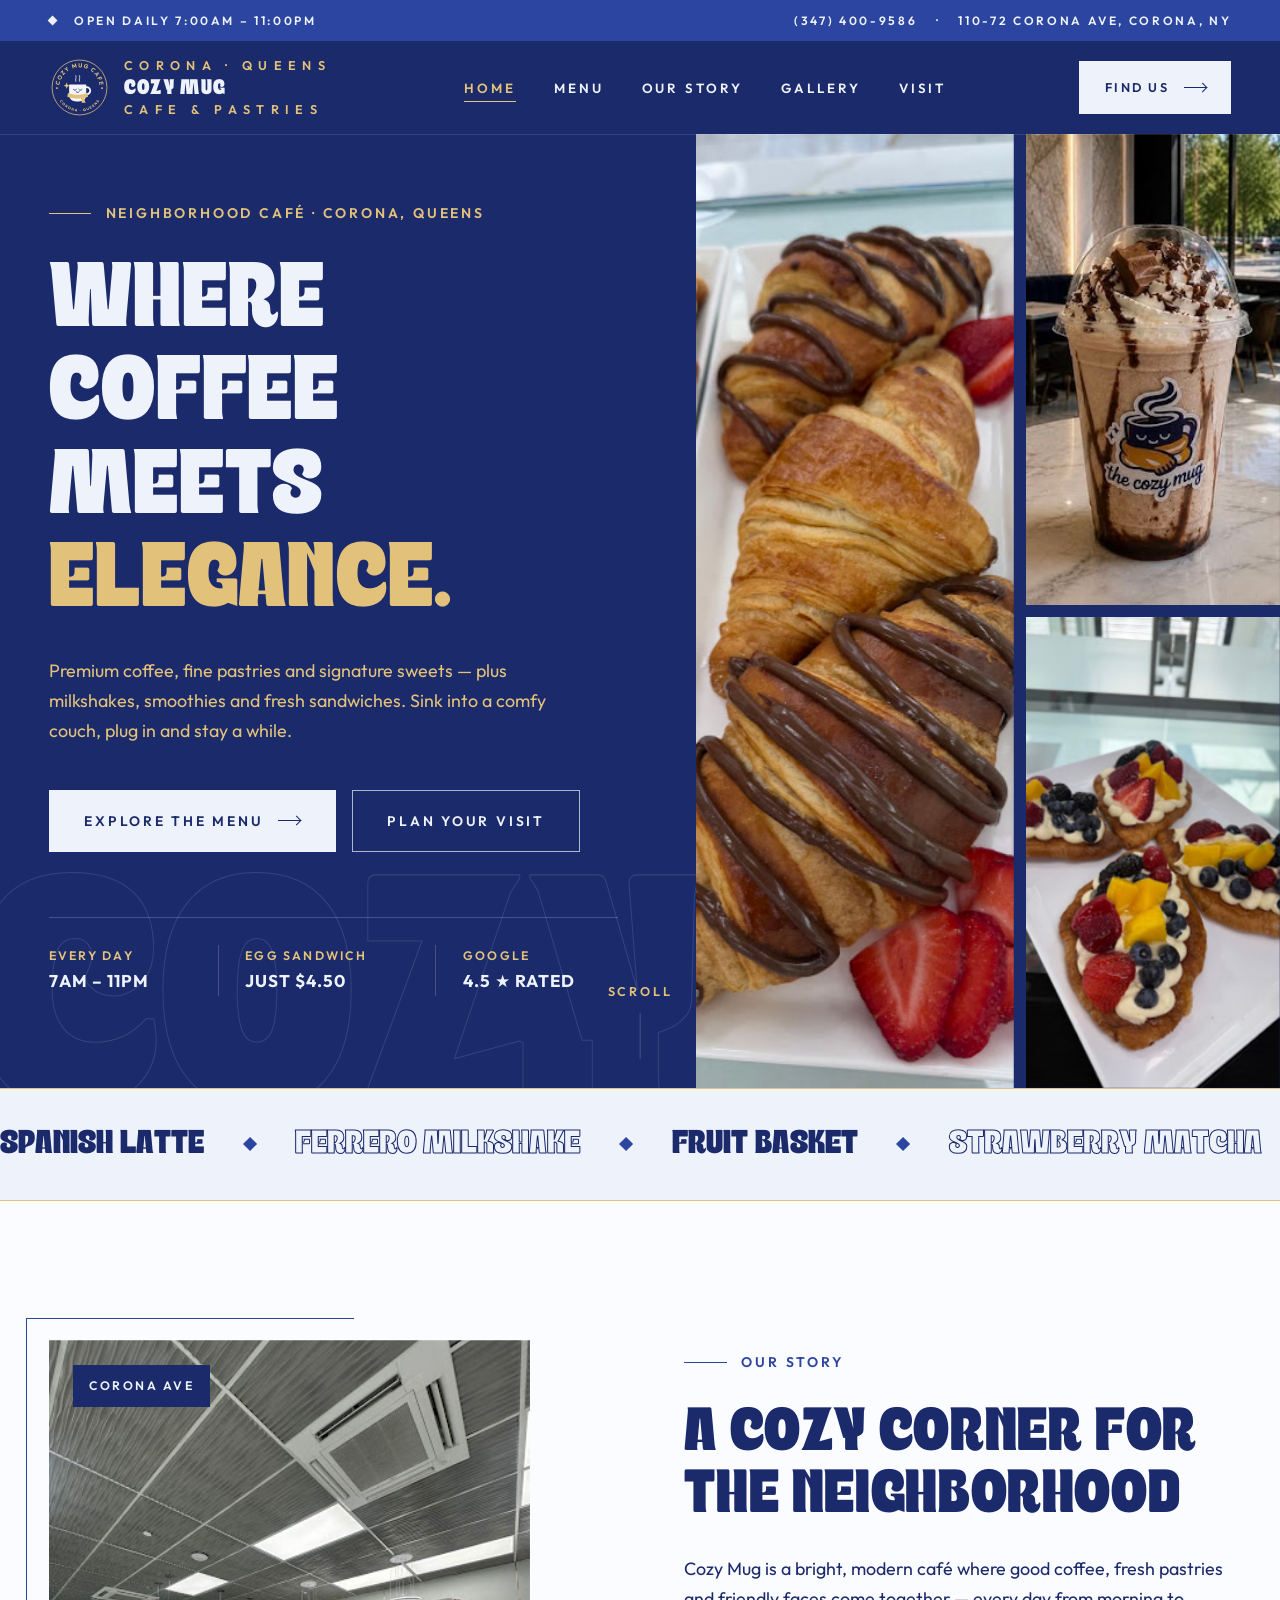
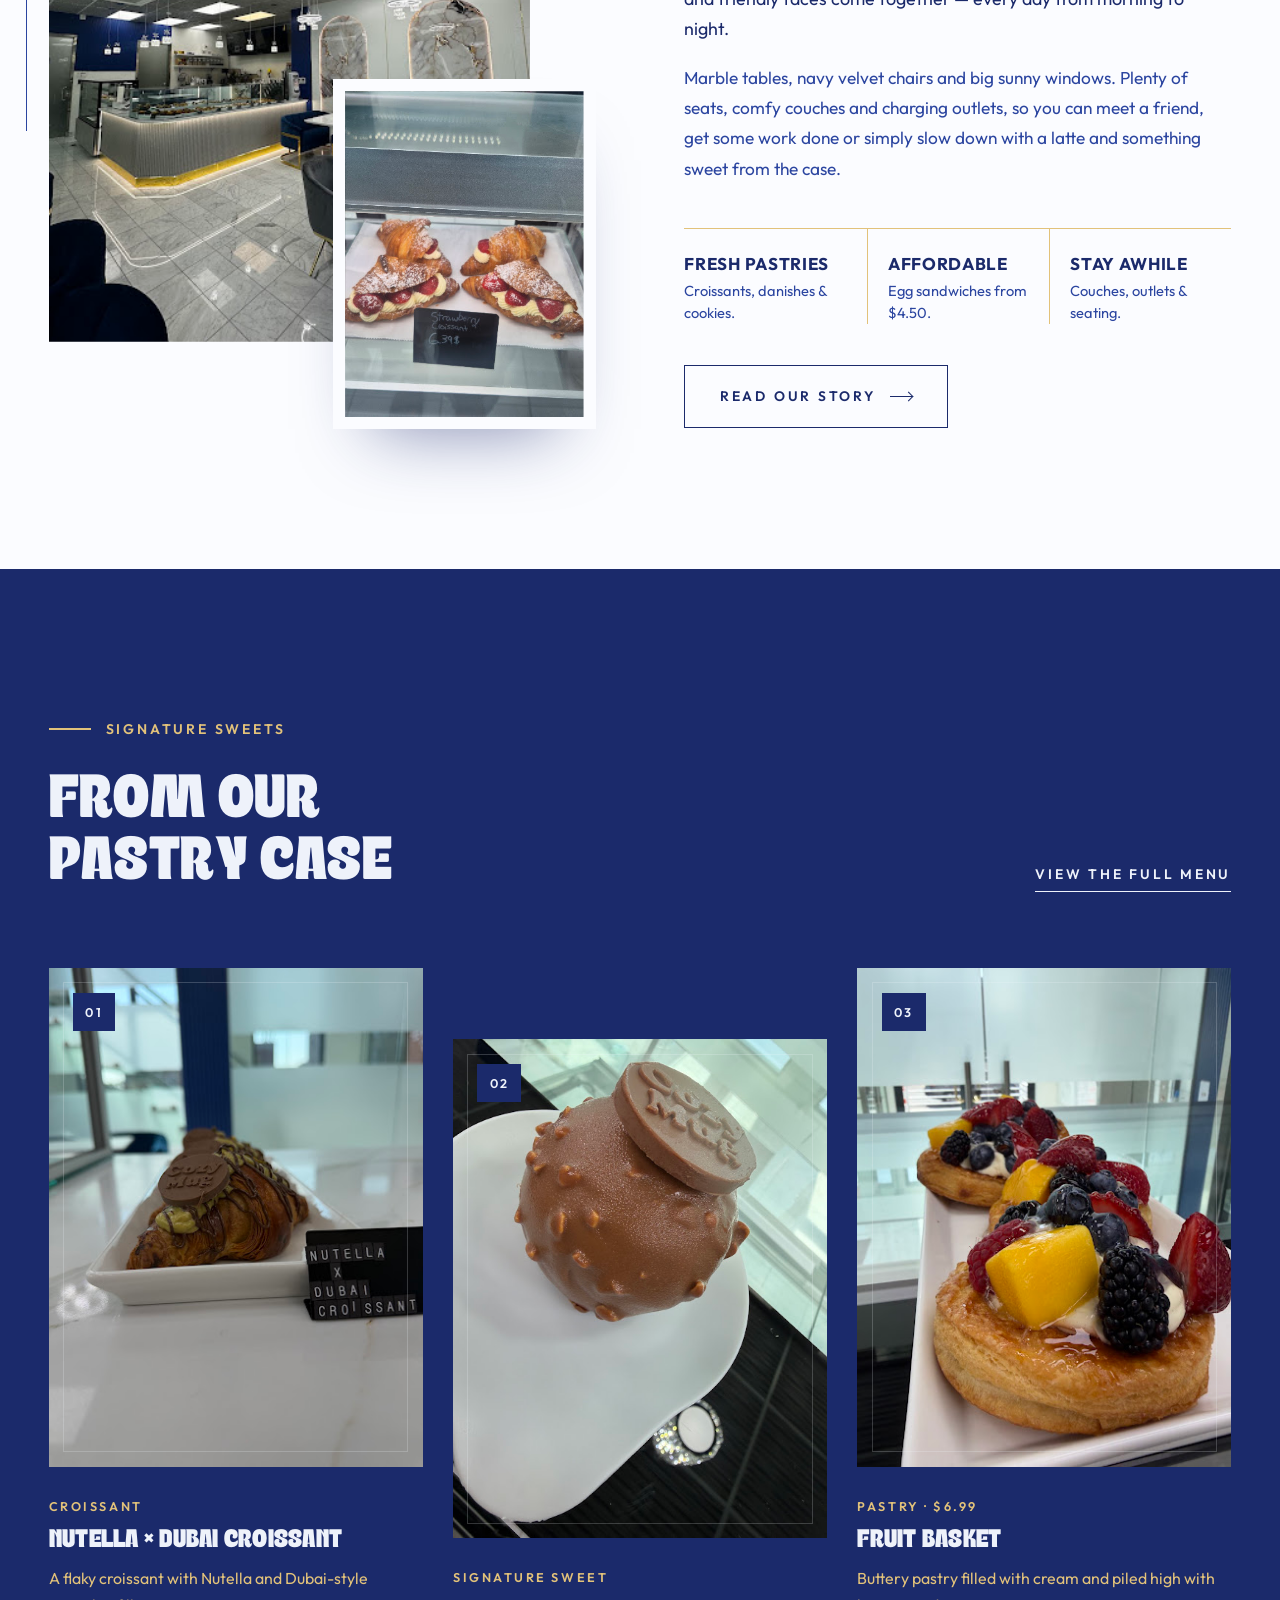
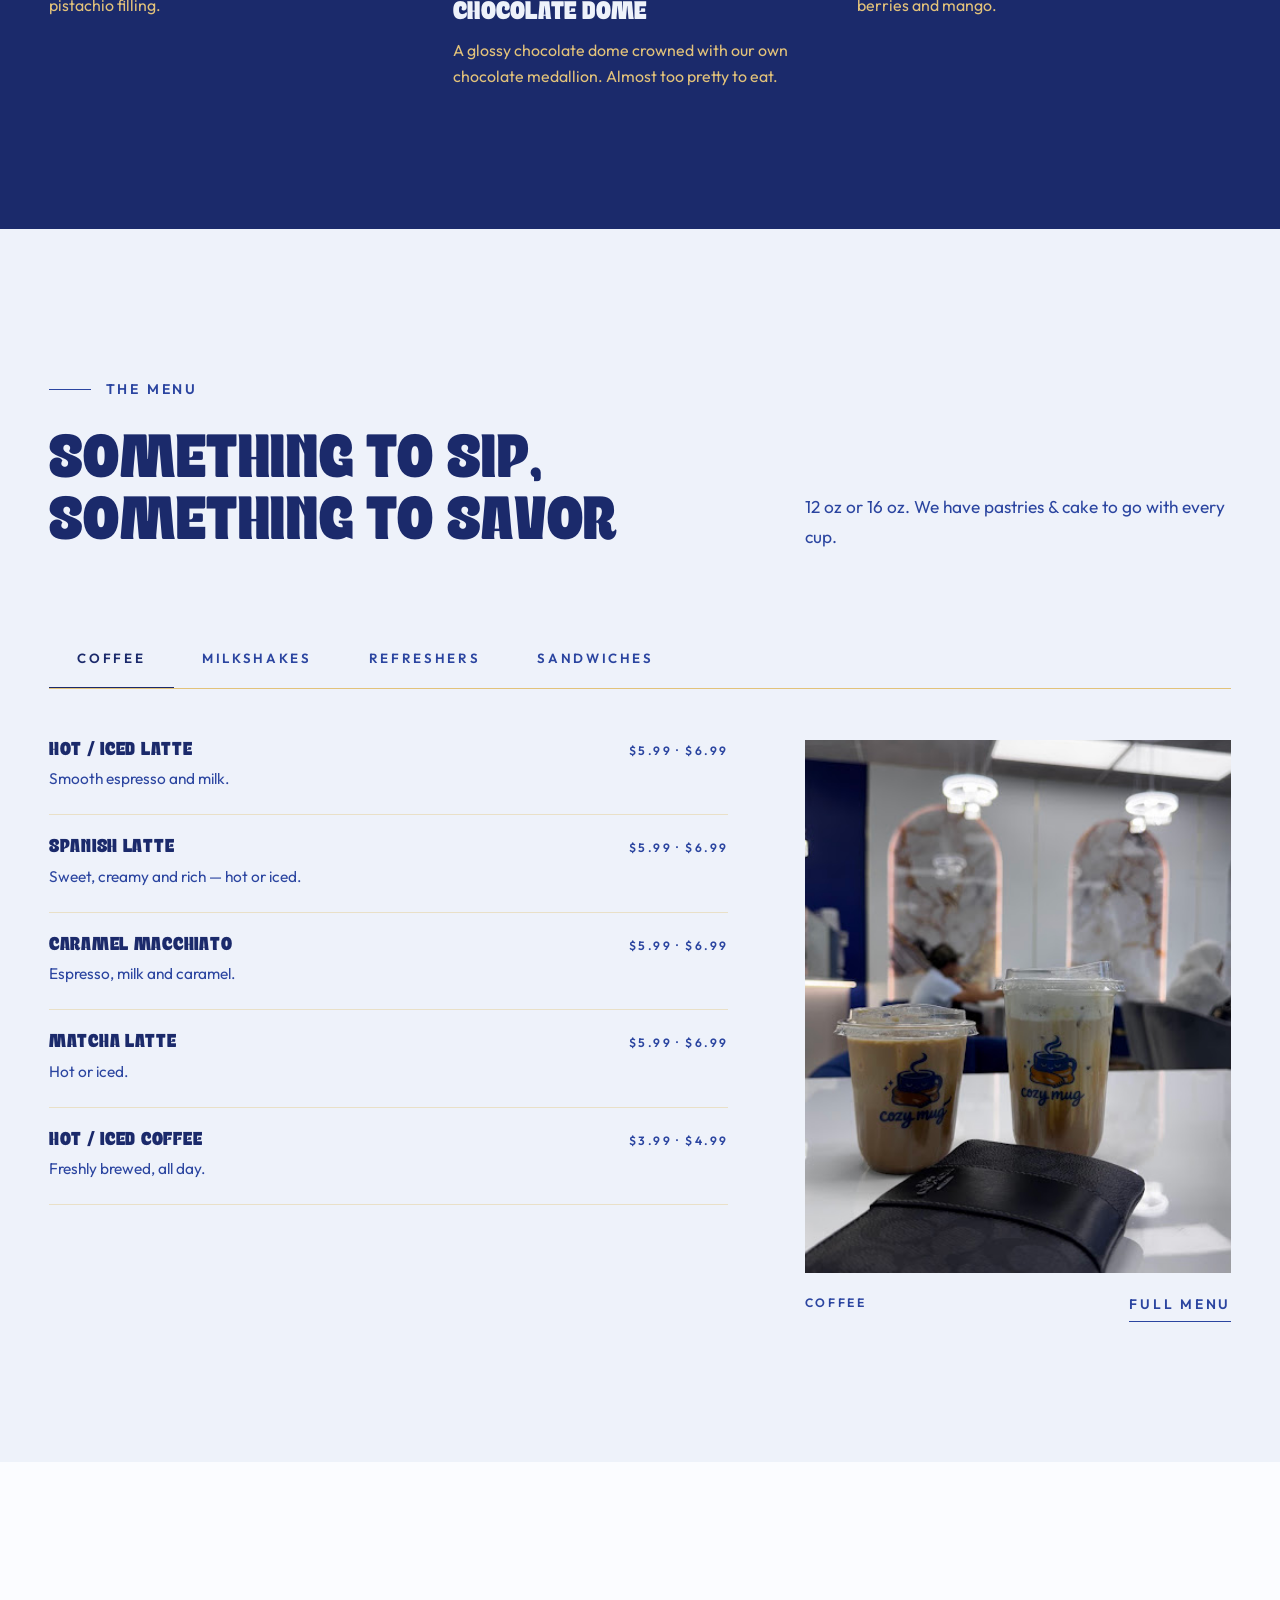
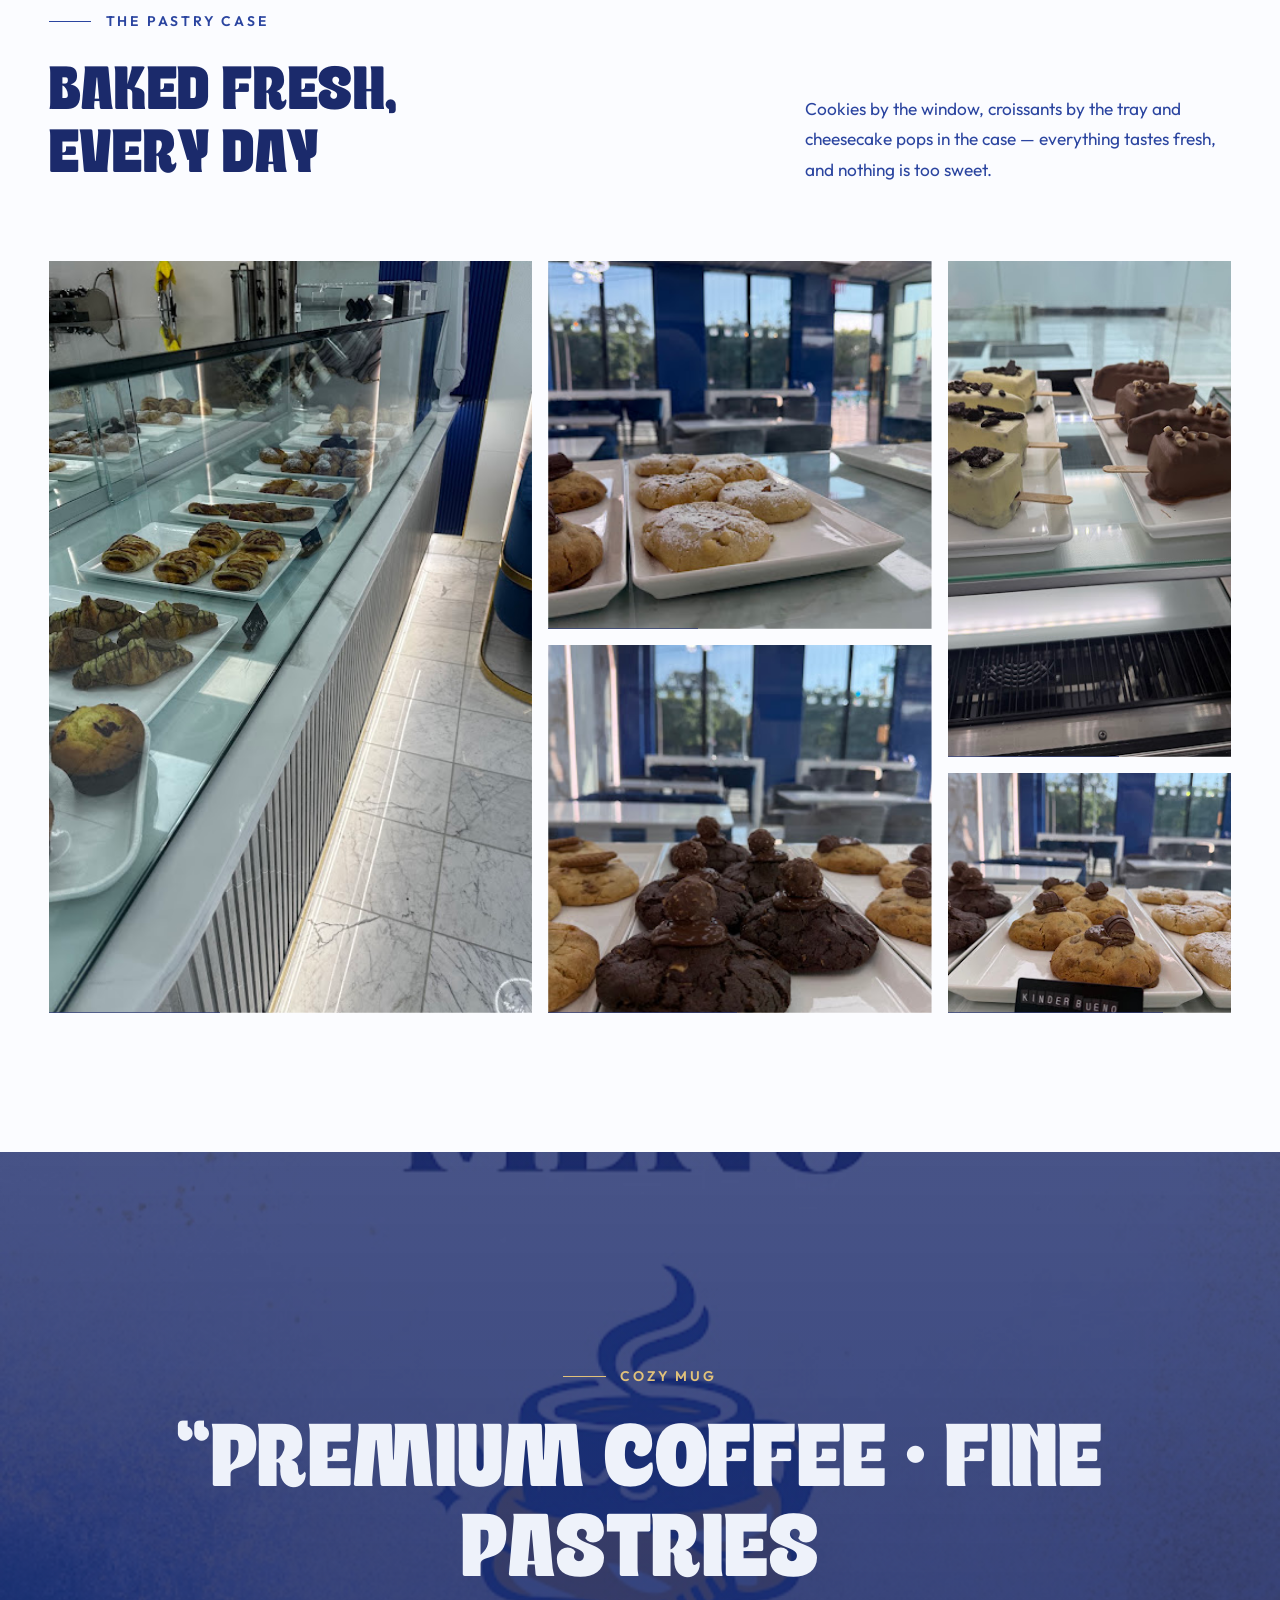
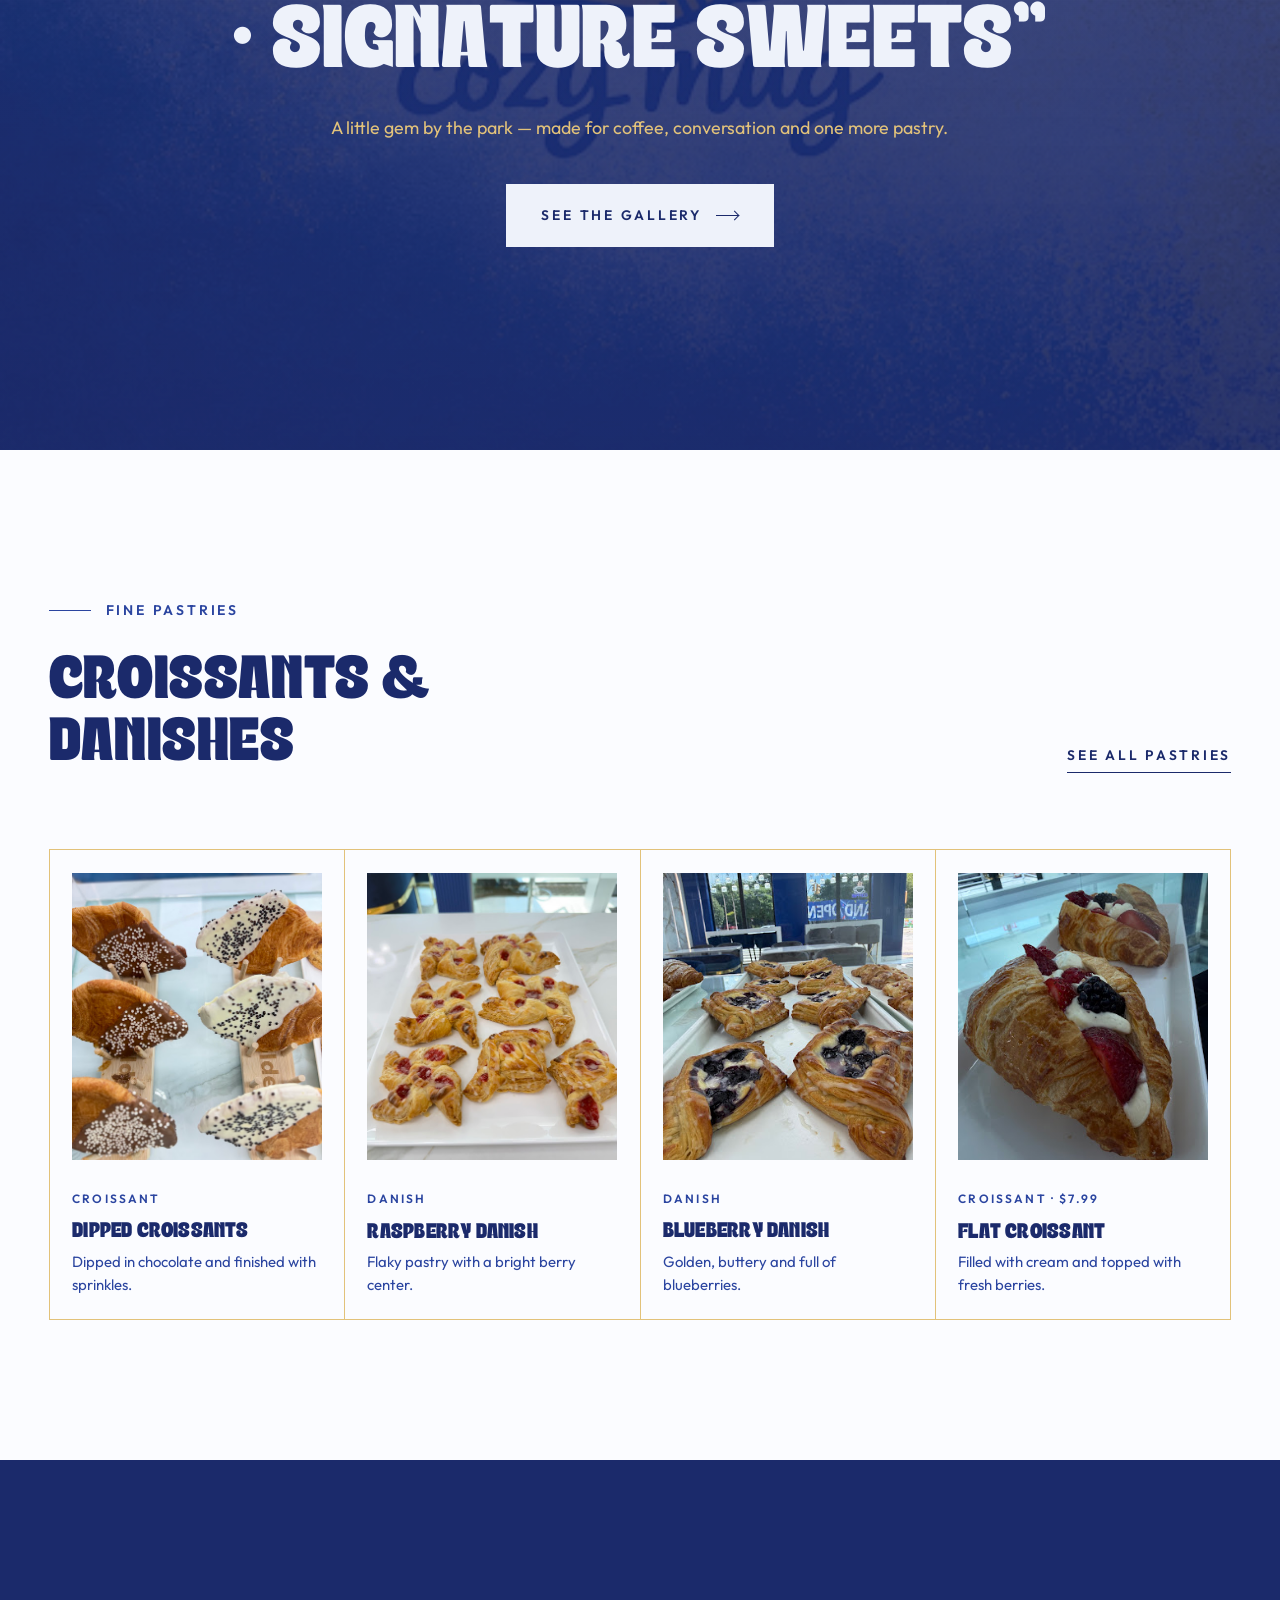
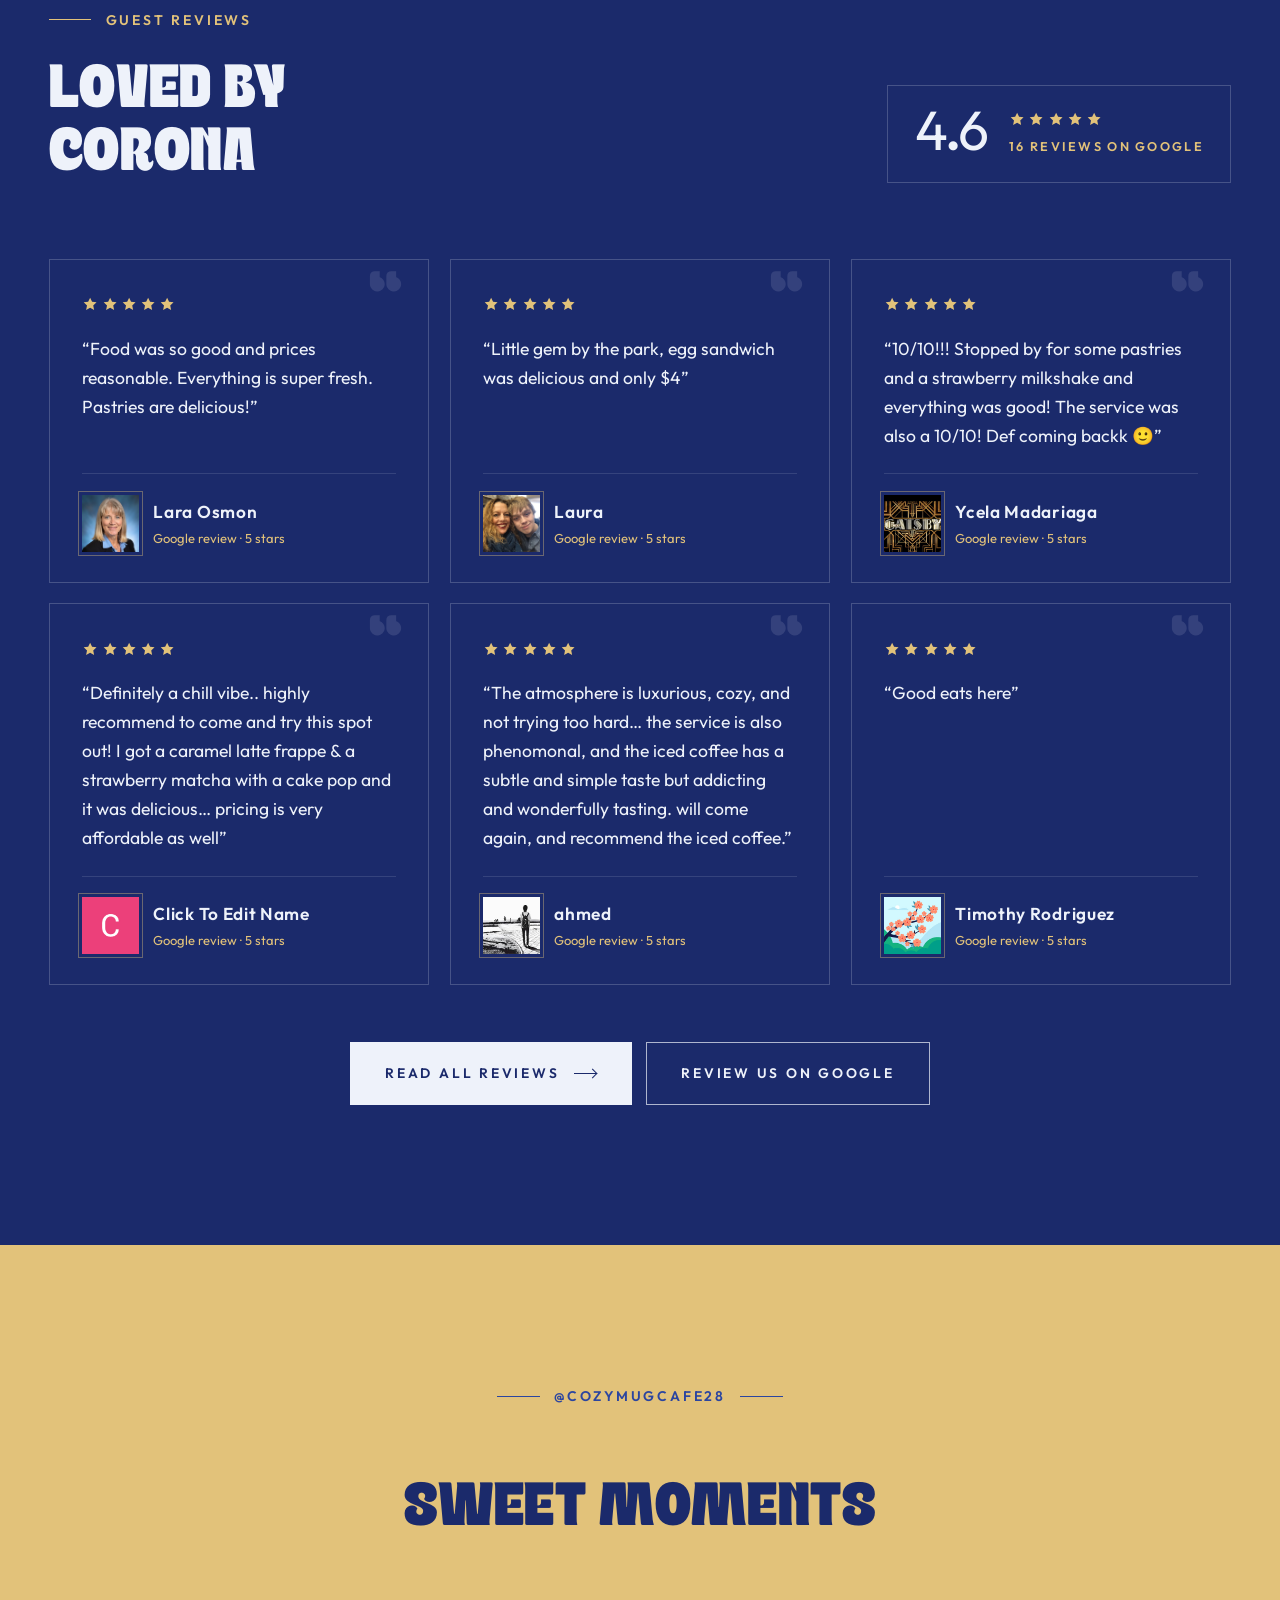
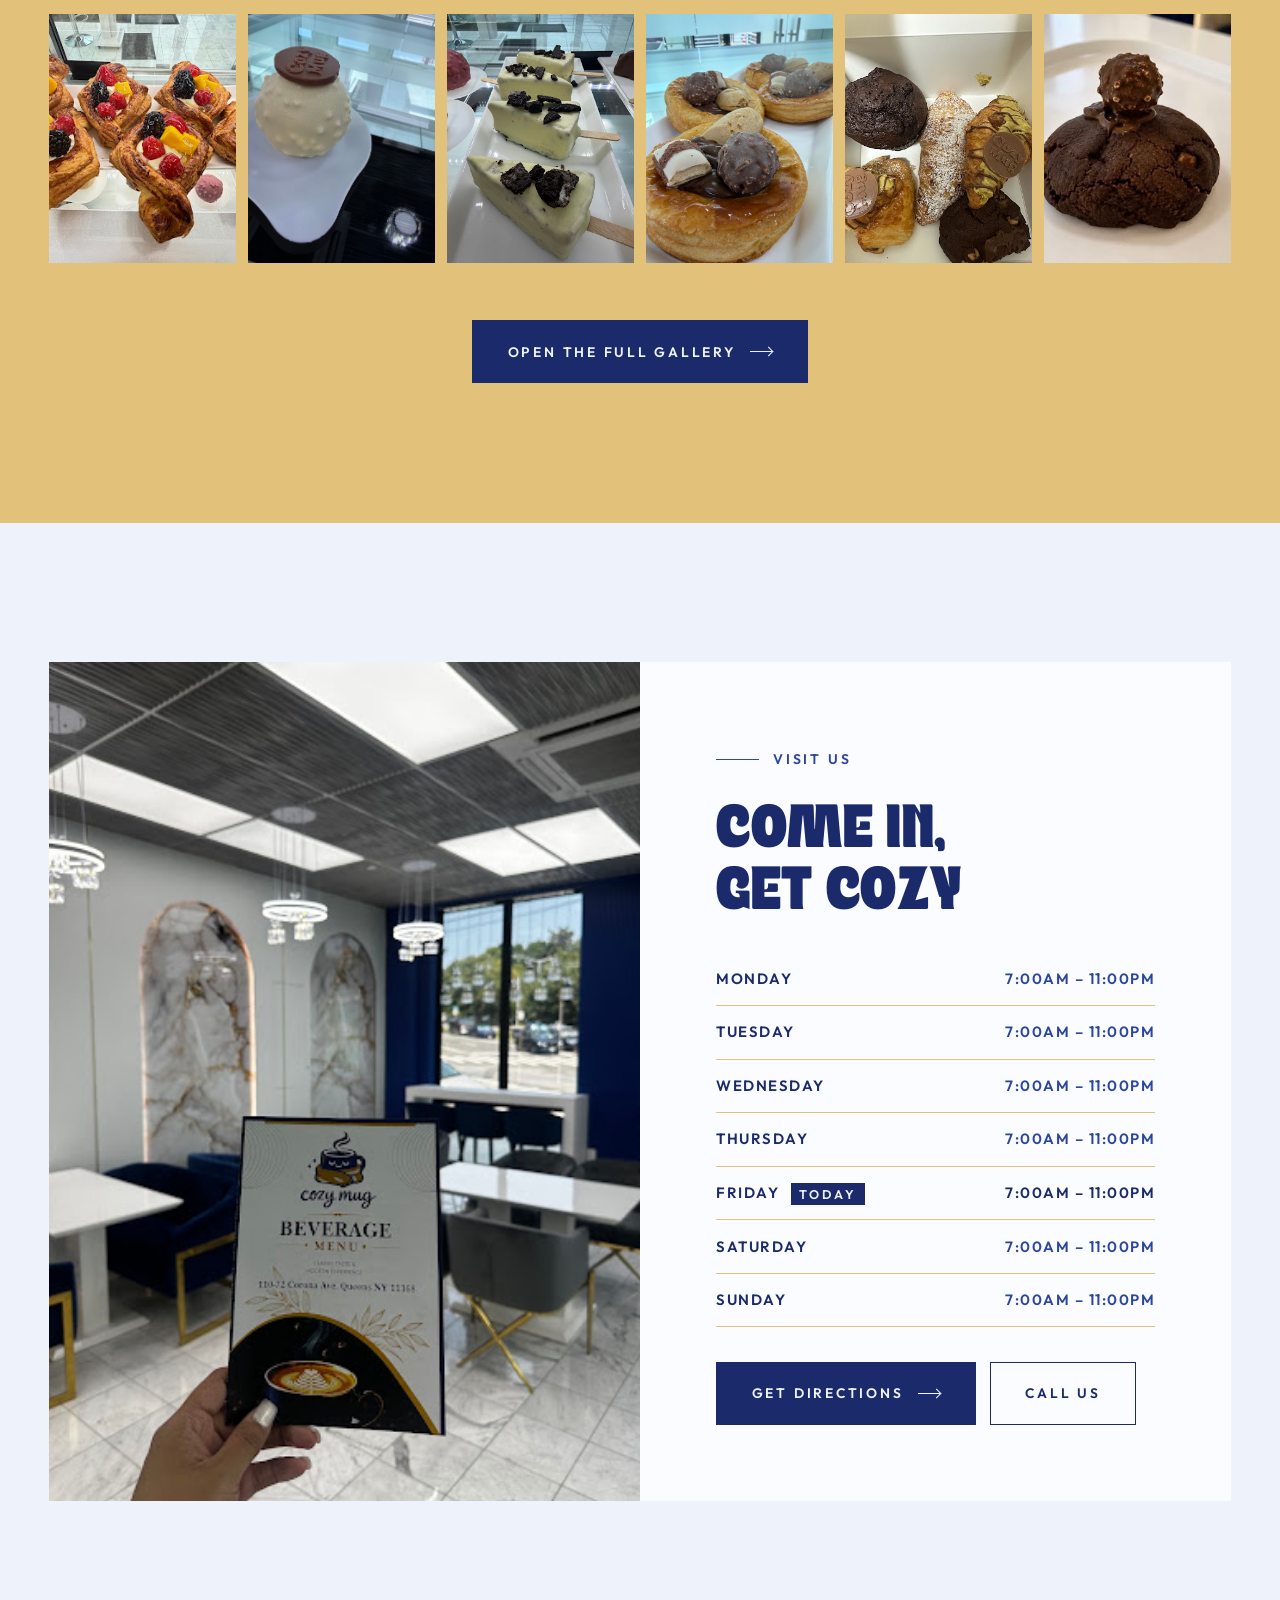
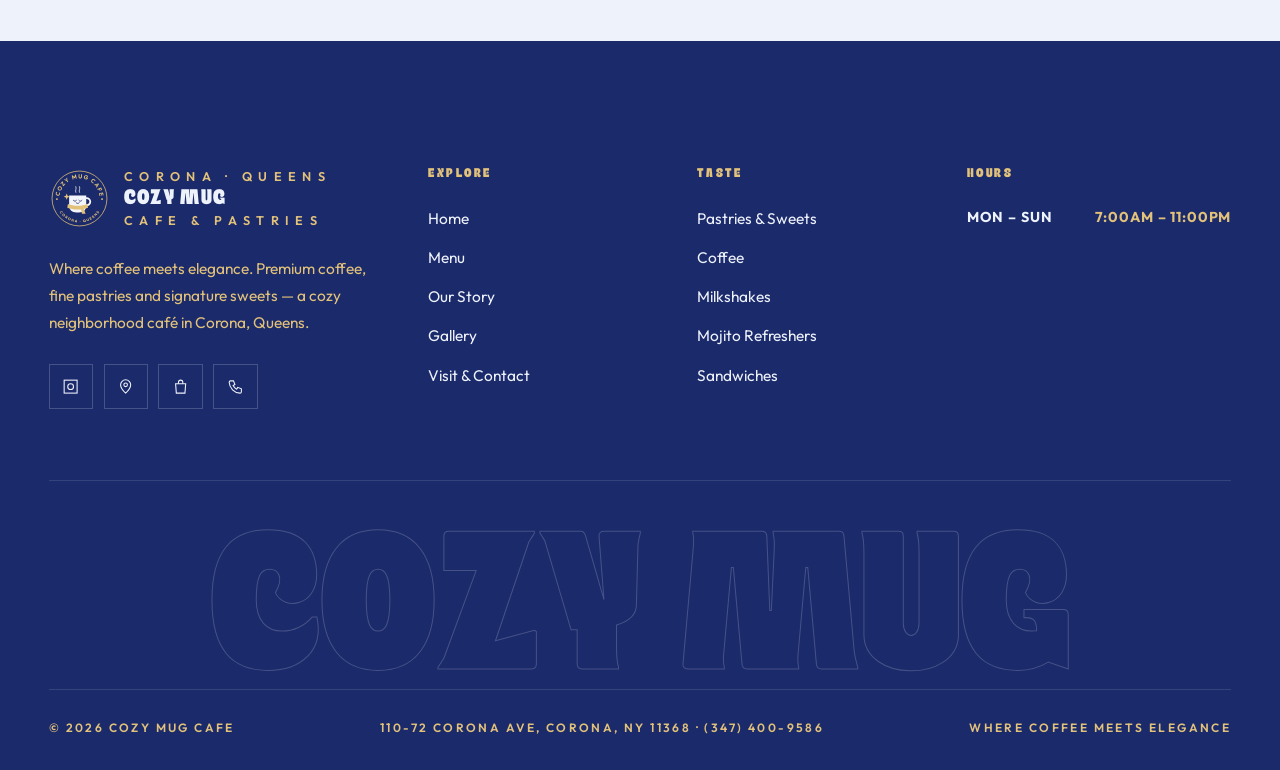
<file: index.html>
<!DOCTYPE html>
<html lang="en">
<head>
  <meta charset="UTF-8">
  <meta name="viewport" content="width=device-width, initial-scale=1.0">
  <title>Cozy Mug Cafe — Coffee, Pastries & Milkshakes in Corona, Queens</title>
  <meta name="description" content="Cozy Mug Cafe is a neighborhood café at 110-72 Corona Ave, Queens — premium coffee, fine pastries, signature sweets, milkshakes, smoothies, mojito refreshers and $4 egg sandwiches. Open daily 7AM–11PM.">
  <meta name="theme-color" content="#1B2A6B">
  <meta property="og:title" content="Cozy Mug Cafe — Coffee, Pastries & Milkshakes in Corona, Queens">
  <meta property="og:description" content="Cozy Mug Cafe is a neighborhood café at 110-72 Corona Ave, Queens — premium coffee, fine pastries, signature sweets, milkshakes, smoothies, mojito refreshers and $4 egg sandwiches. Open daily 7AM–11PM.">
  <meta property="og:image" content="assets/images/unnamed%20%2875%29.jpg">
  <link rel="icon" href="assets/logo.svg" type="image/svg+xml">
  <link rel="preconnect" href="https://fonts.googleapis.com">
  <link rel="preconnect" href="https://fonts.gstatic.com" crossorigin>
  <link href="https://fonts.googleapis.com/css2?family=Outfit:wght@400;500;600;700&display=swap" rel="stylesheet">
  <link rel="preload" as="image" href="assets/images/unnamed%20%2858%29.jpg" fetchpriority="high">
  <link rel="stylesheet" href="css/style.css">
</head>
<body>

<header class="site-header">
  <div class="topbar">
    <div class="container">
      <div class="t-items"><span class="diamond"></span><span>Open Daily 7:00AM – 11:00PM</span></div>
      <div class="t-items t-hide"><a href="tel:+13474009586">(347) 400-9586</a><span>·</span><span>110-72 Corona Ave, Corona, NY</span></div>
    </div>
  </div>
  <nav class="navbar" aria-label="Main">
    <div class="container">
      <a href="index.html" class="logo" aria-label="Cozy Mug Cafe home">
        <span class="logo-mark"><img src="assets/logo.svg" alt="" width="60" height="60"></span>
        <span class="logo-text"><small>CORONA · QUEENS</small><strong>COZY MUG</strong><small>CAFE &amp; PASTRIES</small></span>
      </a>
      <ul class="nav-links">
        <li><a href="index.html" class="active" aria-current="page">Home</a></li>
        <li><a href="menu.html">Menu</a></li>
        <li><a href="about.html">Our Story</a></li>
        <li><a href="gallery.html">Gallery</a></li>
        <li><a href="visit.html">Visit</a></li>
      </ul>
      <a href="visit.html" class="btn btn--light nav-cta">Find Us <span class="arrow"></span></a>
      <button class="menu-toggle" aria-label="Open menu" aria-expanded="false"><span></span><span></span><span></span></button>
    </div>
  </nav>
</header>

<div class="mobile-nav" aria-label="Mobile">
  <a class="m-link" href="index.html"><small>01</small>Home</a>
  <a class="m-link" href="menu.html"><small>02</small>Menu</a>
  <a class="m-link" href="about.html"><small>03</small>Our Story</a>
  <a class="m-link" href="gallery.html"><small>04</small>Gallery</a>
  <a class="m-link" href="visit.html"><small>05</small>Visit</a>
  <div class="m-foot">Open Daily 7:00AM – 11:00PM<br>110-72 Corona Ave, Corona, NY 11368<br><a href="tel:+13474009586">(347) 400-9586</a></div>
</div>

<main>
<!-- ================= HERO ================= -->
<section class="hero">
  <div class="hero-bg-word" aria-hidden="true">Cozy</div>
  <div class="container">
    <div class="hero-grid">
      <div class="hero-copy">
        <span class="eyebrow">Neighborhood Café · Corona, Queens</span>
        <h1>
          <span class="line"><span>Where Coffee</span></span>
          <span class="line"><span>Meets</span></span>
          <span class="line"><span class="accent">Elegance.</span></span>
        </h1>
        <p class="lead reveal">Premium coffee, fine pastries and signature sweets — plus milkshakes, smoothies and fresh sandwiches. Sink into a comfy couch, plug in and stay a while.</p>
        <div class="hero-actions reveal d1">
          <a href="menu.html" class="btn btn--light">Explore the Menu <span class="arrow"></span></a>
          <a href="visit.html" class="btn btn--outline-light">Plan Your Visit</a>
        </div>
        <div class="hero-meta reveal d2">
          <div><span>Every Day</span><strong>7AM – 11PM</strong></div>
          <div><span>Egg Sandwich</span><strong>Just $4.50</strong></div>
          <div><span>Google</span><strong>4.5 ★ Rated</strong></div>
        </div>
      </div>

      <div class="hero-collage">
        <figure><img src="assets/images/unnamed%20%2858%29.jpg" alt="Chocolate-drizzled croissants with fresh strawberries" fetchpriority="high"></figure>
        <figure><img src="assets/images/unnamed%20%2875%29.jpg" alt="Frappe in a Cozy Mug cup inside the café" fetchpriority="high"></figure>
        <figure><img src="assets/images/unnamed%20%2861%29.jpg" alt="Fruit basket pastries topped with fresh berries" fetchpriority="high"></figure>
      </div>
    </div>
  </div>
  <div class="scroll-cue" aria-hidden="true">Scroll<i></i></div>
</section>

<!-- ================= MARQUEE ================= -->
<div class="marquee" aria-hidden="true">
  <div class="marquee-track">
    <div class="marquee-group">
      <span>Spanish Latte</span><i class="diamond"></i><span class="ghost">Ferrero Milkshake</span><i class="diamond"></i><span>Fruit Basket</span><i class="diamond"></i><span class="ghost">Strawberry Matcha</span><i class="diamond"></i><span>Nutella Dubai Croissant</span><i class="diamond"></i><span class="ghost">Mango Mojito</span><i class="diamond"></i><span>Cake Pops</span><i class="diamond"></i><span class="ghost">Caramel Frappe</span><i class="diamond"></i>
    </div>
    <div class="marquee-group">
      <span>Spanish Latte</span><i class="diamond"></i><span class="ghost">Ferrero Milkshake</span><i class="diamond"></i><span>Fruit Basket</span><i class="diamond"></i><span class="ghost">Strawberry Matcha</span><i class="diamond"></i><span>Nutella Dubai Croissant</span><i class="diamond"></i><span class="ghost">Mango Mojito</span><i class="diamond"></i><span>Cake Pops</span><i class="diamond"></i><span class="ghost">Caramel Frappe</span><i class="diamond"></i>
    </div>
  </div>
</div>

<!-- ================= STORY ================= -->
<section class="section bg-white">
  <div class="container split">
    <div class="stack-images reveal">
      <span class="frame-line"></span>
      <div class="img-main reveal-img"><img src="assets/images/unnamed%20%2832%29.jpg" alt="Inside Cozy Mug Cafe — the counter and navy velvet seating" decoding="async"></div>
      <div class="img-float reveal-img d2"><img src="assets/images/unnamed%20%2814%29.jpg" alt="Strawberry cream croissant in the pastry case" decoding="async"></div>
      <span class="tag">Corona Ave</span>
    </div>
    <div class="text-block">
      <span class="eyebrow reveal">Our Story</span>
      <h2 class="reveal">A Cozy Corner for the Neighborhood</h2>
      <p class="lead reveal">Cozy Mug is a bright, modern café where good coffee, fresh pastries and friendly faces come together — every day from morning to night.</p>
      <p class="muted reveal">Marble tables, navy velvet chairs and big sunny windows. Plenty of seats, comfy couches and charging outlets, so you can meet a friend, get some work done or simply slow down with a latte and something sweet from the case.</p>
      <div class="features reveal">
        <div><strong>Fresh Pastries</strong><span>Croissants, danishes &amp; cookies.</span></div>
        <div><strong>Affordable</strong><span>Egg sandwiches from $4.50.</span></div>
        <div><strong>Stay Awhile</strong><span>Couches, outlets &amp; seating.</span></div>
      </div>
      <a href="about.html" class="btn btn--outline reveal">Read Our Story <span class="arrow"></span></a>
    </div>
  </div>
</section>

<!-- ================= FAVORITES ================= -->
<section class="section bg-espresso">
  <div class="container">
    <div class="section-head">
      <div>
        <span class="eyebrow reveal">Signature Sweets</span>
        <h2 class="reveal">From Our<br>Pastry Case</h2>
      </div>
      <a href="menu.html#pastries" class="link-line reveal">View the Full Menu</a>
    </div>
    <div class="sig-grid">
      <article class="sig-card reveal">
        <div class="media"><span class="num">01</span><img src="assets/images/unnamed%20%2822%29.jpg" alt="Nutella × Dubai croissant" decoding="async"></div>
        <span class="kind">Croissant</span>
        <h3>Nutella × Dubai Croissant</h3>
        <p>A flaky croissant with Nutella and Dubai-style pistachio filling.</p>
      </article>
      <article class="sig-card reveal d1">
        <div class="media"><span class="num">02</span><img src="assets/images/unnamed%20%2860%29.jpg" alt="Milk chocolate dome dessert topped with a Mug medallion" decoding="async"></div>
        <span class="kind">Signature Sweet</span>
        <h3>Chocolate Dome</h3>
        <p>A glossy chocolate dome crowned with our own chocolate medallion. Almost too pretty to eat.</p>
      </article>
      <article class="sig-card reveal d2">
        <div class="media"><span class="num">03</span><img src="assets/images/unnamed%20%2863%29.jpg" alt="Fruit basket pastry with berries and mango" decoding="async"></div>
        <span class="kind">Pastry · $6.99</span>
        <h3>Fruit Basket</h3>
        <p>Buttery pastry filled with cream and piled high with berries and mango.</p>
      </article>
    </div>
  </div>
</section>

<!-- ================= MENU PREVIEW ================= -->
<section class="section bg-cream" data-tabs>
  <div class="container">
    <div class="section-head">
      <div>
        <span class="eyebrow reveal">The Menu</span>
        <h2 class="reveal">Something to Sip,<br>Something to Savor</h2>
      </div>
      <p class="muted reveal">12 oz or 16 oz. We have pastries &amp; cake to go with every cup.</p>
    </div>

    <div class="tabs reveal" role="tablist">
      <button class="tab-btn active" role="tab" aria-selected="true">Coffee</button>
      <button class="tab-btn" role="tab" aria-selected="false">Milkshakes</button>
      <button class="tab-btn" role="tab" aria-selected="false">Refreshers</button>
      <button class="tab-btn" role="tab" aria-selected="false">Sandwiches</button>
    </div>

    <div class="menu-preview">
      <div>
        <div class="tab-panel active">
          <ul class="menu-list">
            <li><h4>Hot / Iced Latte</h4><span class="opt">$5.99 · $6.99</span><p>Smooth espresso and milk.</p></li>
            <li><h4>Spanish Latte</h4><span class="opt">$5.99 · $6.99</span><p>Sweet, creamy and rich — hot or iced.</p></li>
            <li><h4>Caramel Macchiato</h4><span class="opt">$5.99 · $6.99</span><p>Espresso, milk and caramel.</p></li>
            <li><h4>Matcha Latte</h4><span class="opt">$5.99 · $6.99</span><p>Hot or iced.</p></li>
            <li><h4>Hot / Iced Coffee</h4><span class="opt">$3.99 · $4.99</span><p>Freshly brewed, all day.</p></li>
          </ul>
        </div>
        <div class="tab-panel">
          <ul class="menu-list">
            <li><h4>Ferrero</h4><span class="opt">$8.99 · $9.99</span><p>Chocolate-hazelnut indulgence.</p></li>
            <li><h4>Nutella</h4><span class="opt">$8.99 · $9.99</span><p>Rich and chocolatey.</p></li>
            <li><h4>Kinder</h4><span class="opt">$8.99 · $9.99</span><p>Creamy milk chocolate.</p></li>
            <li><h4>Pistachio</h4><span class="opt">$8.99 · $9.99</span><p>Nutty and smooth.</p></li>
            <li><h4>Strawberry</h4><span class="opt">$8.99 · $9.99</span><p>A classic, done right.</p></li>
          </ul>
        </div>
        <div class="tab-panel">
          <ul class="menu-list">
            <li><h4>Classic Lemonade</h4><span class="opt">$5.99 · $6.99</span><p>Mojito refresher.</p></li>
            <li><h4>Passionfruit</h4><span class="opt">$5.99 · $6.99</span><p>Mojito refresher.</p></li>
            <li><h4>Mango</h4><span class="opt">$5.99 · $6.99</span><p>Mojito refresher.</p></li>
            <li><h4>Strawberry Banana Smoothie</h4><span class="opt">$5.99 · $6.99</span><p>Blended fresh.</p></li>
            <li><h4>Mango Pineapple Smoothie</h4><span class="opt">$5.99 · $6.99</span><p>Tropical and bright.</p></li>
          </ul>
        </div>
        <div class="tab-panel">
          <ul class="menu-list">
            <li><h4>Egg &amp; Cheese Sandwich <span class="tag-sm">Guest Favorite</span></h4><span class="opt">$4.50</span><p>On a roll, hero, bagel or toast.</p></li>
            <li><h4>Bacon, Egg &amp; Cheese</h4><span class="opt">$5.00</span><p>The breakfast classic.</p></li>
            <li><h4>Croissant Egg &amp; Cheese</h4><span class="opt">$4.50</span><p>On a buttery croissant.</p></li>
            <li><h4>Avocado Toast</h4><span class="opt">$4.00</span><p>Simple and fresh.</p></li>
            <li><h4>Honey Glazed Turkey &amp; Cheese</h4><span class="opt">$8.99 – $9.99</span><p>With lettuce and tomato.</p></li>
          </ul>
        </div>
      </div>
      <div class="preview-media reveal">
        <div class="frame">
          <img class="active" src="assets/images/unnamed%20%2841%29.jpg" alt="Iced lattes in Cozy Mug cups" decoding="async">
          <img src="assets/images/unnamed%20%2852%29.jpg" alt="Smoothies, milkshakes and frappe menu" decoding="async">
          <img src="assets/images/unnamed%20%2813%29.jpg" alt="Coffee, tea and mojito refresher menu" decoding="async">
          <img src="assets/images/unnamed%20%2840%29.jpg" alt="Sandwiches menu" decoding="async">
        </div>
        <div class="caption"><span>Coffee</span><a href="menu.html" class="link-line">Full Menu</a></div>
      </div>
    </div>
  </div>
</section>

<!-- ================= THE CASE ================= -->
<section class="section bg-white">
  <div class="container">
    <div class="section-head">
      <div>
        <span class="eyebrow reveal">The Pastry Case</span>
        <h2 class="reveal">Baked Fresh,<br>Every Day</h2>
      </div>
      <p class="muted reveal">Cookies by the window, croissants by the tray and cheesecake pops in the case — everything tastes fresh, and nothing is too sweet.</p>
    </div>
    <div class="mosaic">
      <figure class="m-a reveal-img"><img src="assets/images/unnamed%20%2839%29.jpg" alt="The pastry display case" decoding="async"><figcaption>The Display Case</figcaption></figure>
      <figure class="m-b reveal-img d1"><img src="assets/images/unnamed%20%2846%29.jpg" alt="Fresh cookies by the window" decoding="async"><figcaption>Fresh Cookies</figcaption></figure>
      <figure class="m-c reveal-img d2"><img src="assets/images/unnamed%20%2856%29.jpg" alt="Cheesecake pops and chocolate bars in the case" decoding="async"><figcaption>Cheesecake Pops</figcaption></figure>
      <figure class="m-d reveal-img d2"><img src="assets/images/unnamed%20%2868%29.jpg" alt="Double chocolate cookies" decoding="async"><figcaption>Double Chocolate</figcaption></figure>
      <figure class="m-e reveal-img d3"><img src="assets/images/unnamed%20%2870%29.jpg" alt="Kinder Bueno cookies" decoding="async"><figcaption>Kinder Bueno Cookies</figcaption></figure>
    </div>
  </div>
</section>

<!-- ================= QUOTE BAND ================= -->
<section class="quote-band">
  <div class="bg" data-parallax style="background-image:url('assets/images/unnamed%20%2853%29.jpg')"></div>
  <div class="container">
    <span class="eyebrow reveal">Cozy Mug</span>
    <h2 class="reveal">“Premium Coffee · Fine Pastries<br>· Signature Sweets”</h2>
    <p class="lead reveal">A little gem by the park — made for coffee, conversation and one more pastry.</p>
    <a href="gallery.html" class="btn btn--light reveal">See the Gallery <span class="arrow"></span></a>
  </div>
</section>

<!-- ================= PASTRIES ================= -->
<section class="section bg-white">
  <div class="container">
    <div class="section-head">
      <div>
        <span class="eyebrow reveal">Fine Pastries</span>
        <h2 class="reveal">Croissants &amp;<br>Danishes</h2>
      </div>
      <a href="menu.html#pastries" class="link-line reveal">See All Pastries</a>
    </div>
    <div class="bake-grid">
      <article class="bake-item reveal">
        <div class="media"><img src="assets/images/unnamed%20%2821%29.jpg" alt="Chocolate-dipped croissants with sprinkles" decoding="async"></div>
        <span>Croissant</span><h3>Dipped Croissants</h3><p>Dipped in chocolate and finished with sprinkles.</p>
      </article>
      <article class="bake-item reveal d1">
        <div class="media"><img src="assets/images/unnamed%20%2819%29.jpg" alt="Raspberry danishes" decoding="async"></div>
        <span>Danish</span><h3>Raspberry Danish</h3><p>Flaky pastry with a bright berry center.</p>
      </article>
      <article class="bake-item reveal d2">
        <div class="media"><img src="assets/images/unnamed%20%2847%29.jpg" alt="Blueberry danishes" decoding="async"></div>
        <span>Danish</span><h3>Blueberry Danish</h3><p>Golden, buttery and full of blueberries.</p>
      </article>
      <article class="bake-item reveal d3">
        <div class="media"><img src="assets/images/unnamed%20%2864%29.jpg" alt="Flat croissant with cream and fresh fruit" decoding="async"></div>
        <span>Croissant · $7.99</span><h3>Flat Croissant</h3><p>Filled with cream and topped with fresh berries.</p>
      </article>
    </div>
  </div>
</section>

<!-- ================= REVIEWS ================= -->
<section class="section bg-espresso reviews">
  <div class="container">
    <div class="section-head">
      <div>
        <span class="eyebrow reveal">Guest Reviews</span>
        <h2 class="reveal">Loved by<br>Corona</h2>
      </div>
      <div class="rating-badge reveal">
        <strong>4.6</strong>
        <div><div class="stars" aria-label="4.6 out of 5 stars"><svg viewBox="0 0 24 24"><path d="M12 2.5l2.9 6.1 6.6.8-4.9 4.6 1.3 6.6L12 17.3l-5.9 3.3 1.3-6.6-4.9-4.6 6.6-.8z"/></svg><svg viewBox="0 0 24 24"><path d="M12 2.5l2.9 6.1 6.6.8-4.9 4.6 1.3 6.6L12 17.3l-5.9 3.3 1.3-6.6-4.9-4.6 6.6-.8z"/></svg><svg viewBox="0 0 24 24"><path d="M12 2.5l2.9 6.1 6.6.8-4.9 4.6 1.3 6.6L12 17.3l-5.9 3.3 1.3-6.6-4.9-4.6 6.6-.8z"/></svg><svg viewBox="0 0 24 24"><path d="M12 2.5l2.9 6.1 6.6.8-4.9 4.6 1.3 6.6L12 17.3l-5.9 3.3 1.3-6.6-4.9-4.6 6.6-.8z"/></svg><svg viewBox="0 0 24 24"><path d="M12 2.5l2.9 6.1 6.6.8-4.9 4.6 1.3 6.6L12 17.3l-5.9 3.3 1.3-6.6-4.9-4.6 6.6-.8z"/></svg></div><span>16 reviews on Google</span></div>
      </div>
    </div>
    <div class="review-grid">
      <figure class="review-card reveal">
        <div class="r-body">
        <div class="stars" aria-label="5 out of 5 stars"><svg viewBox="0 0 24 24"><path d="M12 2.5l2.9 6.1 6.6.8-4.9 4.6 1.3 6.6L12 17.3l-5.9 3.3 1.3-6.6-4.9-4.6 6.6-.8z"/></svg><svg viewBox="0 0 24 24"><path d="M12 2.5l2.9 6.1 6.6.8-4.9 4.6 1.3 6.6L12 17.3l-5.9 3.3 1.3-6.6-4.9-4.6 6.6-.8z"/></svg><svg viewBox="0 0 24 24"><path d="M12 2.5l2.9 6.1 6.6.8-4.9 4.6 1.3 6.6L12 17.3l-5.9 3.3 1.3-6.6-4.9-4.6 6.6-.8z"/></svg><svg viewBox="0 0 24 24"><path d="M12 2.5l2.9 6.1 6.6.8-4.9 4.6 1.3 6.6L12 17.3l-5.9 3.3 1.3-6.6-4.9-4.6 6.6-.8z"/></svg><svg viewBox="0 0 24 24"><path d="M12 2.5l2.9 6.1 6.6.8-4.9 4.6 1.3 6.6L12 17.3l-5.9 3.3 1.3-6.6-4.9-4.6 6.6-.8z"/></svg></div>
        <blockquote>“Food was so good and prices reasonable. Everything is super fresh. Pastries are delicious!”</blockquote>
        <figcaption><span class="r-avatar"><img src="assets/reviews/lara-osmon.jpg" alt="Lara Osmon profile photo on Google" decoding="async" width="56" height="56"></span><span><strong>Lara Osmon</strong><small>Google review · 5 stars</small></span></figcaption>
        </div>
      </figure>
      <figure class="review-card reveal d1">
        <div class="r-body">
        <div class="stars" aria-label="5 out of 5 stars"><svg viewBox="0 0 24 24"><path d="M12 2.5l2.9 6.1 6.6.8-4.9 4.6 1.3 6.6L12 17.3l-5.9 3.3 1.3-6.6-4.9-4.6 6.6-.8z"/></svg><svg viewBox="0 0 24 24"><path d="M12 2.5l2.9 6.1 6.6.8-4.9 4.6 1.3 6.6L12 17.3l-5.9 3.3 1.3-6.6-4.9-4.6 6.6-.8z"/></svg><svg viewBox="0 0 24 24"><path d="M12 2.5l2.9 6.1 6.6.8-4.9 4.6 1.3 6.6L12 17.3l-5.9 3.3 1.3-6.6-4.9-4.6 6.6-.8z"/></svg><svg viewBox="0 0 24 24"><path d="M12 2.5l2.9 6.1 6.6.8-4.9 4.6 1.3 6.6L12 17.3l-5.9 3.3 1.3-6.6-4.9-4.6 6.6-.8z"/></svg><svg viewBox="0 0 24 24"><path d="M12 2.5l2.9 6.1 6.6.8-4.9 4.6 1.3 6.6L12 17.3l-5.9 3.3 1.3-6.6-4.9-4.6 6.6-.8z"/></svg></div>
        <blockquote>“Little gem by the park, egg sandwich was delicious and only $4”</blockquote>
        <figcaption><span class="r-avatar"><img src="assets/reviews/laura.jpg" alt="Laura profile photo on Google" decoding="async" width="56" height="56"></span><span><strong>Laura</strong><small>Google review · 5 stars</small></span></figcaption>
        </div>
      </figure>
      <figure class="review-card reveal">
        <div class="r-body">
        <div class="stars" aria-label="5 out of 5 stars"><svg viewBox="0 0 24 24"><path d="M12 2.5l2.9 6.1 6.6.8-4.9 4.6 1.3 6.6L12 17.3l-5.9 3.3 1.3-6.6-4.9-4.6 6.6-.8z"/></svg><svg viewBox="0 0 24 24"><path d="M12 2.5l2.9 6.1 6.6.8-4.9 4.6 1.3 6.6L12 17.3l-5.9 3.3 1.3-6.6-4.9-4.6 6.6-.8z"/></svg><svg viewBox="0 0 24 24"><path d="M12 2.5l2.9 6.1 6.6.8-4.9 4.6 1.3 6.6L12 17.3l-5.9 3.3 1.3-6.6-4.9-4.6 6.6-.8z"/></svg><svg viewBox="0 0 24 24"><path d="M12 2.5l2.9 6.1 6.6.8-4.9 4.6 1.3 6.6L12 17.3l-5.9 3.3 1.3-6.6-4.9-4.6 6.6-.8z"/></svg><svg viewBox="0 0 24 24"><path d="M12 2.5l2.9 6.1 6.6.8-4.9 4.6 1.3 6.6L12 17.3l-5.9 3.3 1.3-6.6-4.9-4.6 6.6-.8z"/></svg></div>
        <blockquote>“10/10!!! Stopped by for some pastries and a strawberry milkshake and everything was good! The service was also a 10/10! Def coming backk 🙂”</blockquote>
        <figcaption><span class="r-avatar"><img src="assets/reviews/ycela-madariaga.jpg" alt="Ycela Madariaga profile photo on Google" decoding="async" width="56" height="56"></span><span><strong>Ycela Madariaga</strong><small>Google review · 5 stars</small></span></figcaption>
        </div>
      </figure>
      <figure class="review-card reveal d1">
        <div class="r-body">
        <div class="stars" aria-label="5 out of 5 stars"><svg viewBox="0 0 24 24"><path d="M12 2.5l2.9 6.1 6.6.8-4.9 4.6 1.3 6.6L12 17.3l-5.9 3.3 1.3-6.6-4.9-4.6 6.6-.8z"/></svg><svg viewBox="0 0 24 24"><path d="M12 2.5l2.9 6.1 6.6.8-4.9 4.6 1.3 6.6L12 17.3l-5.9 3.3 1.3-6.6-4.9-4.6 6.6-.8z"/></svg><svg viewBox="0 0 24 24"><path d="M12 2.5l2.9 6.1 6.6.8-4.9 4.6 1.3 6.6L12 17.3l-5.9 3.3 1.3-6.6-4.9-4.6 6.6-.8z"/></svg><svg viewBox="0 0 24 24"><path d="M12 2.5l2.9 6.1 6.6.8-4.9 4.6 1.3 6.6L12 17.3l-5.9 3.3 1.3-6.6-4.9-4.6 6.6-.8z"/></svg><svg viewBox="0 0 24 24"><path d="M12 2.5l2.9 6.1 6.6.8-4.9 4.6 1.3 6.6L12 17.3l-5.9 3.3 1.3-6.6-4.9-4.6 6.6-.8z"/></svg></div>
        <blockquote>“Definitely a chill vibe.. highly recommend to come and try this spot out! I got a caramel latte frappe &amp; a strawberry matcha with a cake pop and it was delicious… pricing is very affordable as well”</blockquote>
        <figcaption><span class="r-avatar"><img src="assets/reviews/click-to-edit-name.jpg" alt="Click To Edit Name profile photo on Google" decoding="async" width="56" height="56"></span><span><strong>Click To Edit Name</strong><small>Google review · 5 stars</small></span></figcaption>
        </div>
      </figure>
      <figure class="review-card reveal d2">
        <div class="r-body">
        <div class="stars" aria-label="5 out of 5 stars"><svg viewBox="0 0 24 24"><path d="M12 2.5l2.9 6.1 6.6.8-4.9 4.6 1.3 6.6L12 17.3l-5.9 3.3 1.3-6.6-4.9-4.6 6.6-.8z"/></svg><svg viewBox="0 0 24 24"><path d="M12 2.5l2.9 6.1 6.6.8-4.9 4.6 1.3 6.6L12 17.3l-5.9 3.3 1.3-6.6-4.9-4.6 6.6-.8z"/></svg><svg viewBox="0 0 24 24"><path d="M12 2.5l2.9 6.1 6.6.8-4.9 4.6 1.3 6.6L12 17.3l-5.9 3.3 1.3-6.6-4.9-4.6 6.6-.8z"/></svg><svg viewBox="0 0 24 24"><path d="M12 2.5l2.9 6.1 6.6.8-4.9 4.6 1.3 6.6L12 17.3l-5.9 3.3 1.3-6.6-4.9-4.6 6.6-.8z"/></svg><svg viewBox="0 0 24 24"><path d="M12 2.5l2.9 6.1 6.6.8-4.9 4.6 1.3 6.6L12 17.3l-5.9 3.3 1.3-6.6-4.9-4.6 6.6-.8z"/></svg></div>
        <blockquote>“The atmosphere is luxurious, cozy, and not trying too hard… the service is also phenomonal, and the iced coffee has a subtle and simple taste but addicting and wonderfully tasting. will come again, and recommend the iced coffee.”</blockquote>
        <figcaption><span class="r-avatar"><img src="assets/reviews/ahmed.jpg" alt="ahmed profile photo on Google" decoding="async" width="56" height="56"></span><span><strong>ahmed</strong><small>Google review · 5 stars</small></span></figcaption>
        </div>
      </figure>
      <figure class="review-card reveal">
        <div class="r-body">
        <div class="stars" aria-label="5 out of 5 stars"><svg viewBox="0 0 24 24"><path d="M12 2.5l2.9 6.1 6.6.8-4.9 4.6 1.3 6.6L12 17.3l-5.9 3.3 1.3-6.6-4.9-4.6 6.6-.8z"/></svg><svg viewBox="0 0 24 24"><path d="M12 2.5l2.9 6.1 6.6.8-4.9 4.6 1.3 6.6L12 17.3l-5.9 3.3 1.3-6.6-4.9-4.6 6.6-.8z"/></svg><svg viewBox="0 0 24 24"><path d="M12 2.5l2.9 6.1 6.6.8-4.9 4.6 1.3 6.6L12 17.3l-5.9 3.3 1.3-6.6-4.9-4.6 6.6-.8z"/></svg><svg viewBox="0 0 24 24"><path d="M12 2.5l2.9 6.1 6.6.8-4.9 4.6 1.3 6.6L12 17.3l-5.9 3.3 1.3-6.6-4.9-4.6 6.6-.8z"/></svg><svg viewBox="0 0 24 24"><path d="M12 2.5l2.9 6.1 6.6.8-4.9 4.6 1.3 6.6L12 17.3l-5.9 3.3 1.3-6.6-4.9-4.6 6.6-.8z"/></svg></div>
        <blockquote>“Good eats here”</blockquote>
        <figcaption><span class="r-avatar"><img src="assets/reviews/timothy-rodriguez.jpg" alt="Timothy Rodriguez profile photo on Google" decoding="async" width="56" height="56"></span><span><strong>Timothy Rodriguez</strong><small>Google review · 5 stars</small></span></figcaption>
        </div>
      </figure>
    </div>
    <div class="btn-row reviews-cta reveal">
      <a href="https://www.google.com/maps/place/Cozy+mug+cafe/@40.7406034,-73.8503123,17z/data=!3m1!4b1!4m6!3m5!1s0x89c25fe4f057a025:0x7ff0e25086aa0521!8m2!3d40.7406034!4d-73.8503123!16s%2Fg%2F11zhb9tx_v" target="_blank" rel="noopener" class="btn btn--light">Read All Reviews <span class="arrow"></span></a>
      <a href="https://www.google.com/maps/place/Cozy+mug+cafe/@40.7406034,-73.8503123,17z/data=!3m1!4b1!4m6!3m5!1s0x89c25fe4f057a025:0x7ff0e25086aa0521!8m2!3d40.7406034!4d-73.8503123!16s%2Fg%2F11zhb9tx_v" target="_blank" rel="noopener" class="btn btn--outline-light">Review Us on Google</a>
    </div>
  </div>
</section>

<!-- ================= MOMENTS STRIP ================= -->
<section class="section bg-beige">
  <div class="container">
    <div class="section-head center">
      <span class="eyebrow reveal">@cozymugcafe28</span>
      <h2 class="reveal">Sweet Moments</h2>
    </div>
    <div class="strip">
      <a href="gallery.html" class="reveal"><img src="assets/images/unnamed%20%2815%29.jpg" alt="Fruit danishes on a tray" decoding="async"></a>
      <a href="gallery.html" class="reveal d1"><img src="assets/images/unnamed%20%2816%29.jpg" alt="White chocolate dome dessert" decoding="async"></a>
      <a href="gallery.html" class="reveal d2"><img src="assets/images/unnamed%20%2825%29.jpg" alt="Cheesecake pops with Oreo" decoding="async"></a>
      <a href="gallery.html" class="reveal d1"><img src="assets/images/unnamed%20%2831%29.jpg" alt="Chocolate-filled pastry nests" decoding="async"></a>
      <a href="gallery.html" class="reveal d2"><img src="assets/images/unnamed%20%2834%29.jpg" alt="Box of assorted pastries and cookies" decoding="async"></a>
      <a href="gallery.html" class="reveal d3"><img src="assets/images/unnamed%20%2873%29.jpg" alt="Ferrero chocolate cookie" decoding="async"></a>
    </div>
    <div style="text-align:center;margin-top:56px" class="reveal">
      <a href="gallery.html" class="btn">Open the Full Gallery <span class="arrow"></span></a>
    </div>
  </div>
</section>

<!-- ================= VISIT ================= -->
<section class="section bg-cream">
  <div class="container">
    <div class="visit-grid reveal">
      <div class="visit-media"><img src="assets/images/unnamed%20%2833%29.jpg" alt="Cozy Mug beverage menu inside the café" decoding="async"></div>
      <div class="visit-body">
        <span class="eyebrow">Visit Us</span>
        <h2>Come In,<br>Get Cozy</h2>
        <table class="hours">
          <tr data-day="1"><td>Monday</td><td>7:00AM – 11:00PM</td></tr>
          <tr data-day="2"><td>Tuesday</td><td>7:00AM – 11:00PM</td></tr>
          <tr data-day="3"><td>Wednesday</td><td>7:00AM – 11:00PM</td></tr>
          <tr data-day="4"><td>Thursday</td><td>7:00AM – 11:00PM</td></tr>
          <tr data-day="5"><td>Friday</td><td>7:00AM – 11:00PM</td></tr>
          <tr data-day="6"><td>Saturday</td><td>7:00AM – 11:00PM</td></tr>
          <tr data-day="0"><td>Sunday</td><td>7:00AM – 11:00PM</td></tr>
        </table>
        <div class="btn-row">
          <a href="visit.html" class="btn">Get Directions <span class="arrow"></span></a>
          <a href="tel:+13474009586" class="btn btn--outline">Call Us</a>
        </div>
      </div>
    </div>
  </div>
</section>
</main>

<footer class="site-footer">
  <div class="container">
    <div class="footer-top">
      <div>
        <a href="index.html" class="logo">
          <span class="logo-mark"><img src="assets/logo.svg" alt="" width="60" height="60"></span>
          <span class="logo-text"><small>CORONA · QUEENS</small><strong>COZY MUG</strong><small>CAFE &amp; PASTRIES</small></span>
        </a>
        <p>Where coffee meets elegance. Premium coffee, fine pastries and signature sweets — a cozy neighborhood café in Corona, Queens.</p>
        <div class="socials">
          <a href="https://www.instagram.com/cozymugcafe28/" target="_blank" rel="noopener" aria-label="Instagram @cozymugcafe28"><svg viewBox="0 0 24 24"><rect x="3" y="3" width="18" height="18"/><circle cx="12" cy="12" r="4"/><path d="M17.5 6.5h.01"/></svg></a>
          <a href="https://www.google.com/maps/place/Cozy+mug+cafe/@40.7406034,-73.8503123,17z/data=!3m1!4b1!4m6!3m5!1s0x89c25fe4f057a025:0x7ff0e25086aa0521!8m2!3d40.7406034!4d-73.8503123!16s%2Fg%2F11zhb9tx_v" target="_blank" rel="noopener" aria-label="Cozy Mug Cafe on Google Maps"><svg viewBox="0 0 24 24"><path d="M12 21s-7-6.2-7-11.5A7 7 0 0 1 19 9.5C19 14.8 12 21 12 21z"/><circle cx="12" cy="9.5" r="2.5"/></svg></a>
          <a href="https://www.ubereats.com/store/cozy-mug-cafe-corona/ZBiuWTn1Vh2CCpgEub1LkA" target="_blank" rel="noopener" aria-label="Order on Uber Eats"><svg viewBox="0 0 24 24"><path d="M5 8h14l-1 13H6z"/><path d="M9 8V6a3 3 0 0 1 6 0v2"/></svg></a>
          <a href="tel:+13474009586" aria-label="Call (347) 400-9586"><svg viewBox="0 0 24 24"><path d="M5 4h4l2 5-2.5 1.5a11 11 0 0 0 5 5L15 13l5 2v4a2 2 0 0 1-2 2A16 16 0 0 1 3 6a2 2 0 0 1 2-2"/></svg></a>
        </div>
      </div>
      <div>
        <h4>Explore</h4>
        <ul>
          <li><a href="index.html">Home</a></li>
          <li><a href="menu.html">Menu</a></li>
          <li><a href="about.html">Our Story</a></li>
          <li><a href="gallery.html">Gallery</a></li>
          <li><a href="visit.html">Visit &amp; Contact</a></li>
        </ul>
      </div>
      <div>
        <h4>Taste</h4>
        <ul>
          <li><a href="menu.html#pastries">Pastries &amp; Sweets</a></li>
          <li><a href="menu.html#coffee">Coffee</a></li>
          <li><a href="menu.html#shakes">Milkshakes</a></li>
          <li><a href="menu.html#refreshers">Mojito Refreshers</a></li>
          <li><a href="menu.html#sandwiches">Sandwiches</a></li>
        </ul>
      </div>
      <div>
        <h4>Hours</h4>
        <ul class="footer-hours">
          <li><span>Mon – Sun</span><span>7:00AM – 11:00PM</span></li>
        </ul>
      </div>
    </div>
    <div class="footer-word" aria-hidden="true">Cozy Mug</div>
    <div class="footer-bottom">
      <span>© <span data-year>2026</span> Cozy Mug Cafe</span>
      <span>110-72 Corona Ave, Corona, NY 11368 · <a href="tel:+13474009586">(347) 400-9586</a></span>
      <span>Where Coffee Meets Elegance</span>
    </div>
  </div>
</footer>

<button class="back-top" aria-label="Back to top"><svg viewBox="0 0 24 24"><path d="M12 19V5M5 12l7-7 7 7"/></svg></button>

<script src="js/main.js"></script>
</body>
</html>
</file>
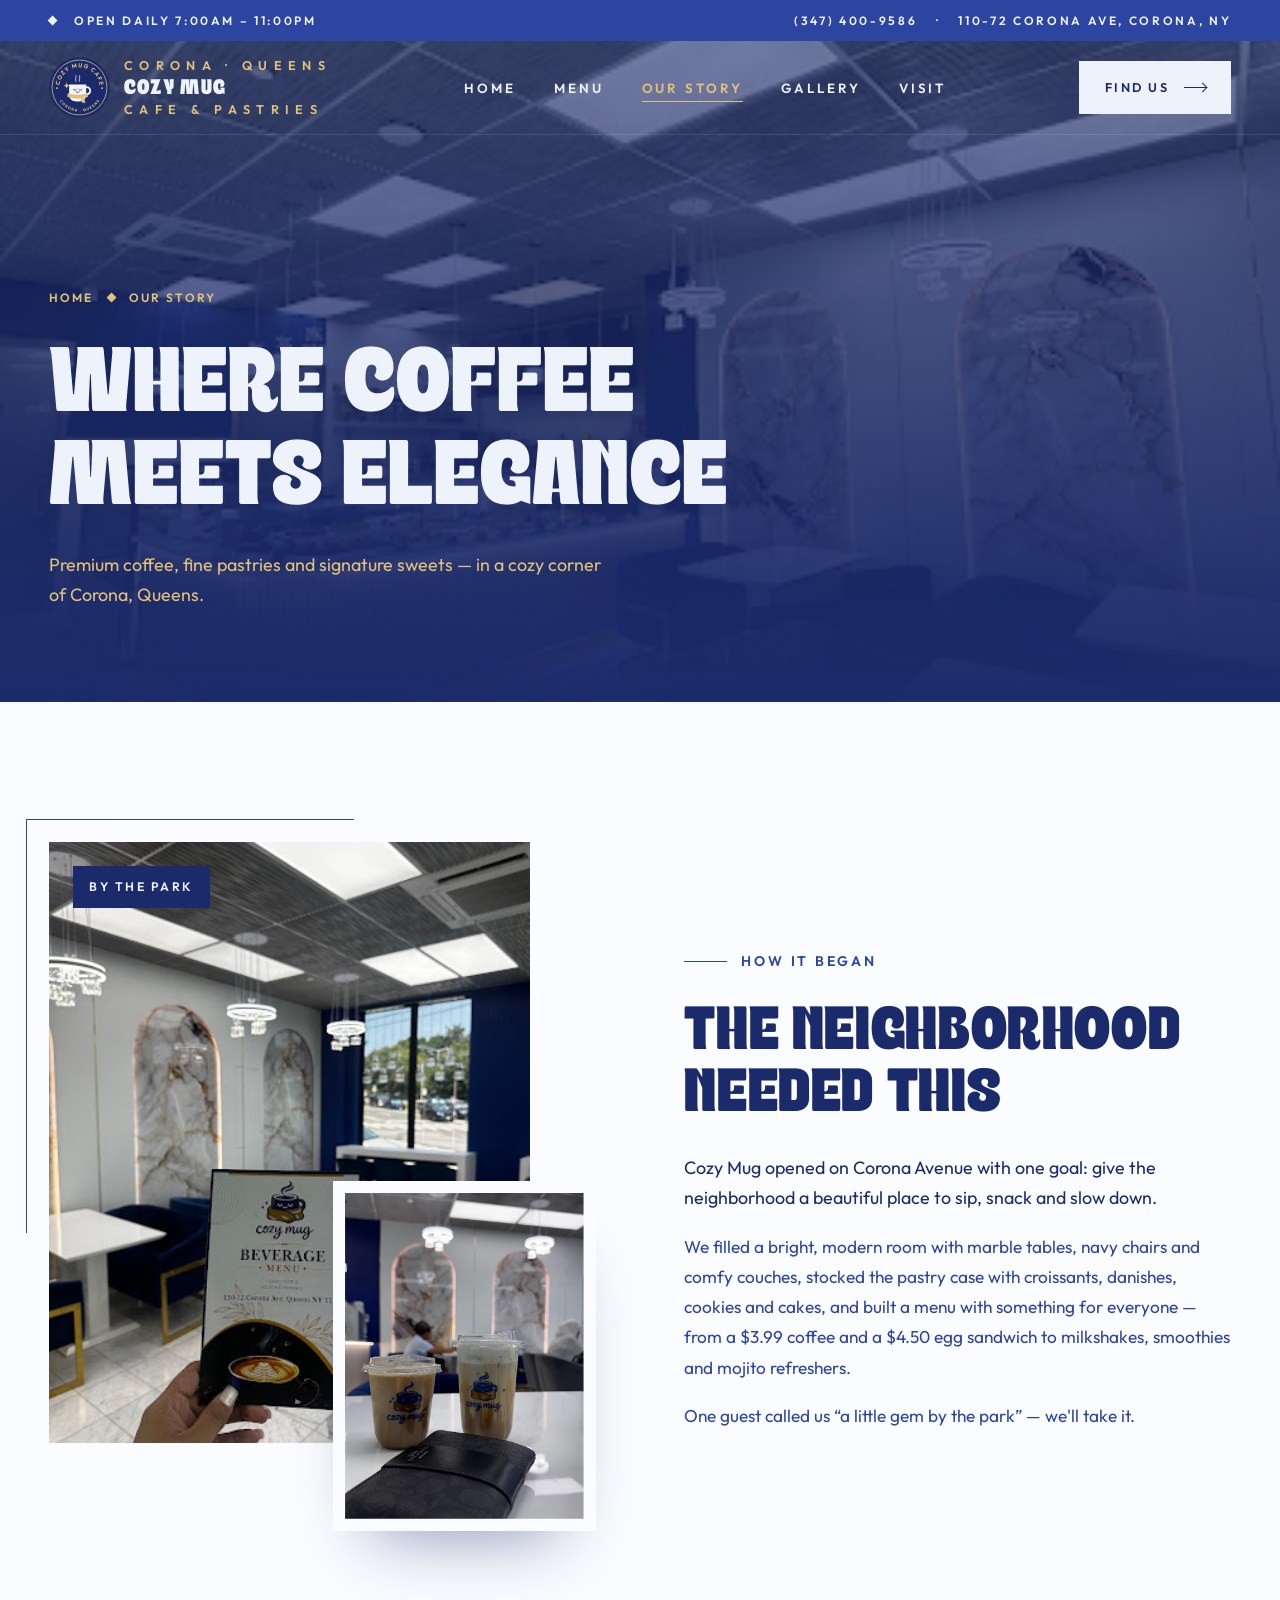
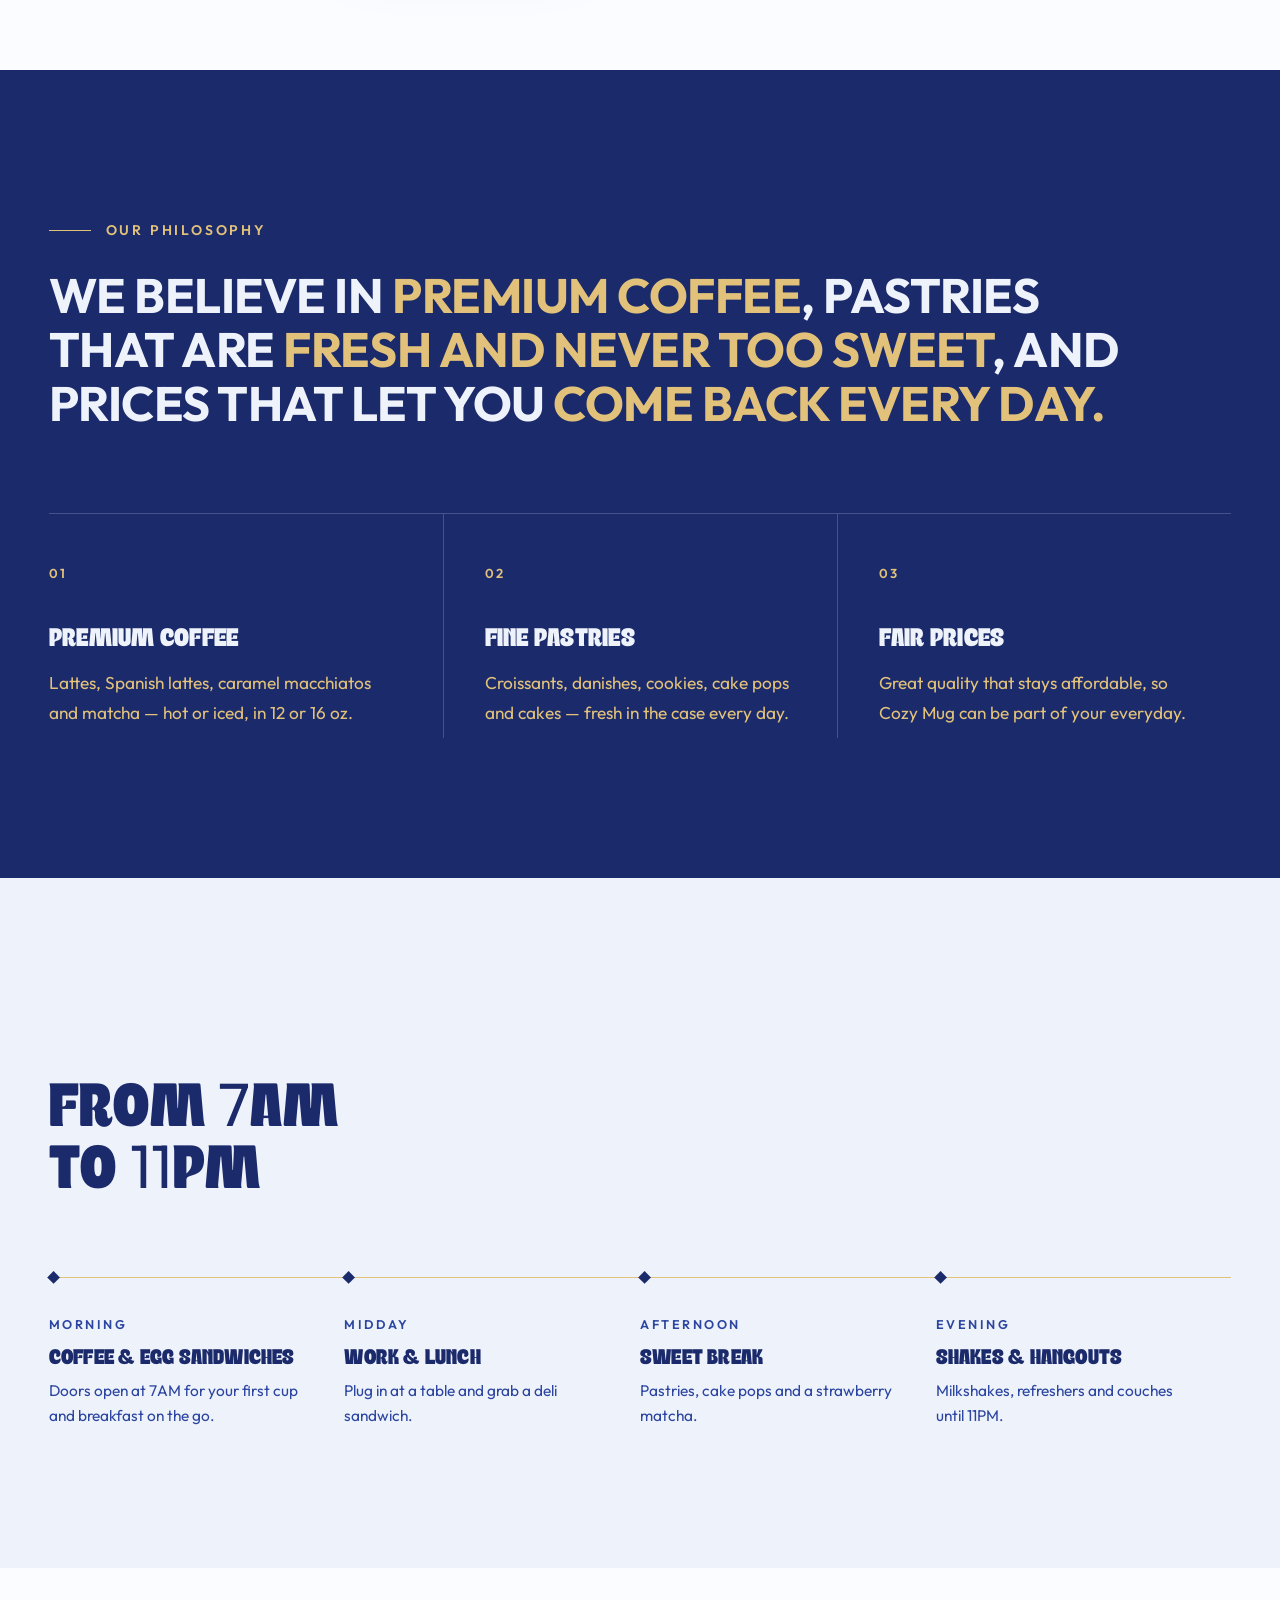
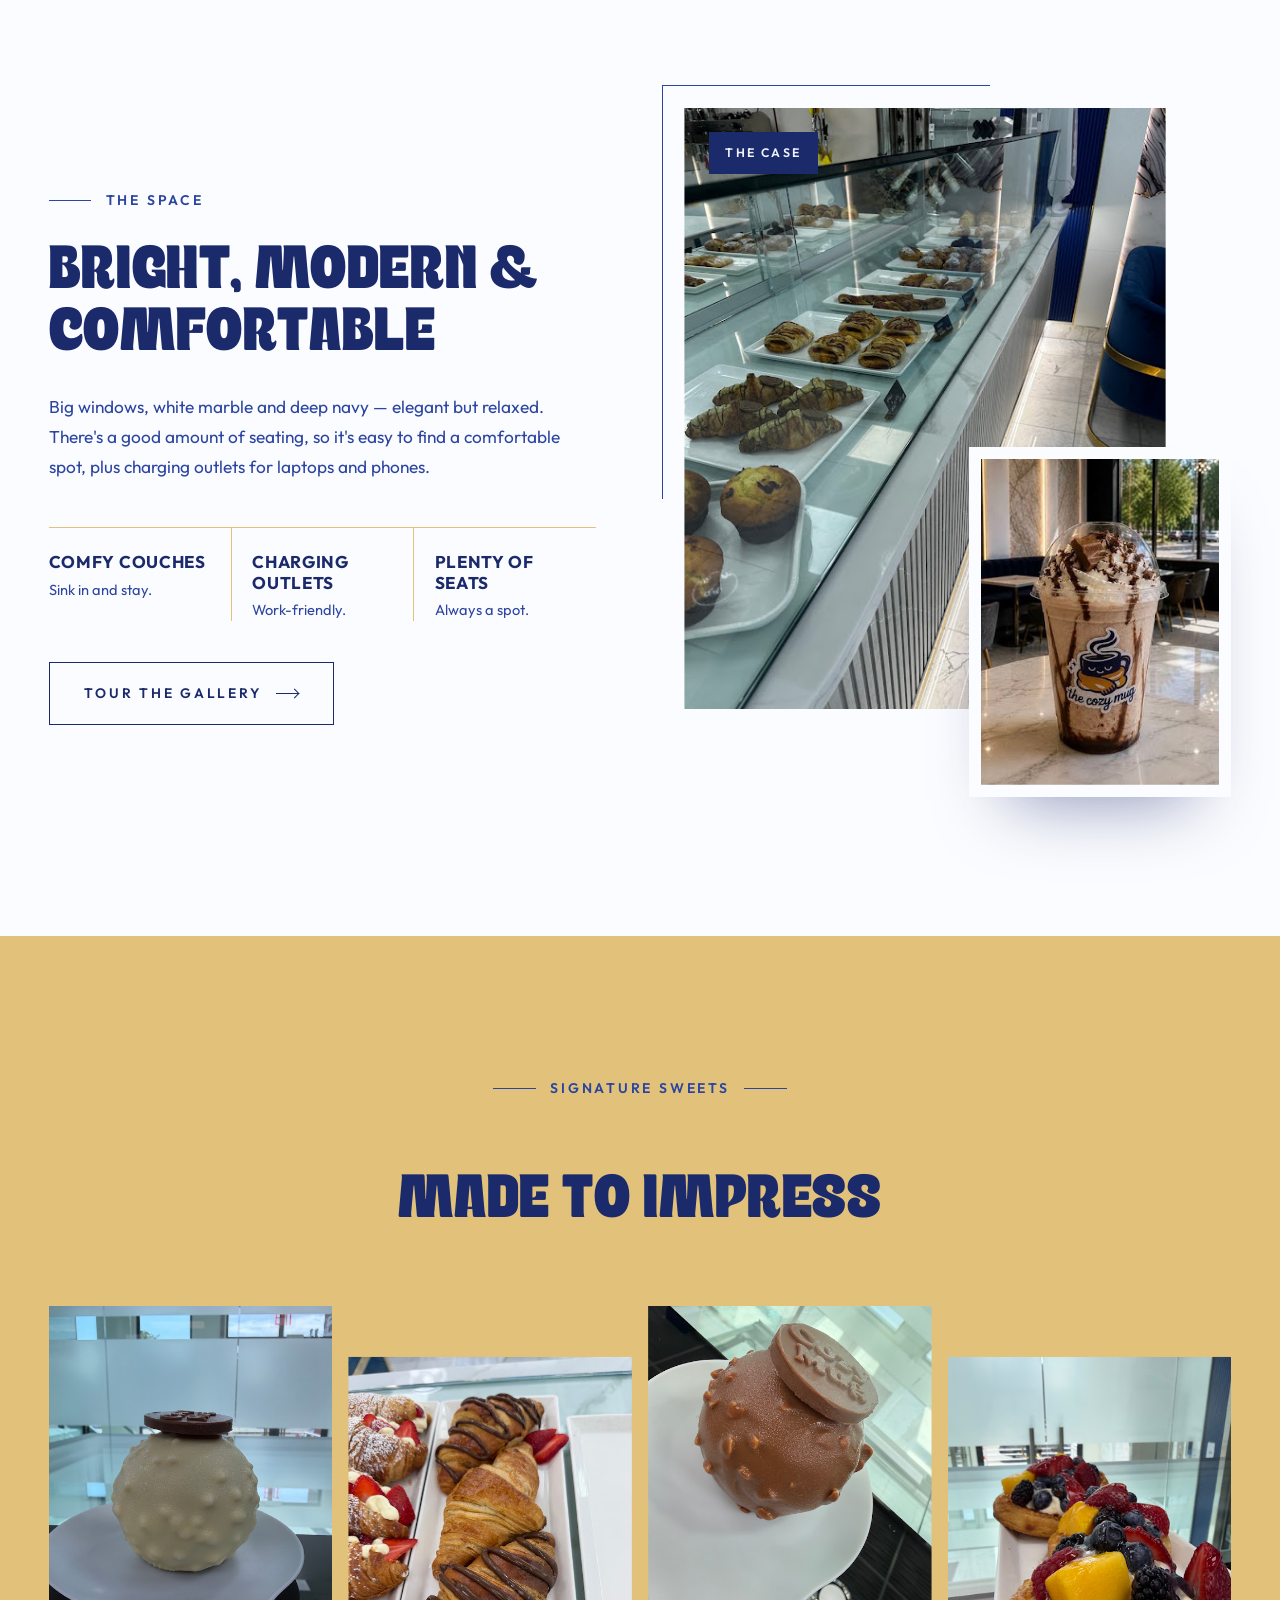
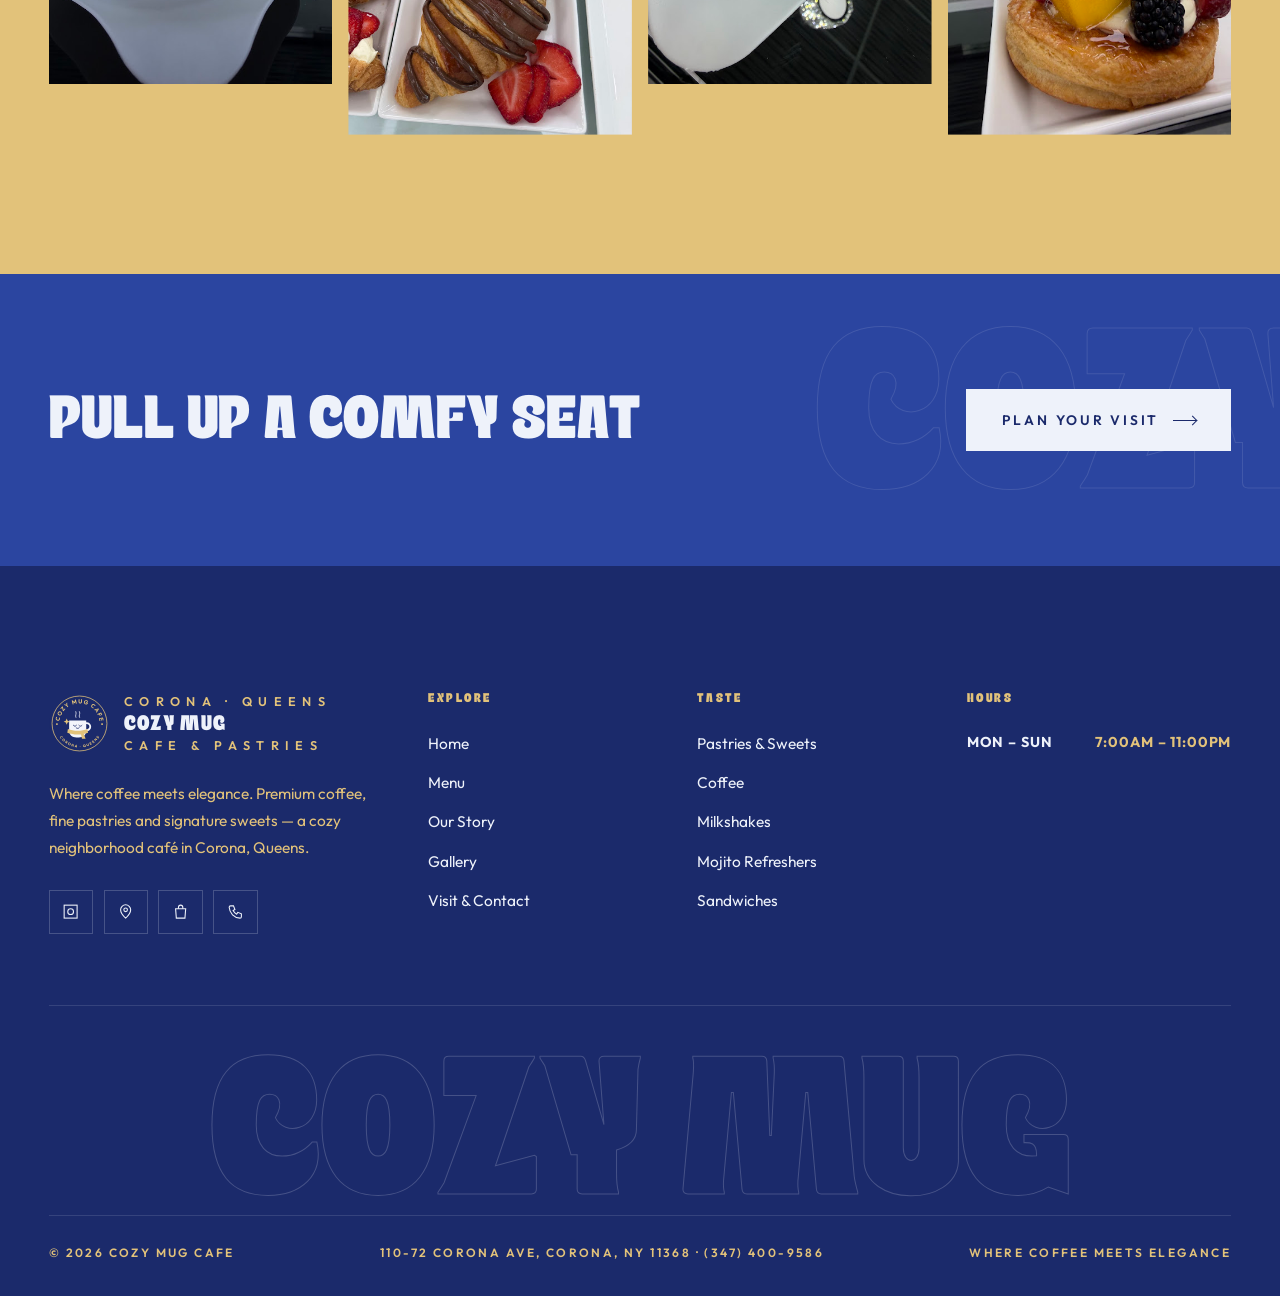
<file: about.html>
<!DOCTYPE html>
<html lang="en">
<head>
  <meta charset="UTF-8">
  <meta name="viewport" content="width=device-width, initial-scale=1.0">
  <title>Our Story — Cozy Mug Cafe</title>
  <meta name="description" content="The story of Cozy Mug Cafe — a bright, modern neighborhood café on Corona Avenue in Queens serving premium coffee, fine pastries and signature sweets.">
  <meta name="theme-color" content="#1B2A6B">
  <meta property="og:title" content="Our Story — Cozy Mug Cafe">
  <meta property="og:description" content="The story of Cozy Mug Cafe — a bright, modern neighborhood café on Corona Avenue in Queens serving premium coffee, fine pastries and signature sweets.">
  <meta property="og:image" content="assets/images/unnamed%20%2875%29.jpg">
  <link rel="icon" href="assets/logo.svg" type="image/svg+xml">
  <link rel="preconnect" href="https://fonts.googleapis.com">
  <link rel="preconnect" href="https://fonts.gstatic.com" crossorigin>
  <link href="https://fonts.googleapis.com/css2?family=Outfit:wght@400;500;600;700&display=swap" rel="stylesheet">
  <link rel="preload" as="image" href="assets/images/unnamed%20%2832%29.jpg" fetchpriority="high">
  <link rel="stylesheet" href="css/style.css">
</head>
<body>

<header class="site-header">
  <div class="topbar">
    <div class="container">
      <div class="t-items"><span class="diamond"></span><span>Open Daily 7:00AM – 11:00PM</span></div>
      <div class="t-items t-hide"><a href="tel:+13474009586">(347) 400-9586</a><span>·</span><span>110-72 Corona Ave, Corona, NY</span></div>
    </div>
  </div>
  <nav class="navbar" aria-label="Main">
    <div class="container">
      <a href="index.html" class="logo" aria-label="Cozy Mug Cafe home">
        <span class="logo-mark"><img src="assets/logo.svg" alt="" width="60" height="60"></span>
        <span class="logo-text"><small>CORONA · QUEENS</small><strong>COZY MUG</strong><small>CAFE &amp; PASTRIES</small></span>
      </a>
      <ul class="nav-links">
        <li><a href="index.html">Home</a></li>
        <li><a href="menu.html">Menu</a></li>
        <li><a href="about.html" class="active" aria-current="page">Our Story</a></li>
        <li><a href="gallery.html">Gallery</a></li>
        <li><a href="visit.html">Visit</a></li>
      </ul>
      <a href="visit.html" class="btn btn--light nav-cta">Find Us <span class="arrow"></span></a>
      <button class="menu-toggle" aria-label="Open menu" aria-expanded="false"><span></span><span></span><span></span></button>
    </div>
  </nav>
</header>

<div class="mobile-nav" aria-label="Mobile">
  <a class="m-link" href="index.html"><small>01</small>Home</a>
  <a class="m-link" href="menu.html"><small>02</small>Menu</a>
  <a class="m-link" href="about.html"><small>03</small>Our Story</a>
  <a class="m-link" href="gallery.html"><small>04</small>Gallery</a>
  <a class="m-link" href="visit.html"><small>05</small>Visit</a>
  <div class="m-foot">Open Daily 7:00AM – 11:00PM<br>110-72 Corona Ave, Corona, NY 11368<br><a href="tel:+13474009586">(347) 400-9586</a></div>
</div>

<main>
<section class="page-hero">
  <div class="bg" data-parallax style="background-image:url('assets/images/unnamed%20%2832%29.jpg')"></div>
  <div class="container">
    <div class="crumbs"><a href="index.html">Home</a><span class="diamond"></span><span>Our Story</span></div>
    <div class="hero-foot">
      <div>
        <h1>Where Coffee<br>Meets Elegance</h1>
        <p class="lead">Premium coffee, fine pastries and signature sweets — in a cozy corner of Corona, Queens.</p>
      </div>
    </div>
  </div>
</section>

<section class="section bg-white">
  <div class="container split">
    <div class="stack-images reveal">
      <span class="frame-line"></span>
      <div class="img-main reveal-img"><img src="assets/images/unnamed%20%2833%29.jpg" alt="Holding the beverage menu inside the café" decoding="async"></div>
      <div class="img-float reveal-img d2"><img src="assets/images/unnamed%20%2841%29.jpg" alt="Iced lattes in Cozy Mug cups" decoding="async"></div>
      <span class="tag">By the Park</span>
    </div>
    <div class="text-block">
      <span class="eyebrow reveal">How It Began</span>
      <h2 class="reveal">The Neighborhood Needed This</h2>
      <p class="lead reveal">Cozy Mug opened on Corona Avenue with one goal: give the neighborhood a beautiful place to sip, snack and slow down.</p>
      <p class="muted reveal">We filled a bright, modern room with marble tables, navy chairs and comfy couches, stocked the pastry case with croissants, danishes, cookies and cakes, and built a menu with something for everyone — from a $3.99 coffee and a $4.50 egg sandwich to milkshakes, smoothies and mojito refreshers.</p>
      <p class="muted reveal">One guest called us “a little gem by the park” — we'll take it.</p>
    </div>
  </div>
</section>

<section class="section bg-espresso">
  <div class="container">
    <span class="eyebrow reveal">Our Philosophy</span>
    <p class="big-statement reveal">We believe in <em>premium coffee</em>, pastries that are <em>fresh and never too sweet</em>, and prices that let you <em>come back every day.</em></p>
    <div class="values" style="margin-top:80px">
      <div class="value reveal">
        <span class="num">01</span>
        <h3>Premium Coffee</h3>
        <p>Lattes, Spanish lattes, caramel macchiatos and matcha — hot or iced, in 12 or 16 oz.</p>
      </div>
      <div class="value reveal d1">
        <span class="num">02</span>
        <h3>Fine Pastries</h3>
        <p>Croissants, danishes, cookies, cake pops and cakes — fresh in the case every day.</p>
      </div>
      <div class="value reveal d2">
        <span class="num">03</span>
        <h3>Fair Prices</h3>
        <p>Great quality that stays affordable, so Cozy Mug can be part of your everyday.</p>
      </div>
    </div>
  </div>
</section>

<section class="section bg-cream">
  <div class="container">
    <div class="section-head">
      <div>
        <span class="eyebrow reveal">A Day at Cozy Mug</span>
        <h2 class="reveal">From 7AM<br>to 11PM</h2>
      </div>
    </div>
    <div class="timeline">
      <div class="reveal"><span>Morning</span><h3>Coffee &amp; Egg Sandwiches</h3><p>Doors open at 7AM for your first cup and breakfast on the go.</p></div>
      <div class="reveal d1"><span>Midday</span><h3>Work &amp; Lunch</h3><p>Plug in at a table and grab a deli sandwich.</p></div>
      <div class="reveal d2"><span>Afternoon</span><h3>Sweet Break</h3><p>Pastries, cake pops and a strawberry matcha.</p></div>
      <div class="reveal d3"><span>Evening</span><h3>Shakes &amp; Hangouts</h3><p>Milkshakes, refreshers and couches until 11PM.</p></div>
    </div>
  </div>
</section>

<section class="section bg-white">
  <div class="container split split--reverse">
    <div class="stack-images reveal">
      <span class="frame-line"></span>
      <div class="img-main reveal-img"><img src="assets/images/unnamed%20%2839%29.jpg" alt="The pastry display case" decoding="async"></div>
      <div class="img-float reveal-img d2"><img src="assets/images/unnamed%20%2875%29.jpg" alt="Frappe in a Cozy Mug cup" decoding="async"></div>
      <span class="tag">The Case</span>
    </div>
    <div class="text-block">
      <span class="eyebrow reveal">The Space</span>
      <h2 class="reveal">Bright, Modern &amp; Comfortable</h2>
      <p class="muted reveal">Big windows, white marble and deep navy — elegant but relaxed. There's a good amount of seating, so it's easy to find a comfortable spot, plus charging outlets for laptops and phones.</p>
      <div class="features reveal">
        <div><strong>Comfy Couches</strong><span>Sink in and stay.</span></div>
        <div><strong>Charging Outlets</strong><span>Work-friendly.</span></div>
        <div><strong>Plenty of Seats</strong><span>Always a spot.</span></div>
      </div>
      <a href="gallery.html" class="btn btn--outline reveal">Tour the Gallery <span class="arrow"></span></a>
    </div>
  </div>
</section>

<section class="section bg-beige">
  <div class="container">
    <div class="section-head center">
      <span class="eyebrow reveal">Signature Sweets</span>
      <h2 class="reveal">Made to Impress</h2>
    </div>
    <div class="people-grid" style="padding-bottom:50px">
      <figure class="reveal-img"><img src="assets/images/unnamed%20%2848%29.jpg" alt="White chocolate dome dessert" decoding="async"></figure>
      <figure class="reveal-img d1"><img src="assets/images/unnamed%20%2858%29.jpg" alt="Chocolate-drizzled croissants with strawberries" decoding="async"></figure>
      <figure class="reveal-img d2"><img src="assets/images/unnamed%20%2860%29.jpg" alt="Chocolate dome with Mug medallion" decoding="async"></figure>
      <figure class="reveal-img d3"><img src="assets/images/unnamed%20%2863%29.jpg" alt="Fruit basket pastry" decoding="async"></figure>
    </div>
  </div>
</section>

<section class="cta-band">
  <div class="ghost-word" aria-hidden="true">Cozy</div>
  <div class="container">
    <h2 class="reveal">Pull Up a Comfy Seat</h2>
    <a href="visit.html" class="btn btn--light reveal">Plan Your Visit <span class="arrow"></span></a>
  </div>
</section>
</main>

<footer class="site-footer">
  <div class="container">
    <div class="footer-top">
      <div>
        <a href="index.html" class="logo">
          <span class="logo-mark"><img src="assets/logo.svg" alt="" width="60" height="60"></span>
          <span class="logo-text"><small>CORONA · QUEENS</small><strong>COZY MUG</strong><small>CAFE &amp; PASTRIES</small></span>
        </a>
        <p>Where coffee meets elegance. Premium coffee, fine pastries and signature sweets — a cozy neighborhood café in Corona, Queens.</p>
        <div class="socials">
          <a href="https://www.instagram.com/cozymugcafe28/" target="_blank" rel="noopener" aria-label="Instagram @cozymugcafe28"><svg viewBox="0 0 24 24"><rect x="3" y="3" width="18" height="18"/><circle cx="12" cy="12" r="4"/><path d="M17.5 6.5h.01"/></svg></a>
          <a href="https://www.google.com/maps/place/Cozy+mug+cafe/@40.7406034,-73.8503123,17z/data=!3m1!4b1!4m6!3m5!1s0x89c25fe4f057a025:0x7ff0e25086aa0521!8m2!3d40.7406034!4d-73.8503123!16s%2Fg%2F11zhb9tx_v" target="_blank" rel="noopener" aria-label="Cozy Mug Cafe on Google Maps"><svg viewBox="0 0 24 24"><path d="M12 21s-7-6.2-7-11.5A7 7 0 0 1 19 9.5C19 14.8 12 21 12 21z"/><circle cx="12" cy="9.5" r="2.5"/></svg></a>
          <a href="https://www.ubereats.com/store/cozy-mug-cafe-corona/ZBiuWTn1Vh2CCpgEub1LkA" target="_blank" rel="noopener" aria-label="Order on Uber Eats"><svg viewBox="0 0 24 24"><path d="M5 8h14l-1 13H6z"/><path d="M9 8V6a3 3 0 0 1 6 0v2"/></svg></a>
          <a href="tel:+13474009586" aria-label="Call (347) 400-9586"><svg viewBox="0 0 24 24"><path d="M5 4h4l2 5-2.5 1.5a11 11 0 0 0 5 5L15 13l5 2v4a2 2 0 0 1-2 2A16 16 0 0 1 3 6a2 2 0 0 1 2-2"/></svg></a>
        </div>
      </div>
      <div>
        <h4>Explore</h4>
        <ul>
          <li><a href="index.html">Home</a></li>
          <li><a href="menu.html">Menu</a></li>
          <li><a href="about.html">Our Story</a></li>
          <li><a href="gallery.html">Gallery</a></li>
          <li><a href="visit.html">Visit &amp; Contact</a></li>
        </ul>
      </div>
      <div>
        <h4>Taste</h4>
        <ul>
          <li><a href="menu.html#pastries">Pastries &amp; Sweets</a></li>
          <li><a href="menu.html#coffee">Coffee</a></li>
          <li><a href="menu.html#shakes">Milkshakes</a></li>
          <li><a href="menu.html#refreshers">Mojito Refreshers</a></li>
          <li><a href="menu.html#sandwiches">Sandwiches</a></li>
        </ul>
      </div>
      <div>
        <h4>Hours</h4>
        <ul class="footer-hours">
          <li><span>Mon – Sun</span><span>7:00AM – 11:00PM</span></li>
        </ul>
      </div>
    </div>
    <div class="footer-word" aria-hidden="true">Cozy Mug</div>
    <div class="footer-bottom">
      <span>© <span data-year>2026</span> Cozy Mug Cafe</span>
      <span>110-72 Corona Ave, Corona, NY 11368 · <a href="tel:+13474009586">(347) 400-9586</a></span>
      <span>Where Coffee Meets Elegance</span>
    </div>
  </div>
</footer>

<button class="back-top" aria-label="Back to top"><svg viewBox="0 0 24 24"><path d="M12 19V5M5 12l7-7 7 7"/></svg></button>

<script src="js/main.js"></script>
</body>
</html>
</file>
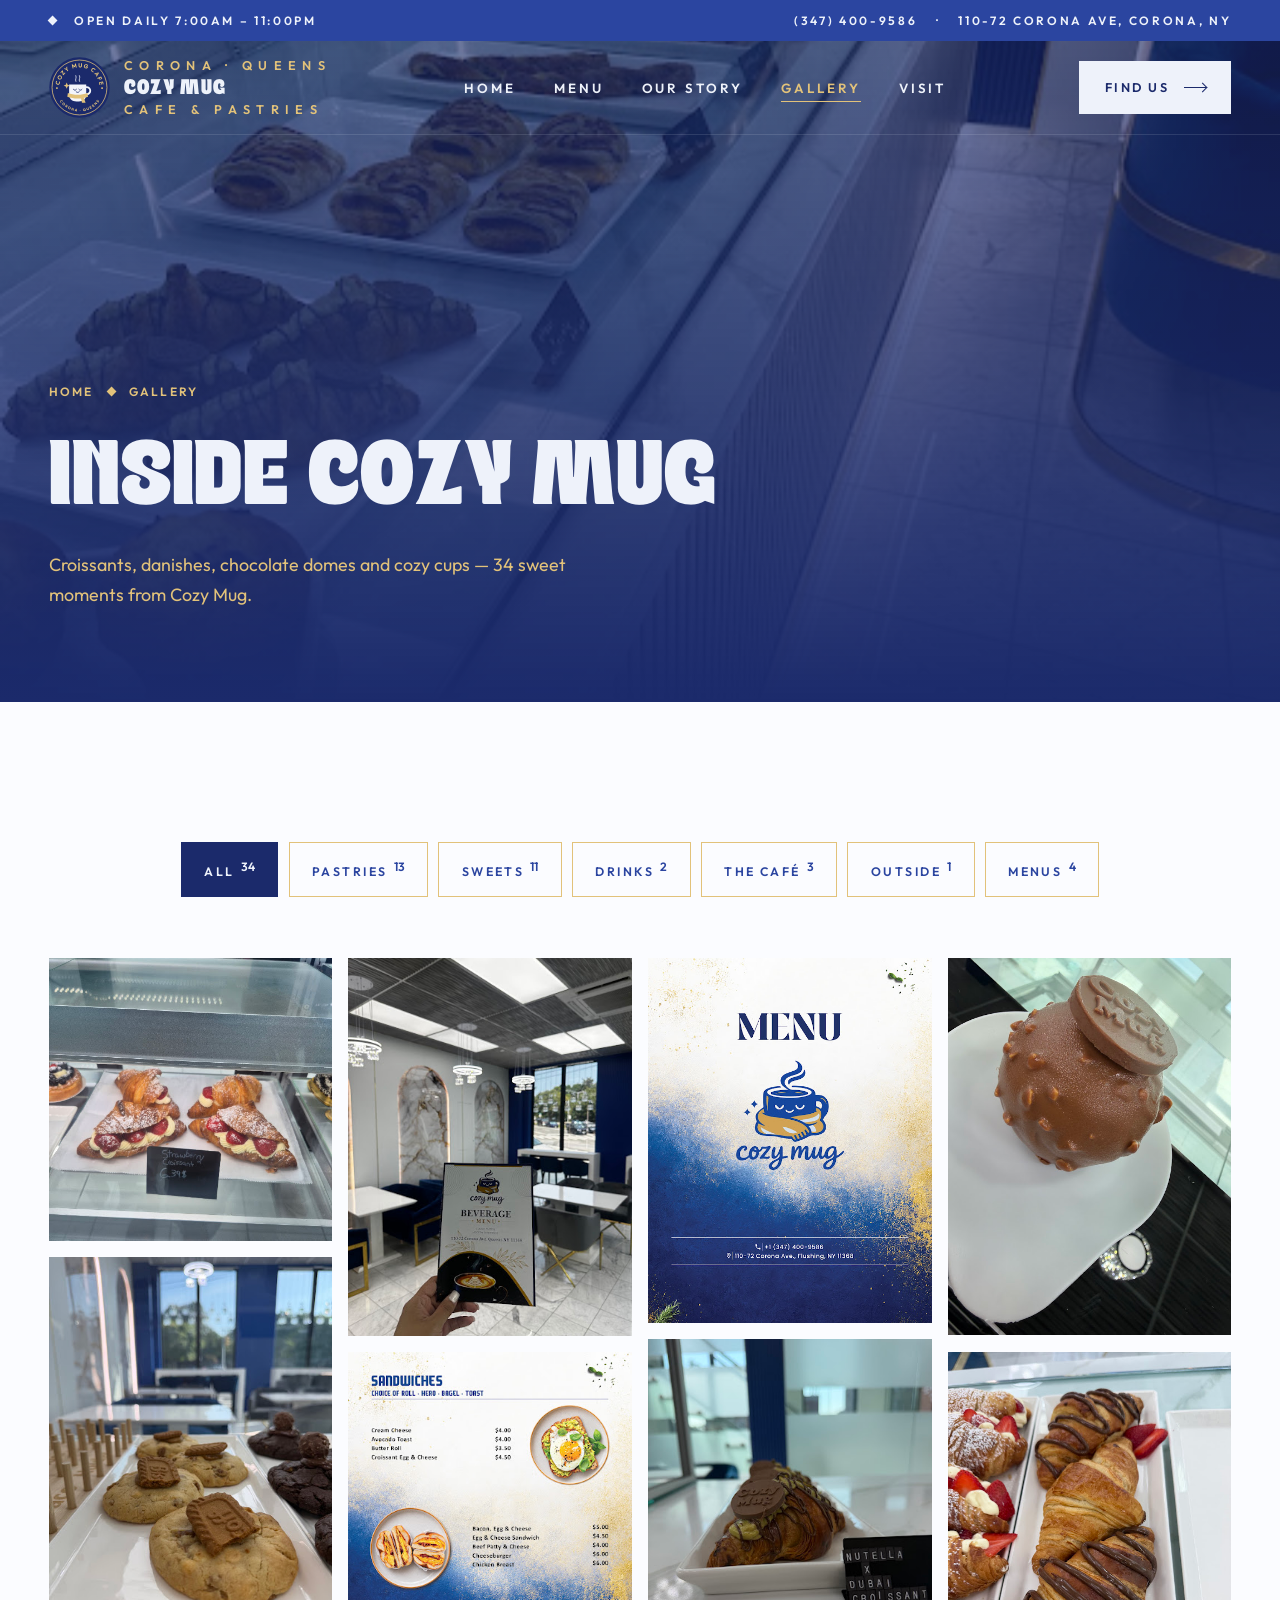
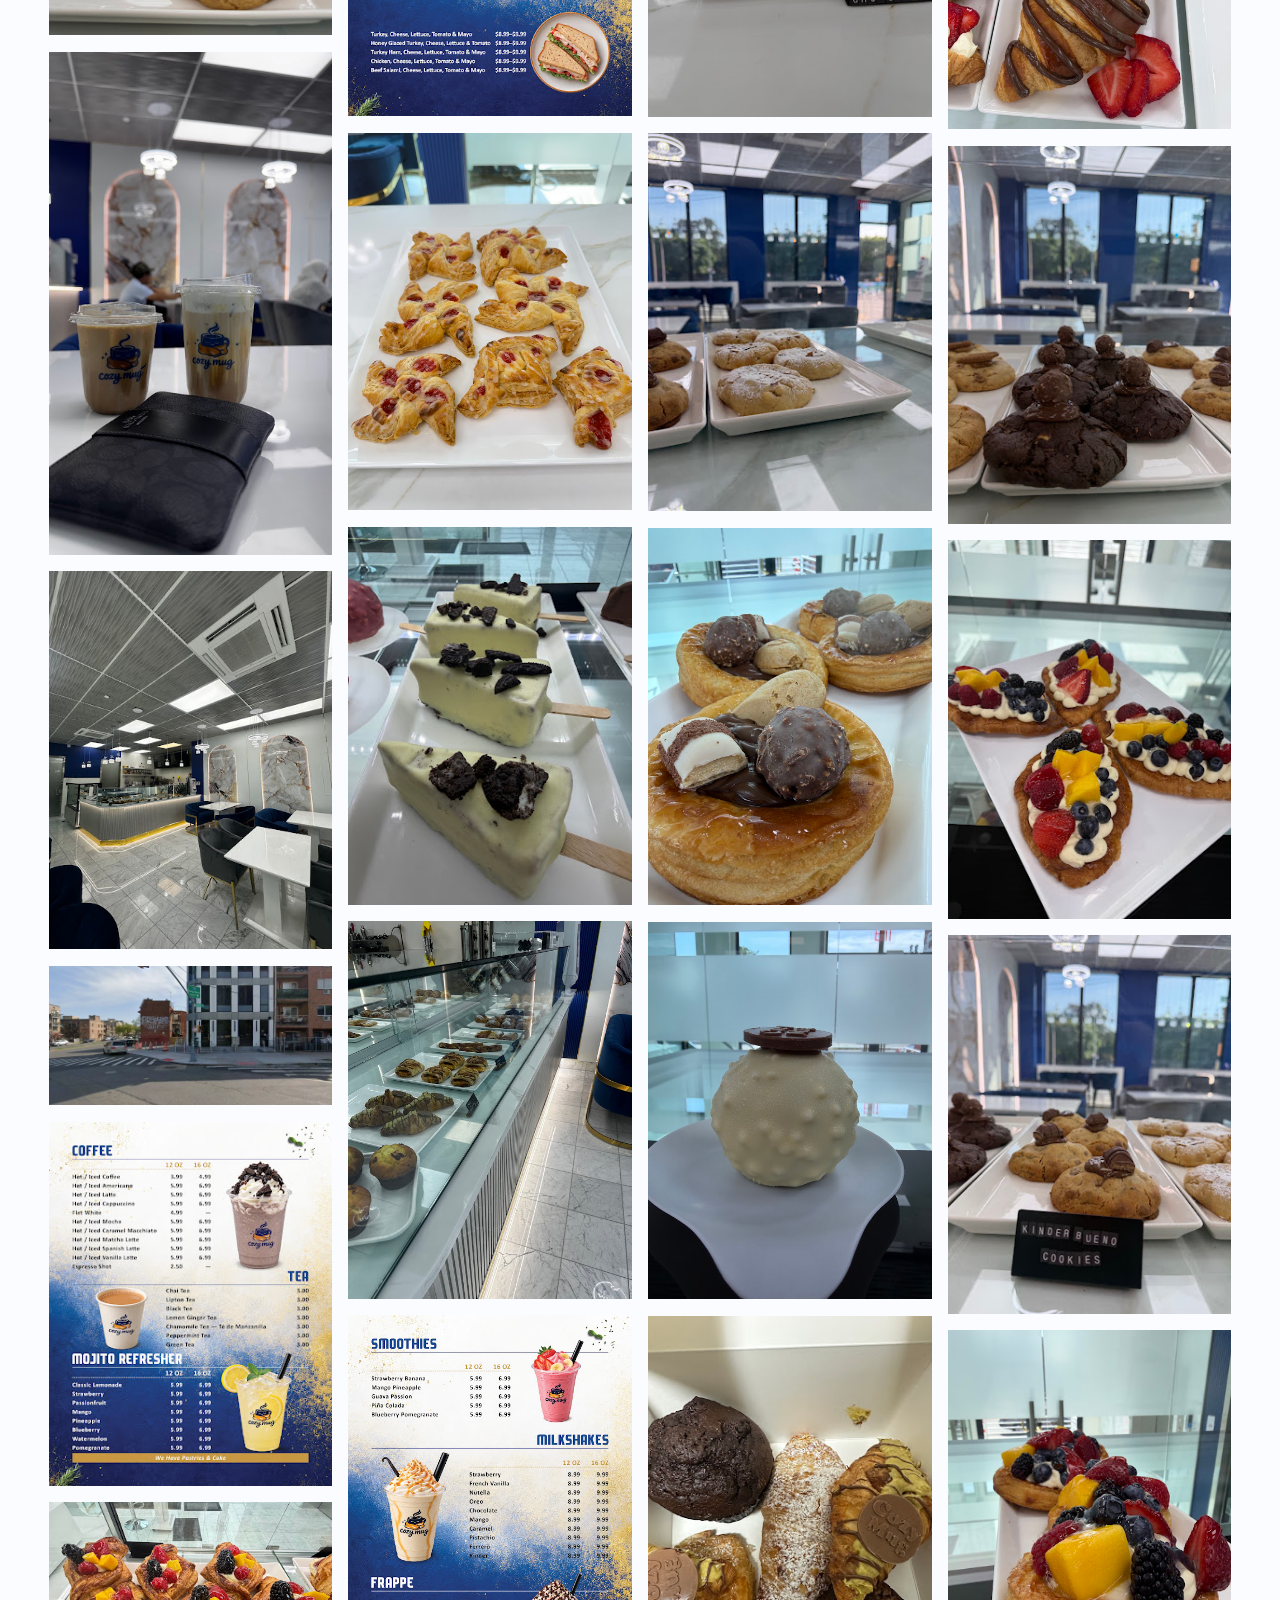
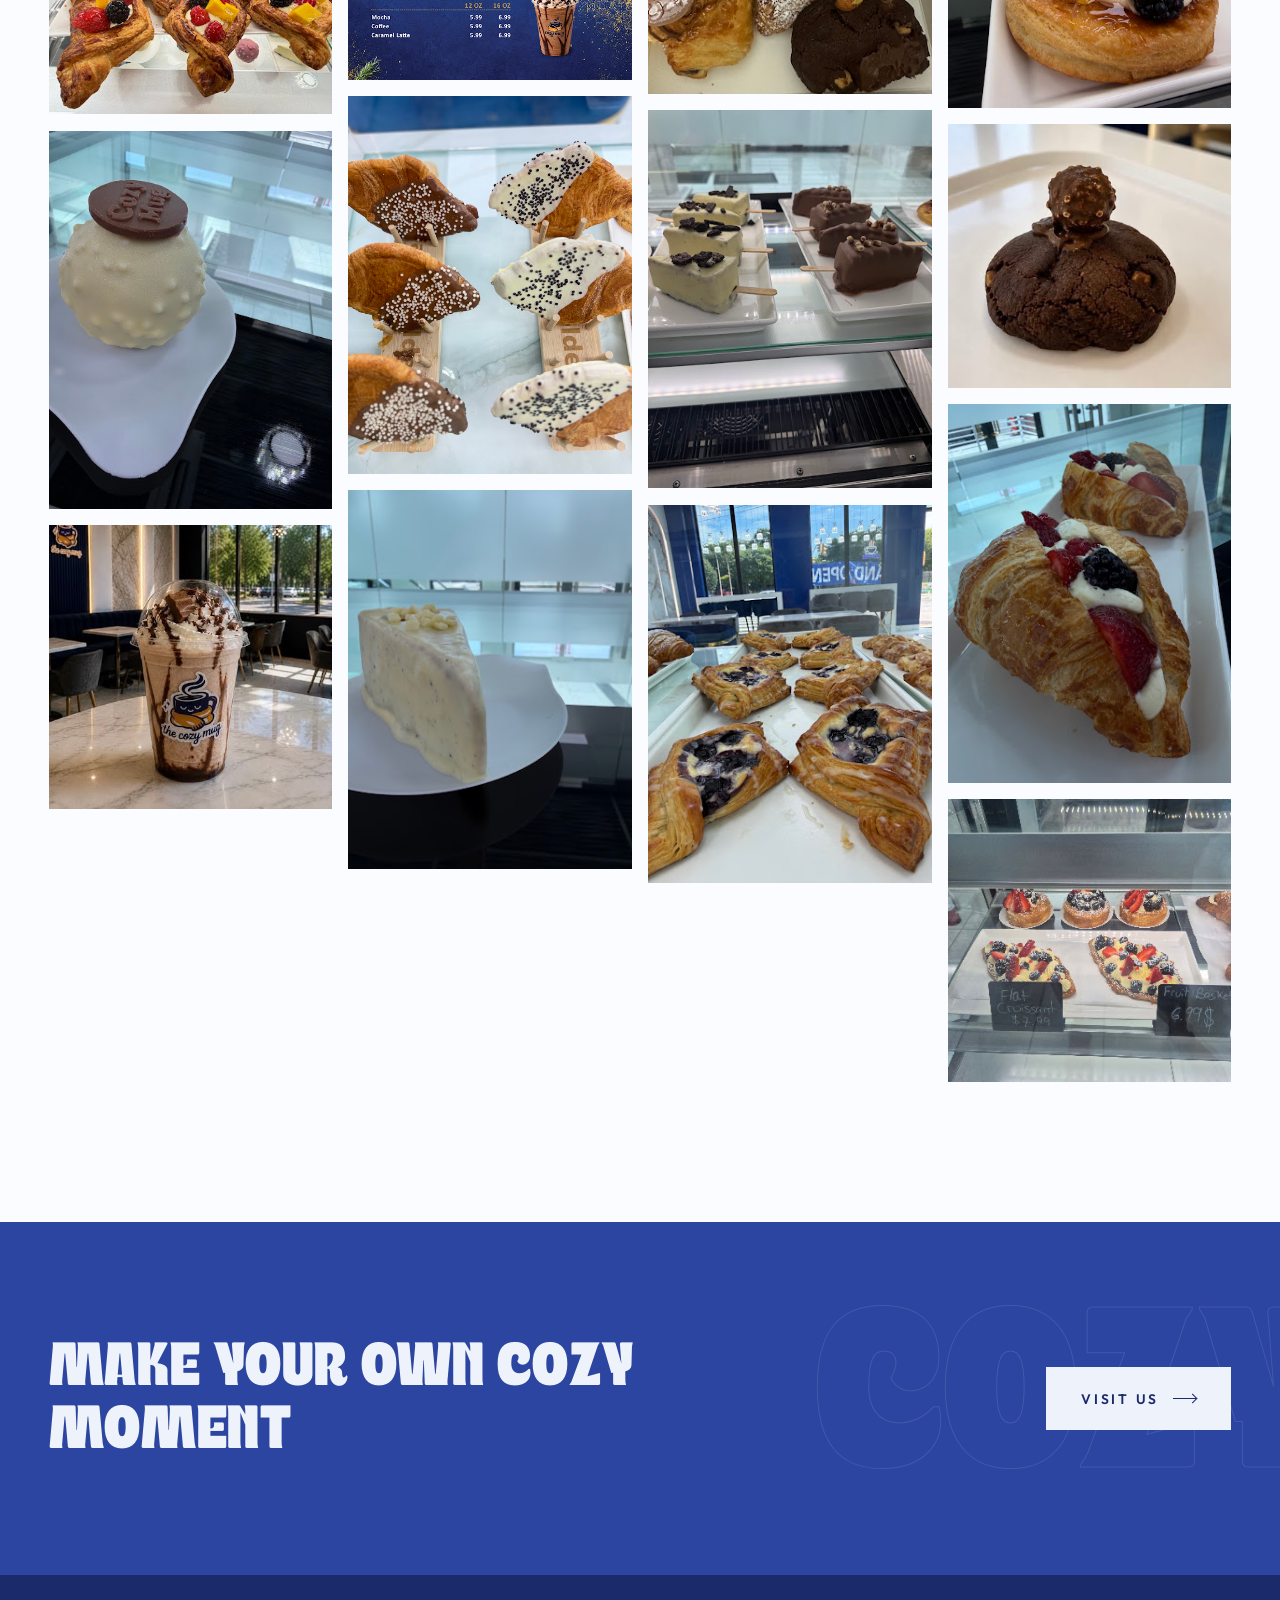
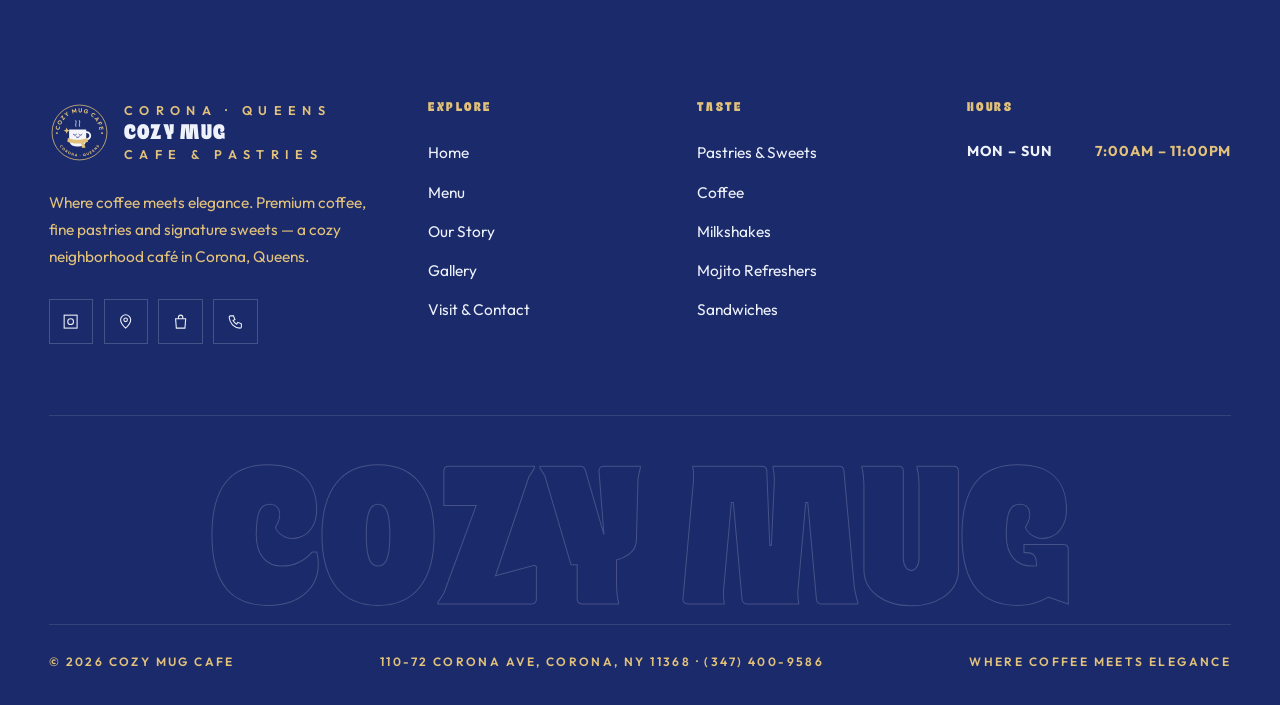
<file: gallery.html>
<!DOCTYPE html>
<html lang="en">
<head>
  <meta charset="UTF-8">
  <meta name="viewport" content="width=device-width, initial-scale=1.0">
  <title>Gallery — Cozy Mug Cafe</title>
  <meta name="description" content="Step inside Cozy Mug Cafe in Corona, Queens — photos of our pastries, signature sweets, coffee, menus and café.">
  <meta name="theme-color" content="#1B2A6B">
  <meta property="og:title" content="Gallery — Cozy Mug Cafe">
  <meta property="og:description" content="Step inside Cozy Mug Cafe in Corona, Queens — photos of our pastries, signature sweets, coffee, menus and café.">
  <meta property="og:image" content="assets/images/unnamed%20%2875%29.jpg">
  <link rel="icon" href="assets/logo.svg" type="image/svg+xml">
  <link rel="preconnect" href="https://fonts.googleapis.com">
  <link rel="preconnect" href="https://fonts.gstatic.com" crossorigin>
  <link href="https://fonts.googleapis.com/css2?family=Outfit:wght@400;500;600;700&display=swap" rel="stylesheet">
  <link rel="preload" as="image" href="assets/images/unnamed%20%2839%29.jpg" fetchpriority="high">
  <link rel="stylesheet" href="css/style.css">
</head>
<body>

<header class="site-header">
  <div class="topbar">
    <div class="container">
      <div class="t-items"><span class="diamond"></span><span>Open Daily 7:00AM – 11:00PM</span></div>
      <div class="t-items t-hide"><a href="tel:+13474009586">(347) 400-9586</a><span>·</span><span>110-72 Corona Ave, Corona, NY</span></div>
    </div>
  </div>
  <nav class="navbar" aria-label="Main">
    <div class="container">
      <a href="index.html" class="logo" aria-label="Cozy Mug Cafe home">
        <span class="logo-mark"><img src="assets/logo.svg" alt="" width="60" height="60"></span>
        <span class="logo-text"><small>CORONA · QUEENS</small><strong>COZY MUG</strong><small>CAFE &amp; PASTRIES</small></span>
      </a>
      <ul class="nav-links">
        <li><a href="index.html">Home</a></li>
        <li><a href="menu.html">Menu</a></li>
        <li><a href="about.html">Our Story</a></li>
        <li><a href="gallery.html" class="active" aria-current="page">Gallery</a></li>
        <li><a href="visit.html">Visit</a></li>
      </ul>
      <a href="visit.html" class="btn btn--light nav-cta">Find Us <span class="arrow"></span></a>
      <button class="menu-toggle" aria-label="Open menu" aria-expanded="false"><span></span><span></span><span></span></button>
    </div>
  </nav>
</header>

<div class="mobile-nav" aria-label="Mobile">
  <a class="m-link" href="index.html"><small>01</small>Home</a>
  <a class="m-link" href="menu.html"><small>02</small>Menu</a>
  <a class="m-link" href="about.html"><small>03</small>Our Story</a>
  <a class="m-link" href="gallery.html"><small>04</small>Gallery</a>
  <a class="m-link" href="visit.html"><small>05</small>Visit</a>
  <div class="m-foot">Open Daily 7:00AM – 11:00PM<br>110-72 Corona Ave, Corona, NY 11368<br><a href="tel:+13474009586">(347) 400-9586</a></div>
</div>

<main>
<section class="page-hero">
  <div class="bg" data-parallax style="background-image:url('assets/images/unnamed%20%2839%29.jpg')"></div>
  <div class="container">
    <div class="crumbs"><a href="index.html">Home</a><span class="diamond"></span><span>Gallery</span></div>
    <div class="hero-foot">
      <div>
        <h1>Inside Cozy Mug</h1>
        <p class="lead">Croissants, danishes, chocolate domes and cozy cups — 34 sweet moments from Cozy Mug.</p>
      </div>
    </div>
  </div>
</section>

<section class="section bg-white">
  <div class="container">
    <div class="filters reveal">
      <button class="filter-btn active" data-filter="all">All<sup>34</sup></button>
      <button class="filter-btn" data-filter="pastry">Pastries<sup>13</sup></button>
      <button class="filter-btn" data-filter="sweets">Sweets<sup>11</sup></button>
      <button class="filter-btn" data-filter="drinks">Drinks<sup>2</sup></button>
      <button class="filter-btn" data-filter="space">The Café<sup>3</sup></button>
      <button class="filter-btn" data-filter="outside">Outside<sup>1</sup></button>
      <button class="filter-btn" data-filter="menu">Menus<sup>4</sup></button>
    </div>
    <div class="masonry">
      <button class="g-item reveal" data-cat="pastry"><img src="assets/images/unnamed%20%2814%29.jpg" alt="Strawberry croissant" decoding="async"><span class="g-cap">Strawberry croissant</span></button>
      <button class="g-item reveal" data-cat="sweets"><img src="assets/images/unnamed%20%2810%29.jpg" alt="Biscoff cookies" decoding="async"><span class="g-cap">Biscoff cookies</span></button>
      <button class="g-item reveal" data-cat="drinks"><img src="assets/images/unnamed%20%2841%29.jpg" alt="Iced lattes" decoding="async"><span class="g-cap">Iced lattes</span></button>
      <button class="g-item reveal" data-cat="space"><img src="assets/images/unnamed%20%2832%29.jpg" alt="The counter & seating" decoding="async"><span class="g-cap">The counter & seating</span></button>
      <button class="g-item reveal" data-cat="outside"><img src="assets/images/thumbnail.jpg" alt="Our corner of Corona Avenue" decoding="async"><span class="g-cap">Our corner of Corona Avenue</span></button>
      <button class="g-item reveal" data-cat="menu"><img src="assets/images/unnamed%20%2813%29.jpg" alt="Coffee, tea & refreshers menu" decoding="async"><span class="g-cap">Coffee, tea & refreshers menu</span></button>
      <button class="g-item reveal" data-cat="pastry"><img src="assets/images/unnamed%20%2815%29.jpg" alt="Fruit danishes" decoding="async"><span class="g-cap">Fruit danishes</span></button>
      <button class="g-item reveal" data-cat="sweets"><img src="assets/images/unnamed%20%2816%29.jpg" alt="White chocolate dome" decoding="async"><span class="g-cap">White chocolate dome</span></button>
      <button class="g-item reveal" data-cat="drinks"><img src="assets/images/unnamed%20%2875%29.jpg" alt="Frappe in a Cozy Mug cup" decoding="async"><span class="g-cap">Frappe in a Cozy Mug cup</span></button>
      <button class="g-item reveal" data-cat="space"><img src="assets/images/unnamed%20%2833%29.jpg" alt="Beverage menu in hand" decoding="async"><span class="g-cap">Beverage menu in hand</span></button>
      <button class="g-item reveal" data-cat="menu"><img src="assets/images/unnamed%20%2840%29.jpg" alt="Sandwiches menu" decoding="async"><span class="g-cap">Sandwiches menu</span></button>
      <button class="g-item reveal" data-cat="pastry"><img src="assets/images/unnamed%20%2819%29.jpg" alt="Raspberry danishes" decoding="async"><span class="g-cap">Raspberry danishes</span></button>
      <button class="g-item reveal" data-cat="sweets"><img src="assets/images/unnamed%20%2825%29.jpg" alt="Cheesecake pops" decoding="async"><span class="g-cap">Cheesecake pops</span></button>
      <button class="g-item reveal" data-cat="space"><img src="assets/images/unnamed%20%2839%29.jpg" alt="The pastry case" decoding="async"><span class="g-cap">The pastry case</span></button>
      <button class="g-item reveal" data-cat="menu"><img src="assets/images/unnamed%20%2852%29.jpg" alt="Smoothies & milkshakes menu" decoding="async"><span class="g-cap">Smoothies & milkshakes menu</span></button>
      <button class="g-item reveal" data-cat="pastry"><img src="assets/images/unnamed%20%2821%29.jpg" alt="Chocolate-dipped croissants" decoding="async"><span class="g-cap">Chocolate-dipped croissants</span></button>
      <button class="g-item reveal" data-cat="sweets"><img src="assets/images/unnamed%20%2835%29.jpg" alt="Slice of cake" decoding="async"><span class="g-cap">Slice of cake</span></button>
      <button class="g-item reveal" data-cat="menu"><img src="assets/images/unnamed%20%2853%29.jpg" alt="Our menu" decoding="async"><span class="g-cap">Our menu</span></button>
      <button class="g-item reveal" data-cat="pastry"><img src="assets/images/unnamed%20%2822%29.jpg" alt="Nutella × Dubai croissant" decoding="async"><span class="g-cap">Nutella × Dubai croissant</span></button>
      <button class="g-item reveal" data-cat="sweets"><img src="assets/images/unnamed%20%2846%29.jpg" alt="Cookies by the window" decoding="async"><span class="g-cap">Cookies by the window</span></button>
      <button class="g-item reveal" data-cat="pastry"><img src="assets/images/unnamed%20%2831%29.jpg" alt="Chocolate pastry nests" decoding="async"><span class="g-cap">Chocolate pastry nests</span></button>
      <button class="g-item reveal" data-cat="sweets"><img src="assets/images/unnamed%20%2848%29.jpg" alt="White chocolate dome" decoding="async"><span class="g-cap">White chocolate dome</span></button>
      <button class="g-item reveal" data-cat="pastry"><img src="assets/images/unnamed%20%2834%29.jpg" alt="Assorted pastries" decoding="async"><span class="g-cap">Assorted pastries</span></button>
      <button class="g-item reveal" data-cat="sweets"><img src="assets/images/unnamed%20%2856%29.jpg" alt="Cheesecake pops & chocolate bars" decoding="async"><span class="g-cap">Cheesecake pops & chocolate bars</span></button>
      <button class="g-item reveal" data-cat="pastry"><img src="assets/images/unnamed%20%2847%29.jpg" alt="Blueberry danishes" decoding="async"><span class="g-cap">Blueberry danishes</span></button>
      <button class="g-item reveal" data-cat="sweets"><img src="assets/images/unnamed%20%2860%29.jpg" alt="Chocolate dome" decoding="async"><span class="g-cap">Chocolate dome</span></button>
      <button class="g-item reveal" data-cat="pastry"><img src="assets/images/unnamed%20%2858%29.jpg" alt="Chocolate croissants & strawberries" decoding="async"><span class="g-cap">Chocolate croissants & strawberries</span></button>
      <button class="g-item reveal" data-cat="sweets"><img src="assets/images/unnamed%20%2868%29.jpg" alt="Double chocolate cookies" decoding="async"><span class="g-cap">Double chocolate cookies</span></button>
      <button class="g-item reveal" data-cat="pastry"><img src="assets/images/unnamed%20%2861%29.jpg" alt="Fruit baskets" decoding="async"><span class="g-cap">Fruit baskets</span></button>
      <button class="g-item reveal" data-cat="sweets"><img src="assets/images/unnamed%20%2870%29.jpg" alt="Kinder Bueno cookies" decoding="async"><span class="g-cap">Kinder Bueno cookies</span></button>
      <button class="g-item reveal" data-cat="pastry"><img src="assets/images/unnamed%20%2863%29.jpg" alt="Fruit basket" decoding="async"><span class="g-cap">Fruit basket</span></button>
      <button class="g-item reveal" data-cat="sweets"><img src="assets/images/unnamed%20%2873%29.jpg" alt="Ferrero chocolate cookie" decoding="async"><span class="g-cap">Ferrero chocolate cookie</span></button>
      <button class="g-item reveal" data-cat="pastry"><img src="assets/images/unnamed%20%2864%29.jpg" alt="Flat croissant" decoding="async"><span class="g-cap">Flat croissant</span></button>
      <button class="g-item reveal" data-cat="pastry"><img src="assets/images/unnamed%20%288%29.jpg" alt="Flat croissant & fruit basket" decoding="async"><span class="g-cap">Flat croissant & fruit basket</span></button>
    </div>
  </div>
</section>

<div class="lightbox" role="dialog" aria-modal="true" aria-label="Image viewer">
  <button class="lb-btn lb-close" aria-label="Close"><svg viewBox="0 0 24 24"><path d="M6 6l12 12M18 6L6 18"/></svg></button>
  <button class="lb-btn lb-prev" aria-label="Previous"><svg viewBox="0 0 24 24"><path d="M15 5l-7 7 7 7"/></svg></button>
  <figure><img alt=""><figcaption></figcaption></figure>
  <button class="lb-btn lb-next" aria-label="Next"><svg viewBox="0 0 24 24"><path d="M9 5l7 7-7 7"/></svg></button>
</div>

<section class="cta-band">
  <div class="ghost-word" aria-hidden="true">Cozy</div>
  <div class="container">
    <h2 class="reveal">Make Your Own Cozy Moment</h2>
    <a href="visit.html" class="btn btn--light reveal">Visit Us <span class="arrow"></span></a>
  </div>
</section>
</main>

<footer class="site-footer">
  <div class="container">
    <div class="footer-top">
      <div>
        <a href="index.html" class="logo">
          <span class="logo-mark"><img src="assets/logo.svg" alt="" width="60" height="60"></span>
          <span class="logo-text"><small>CORONA · QUEENS</small><strong>COZY MUG</strong><small>CAFE &amp; PASTRIES</small></span>
        </a>
        <p>Where coffee meets elegance. Premium coffee, fine pastries and signature sweets — a cozy neighborhood café in Corona, Queens.</p>
        <div class="socials">
          <a href="https://www.instagram.com/cozymugcafe28/" target="_blank" rel="noopener" aria-label="Instagram @cozymugcafe28"><svg viewBox="0 0 24 24"><rect x="3" y="3" width="18" height="18"/><circle cx="12" cy="12" r="4"/><path d="M17.5 6.5h.01"/></svg></a>
          <a href="https://www.google.com/maps/place/Cozy+mug+cafe/@40.7406034,-73.8503123,17z/data=!3m1!4b1!4m6!3m5!1s0x89c25fe4f057a025:0x7ff0e25086aa0521!8m2!3d40.7406034!4d-73.8503123!16s%2Fg%2F11zhb9tx_v" target="_blank" rel="noopener" aria-label="Cozy Mug Cafe on Google Maps"><svg viewBox="0 0 24 24"><path d="M12 21s-7-6.2-7-11.5A7 7 0 0 1 19 9.5C19 14.8 12 21 12 21z"/><circle cx="12" cy="9.5" r="2.5"/></svg></a>
          <a href="https://www.ubereats.com/store/cozy-mug-cafe-corona/ZBiuWTn1Vh2CCpgEub1LkA" target="_blank" rel="noopener" aria-label="Order on Uber Eats"><svg viewBox="0 0 24 24"><path d="M5 8h14l-1 13H6z"/><path d="M9 8V6a3 3 0 0 1 6 0v2"/></svg></a>
          <a href="tel:+13474009586" aria-label="Call (347) 400-9586"><svg viewBox="0 0 24 24"><path d="M5 4h4l2 5-2.5 1.5a11 11 0 0 0 5 5L15 13l5 2v4a2 2 0 0 1-2 2A16 16 0 0 1 3 6a2 2 0 0 1 2-2"/></svg></a>
        </div>
      </div>
      <div>
        <h4>Explore</h4>
        <ul>
          <li><a href="index.html">Home</a></li>
          <li><a href="menu.html">Menu</a></li>
          <li><a href="about.html">Our Story</a></li>
          <li><a href="gallery.html">Gallery</a></li>
          <li><a href="visit.html">Visit &amp; Contact</a></li>
        </ul>
      </div>
      <div>
        <h4>Taste</h4>
        <ul>
          <li><a href="menu.html#pastries">Pastries &amp; Sweets</a></li>
          <li><a href="menu.html#coffee">Coffee</a></li>
          <li><a href="menu.html#shakes">Milkshakes</a></li>
          <li><a href="menu.html#refreshers">Mojito Refreshers</a></li>
          <li><a href="menu.html#sandwiches">Sandwiches</a></li>
        </ul>
      </div>
      <div>
        <h4>Hours</h4>
        <ul class="footer-hours">
          <li><span>Mon – Sun</span><span>7:00AM – 11:00PM</span></li>
        </ul>
      </div>
    </div>
    <div class="footer-word" aria-hidden="true">Cozy Mug</div>
    <div class="footer-bottom">
      <span>© <span data-year>2026</span> Cozy Mug Cafe</span>
      <span>110-72 Corona Ave, Corona, NY 11368 · <a href="tel:+13474009586">(347) 400-9586</a></span>
      <span>Where Coffee Meets Elegance</span>
    </div>
  </div>
</footer>

<button class="back-top" aria-label="Back to top"><svg viewBox="0 0 24 24"><path d="M12 19V5M5 12l7-7 7 7"/></svg></button>

<script src="js/main.js"></script>
</body>
</html>
</file>
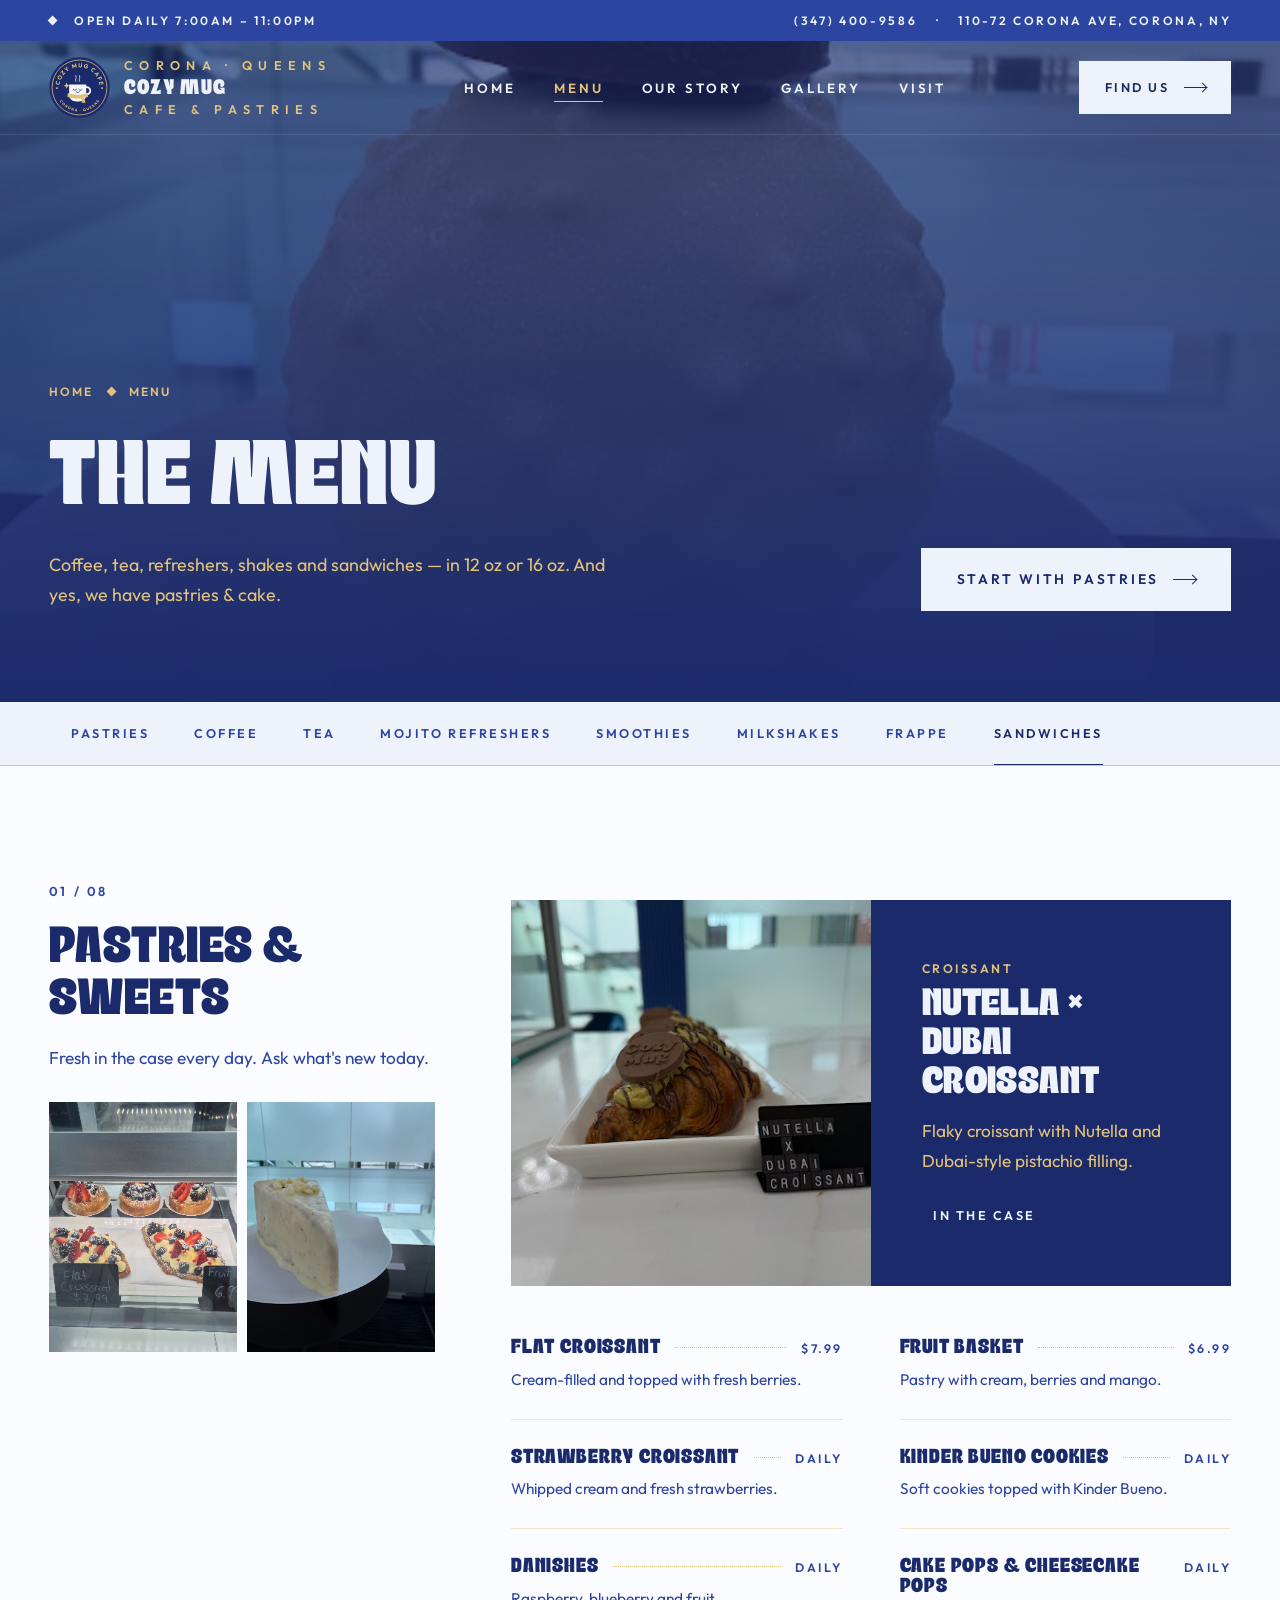
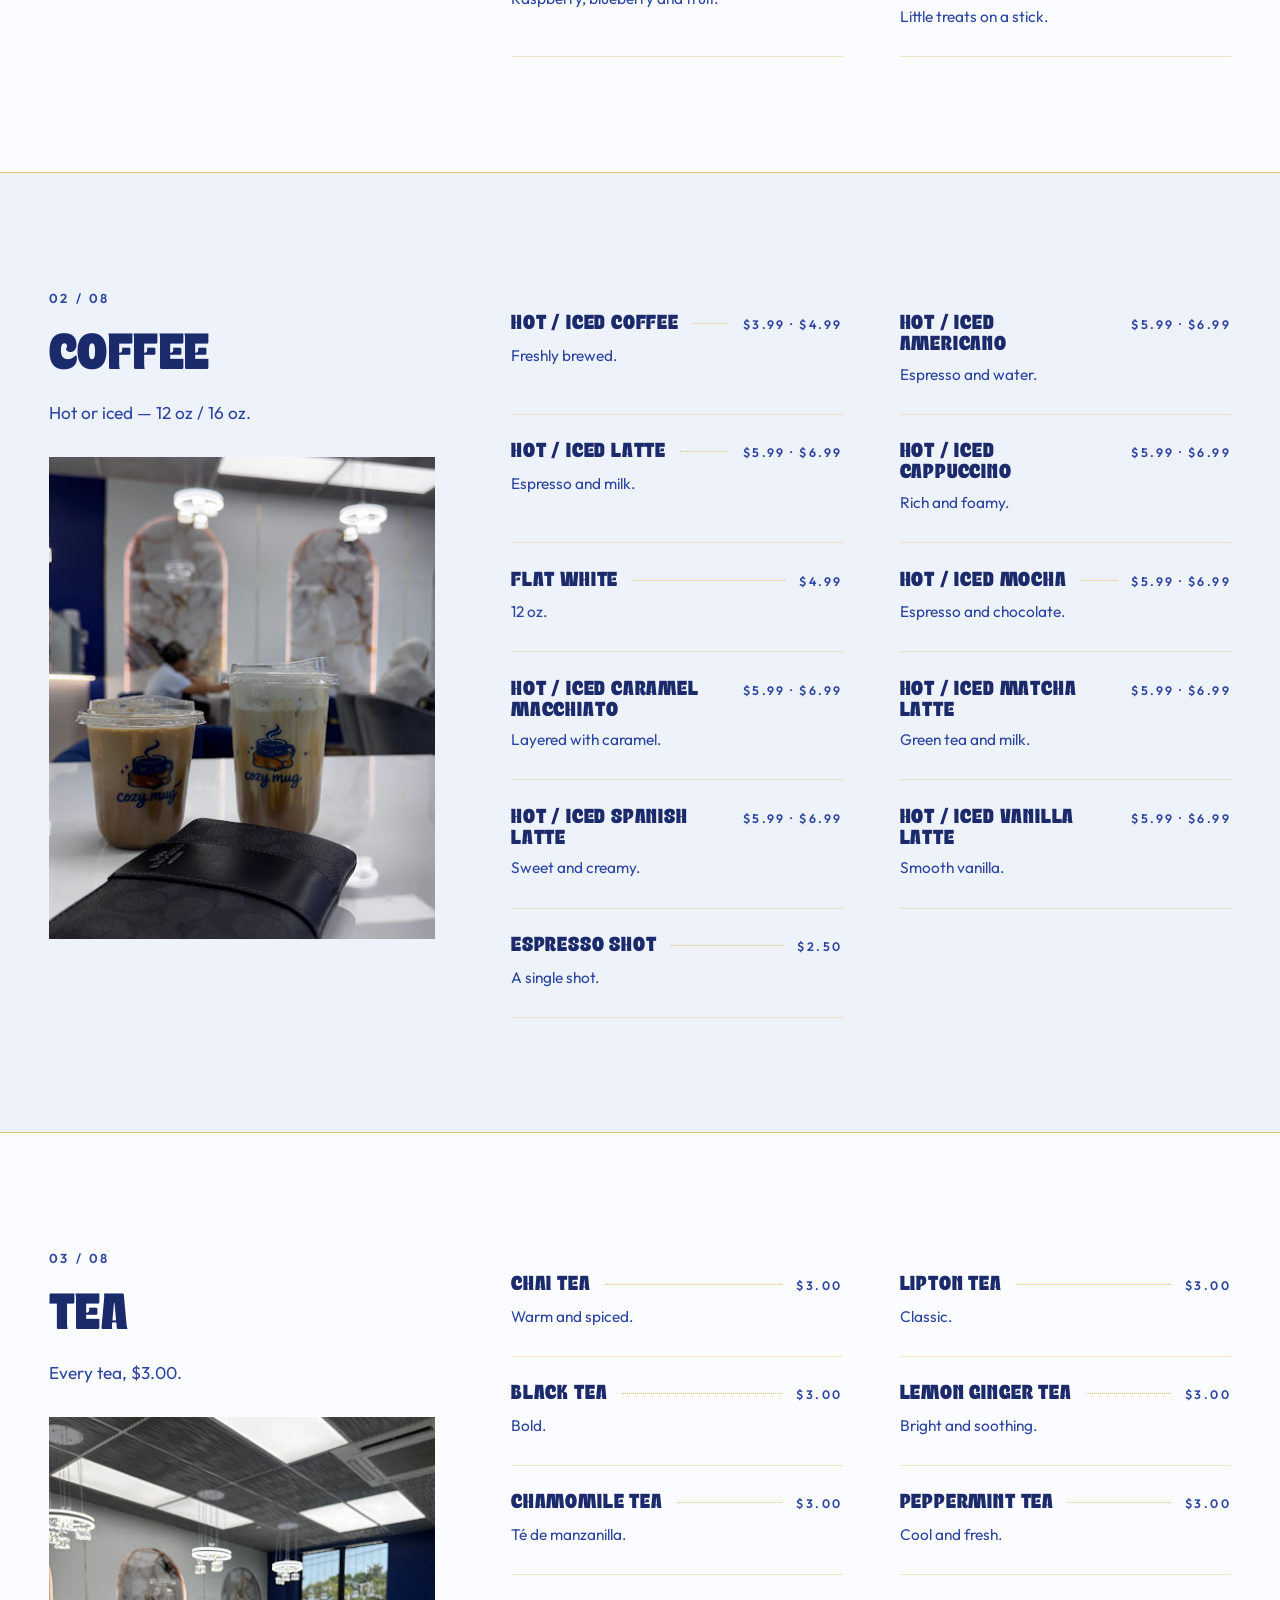
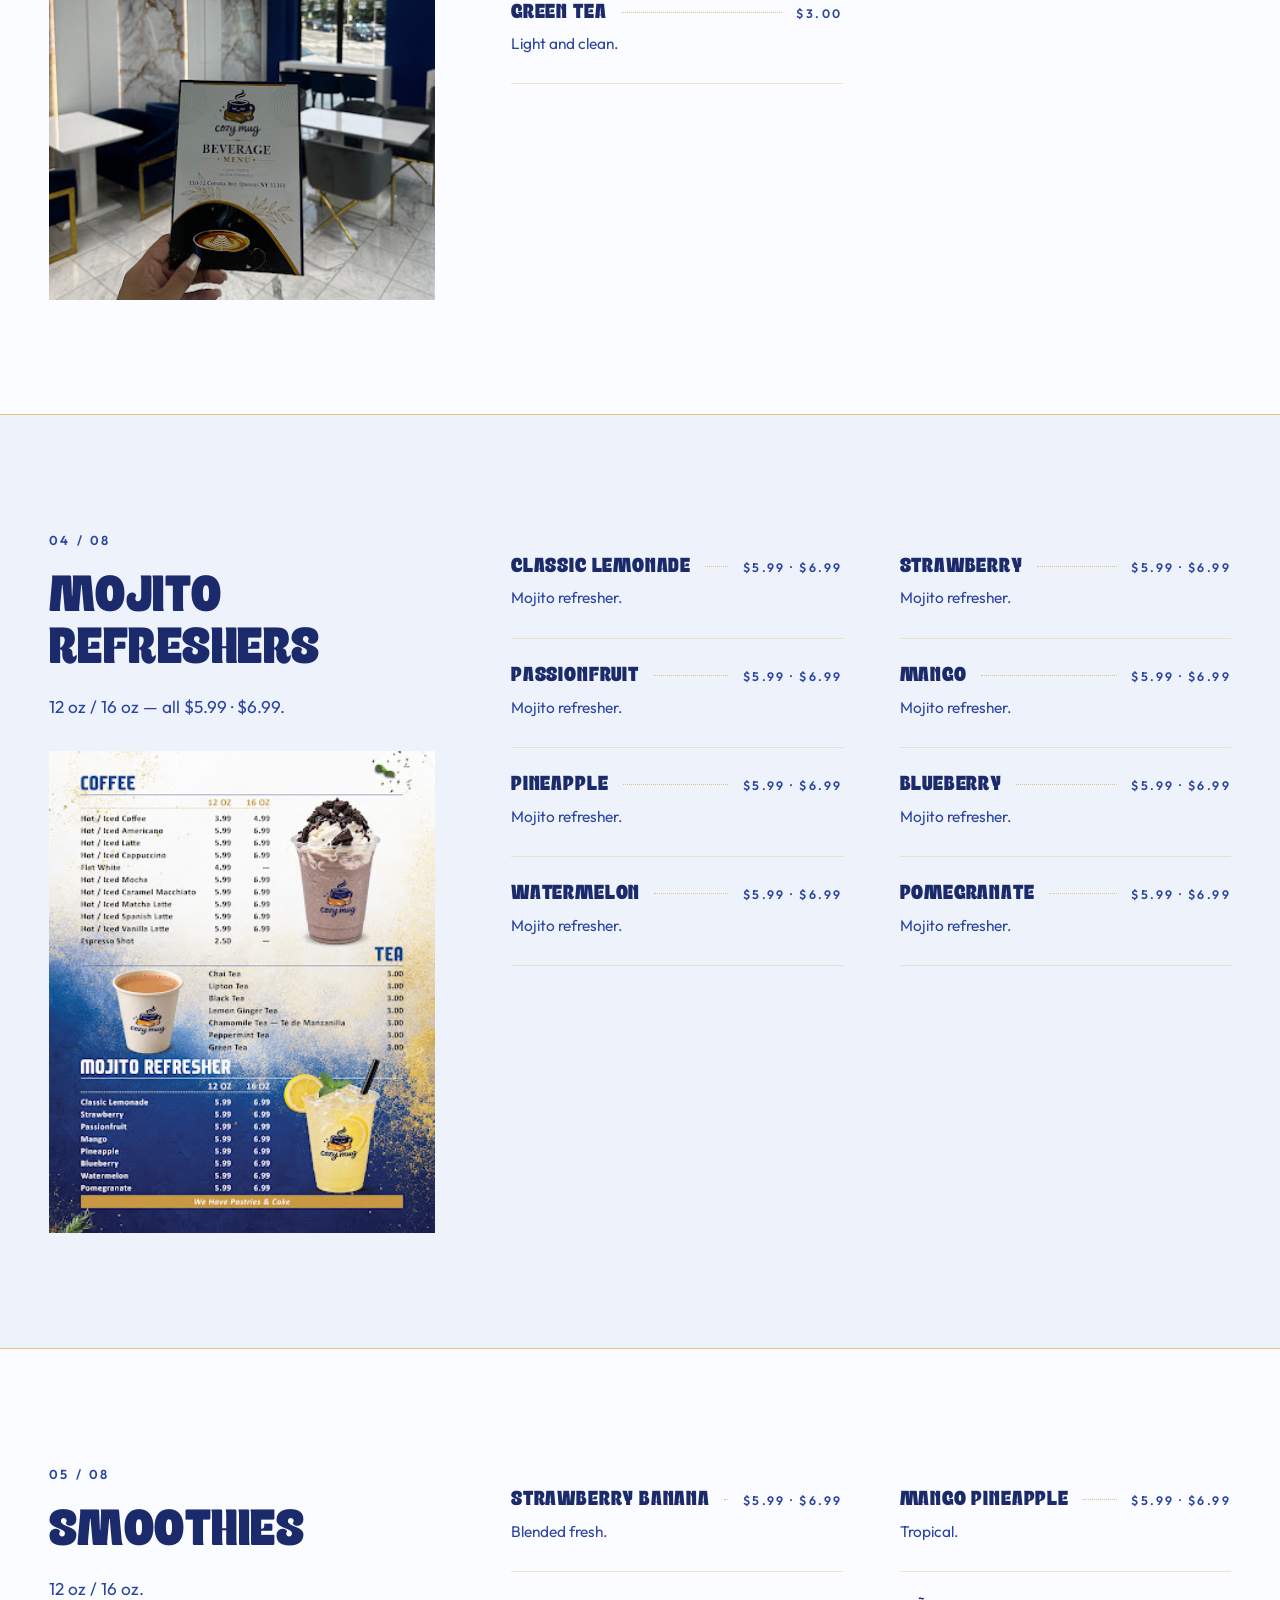
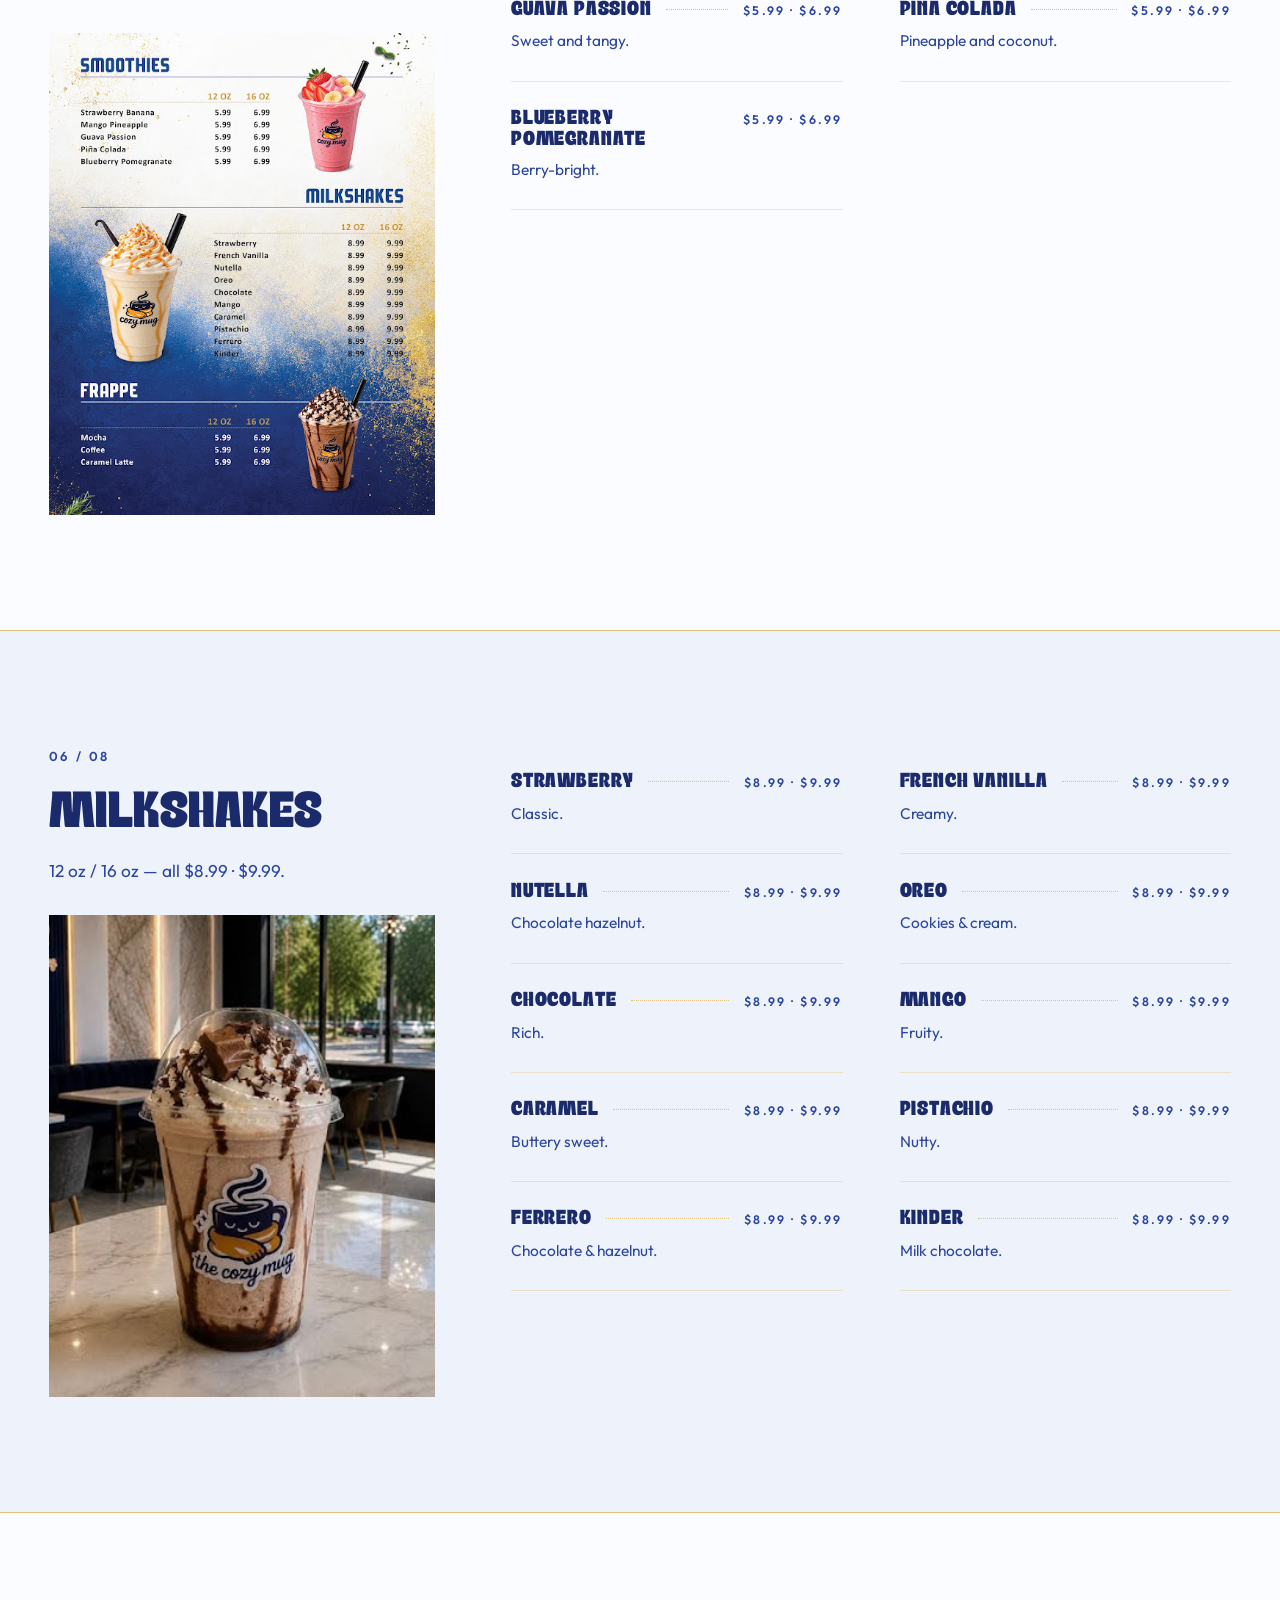
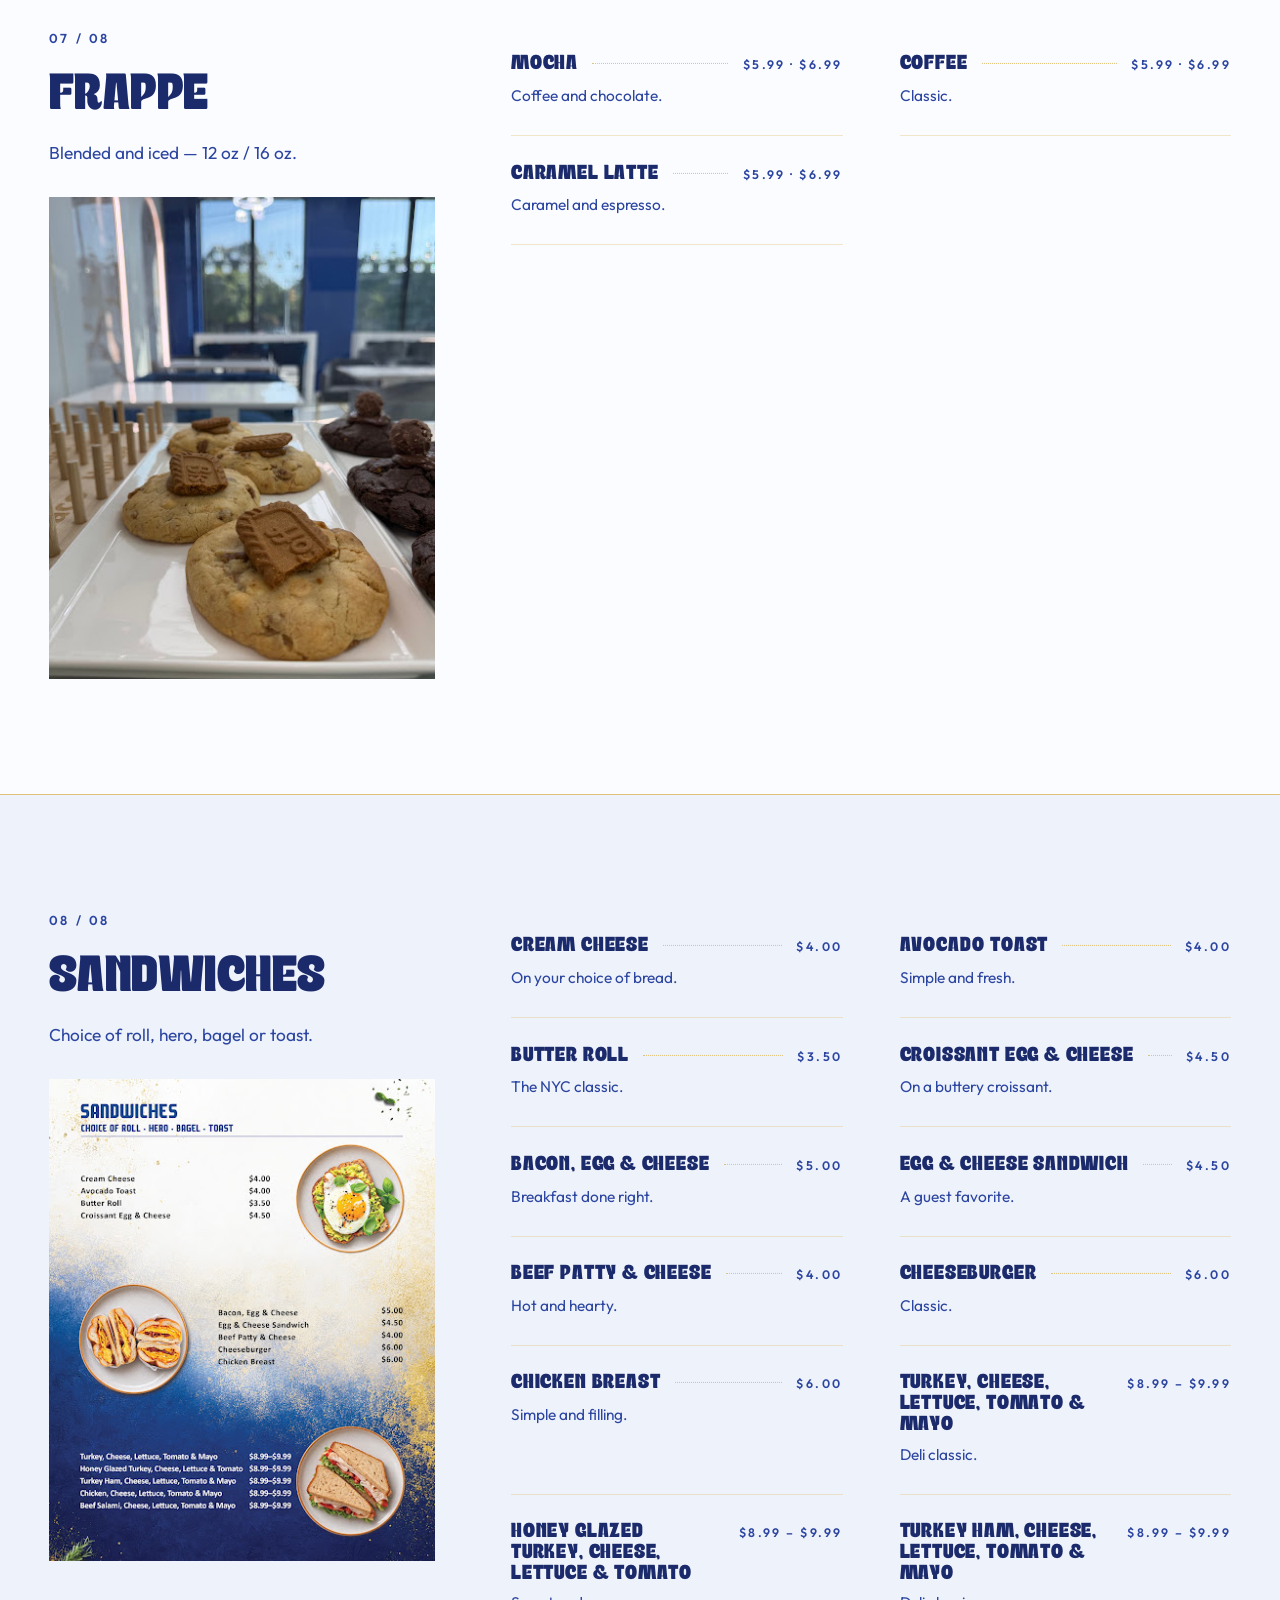
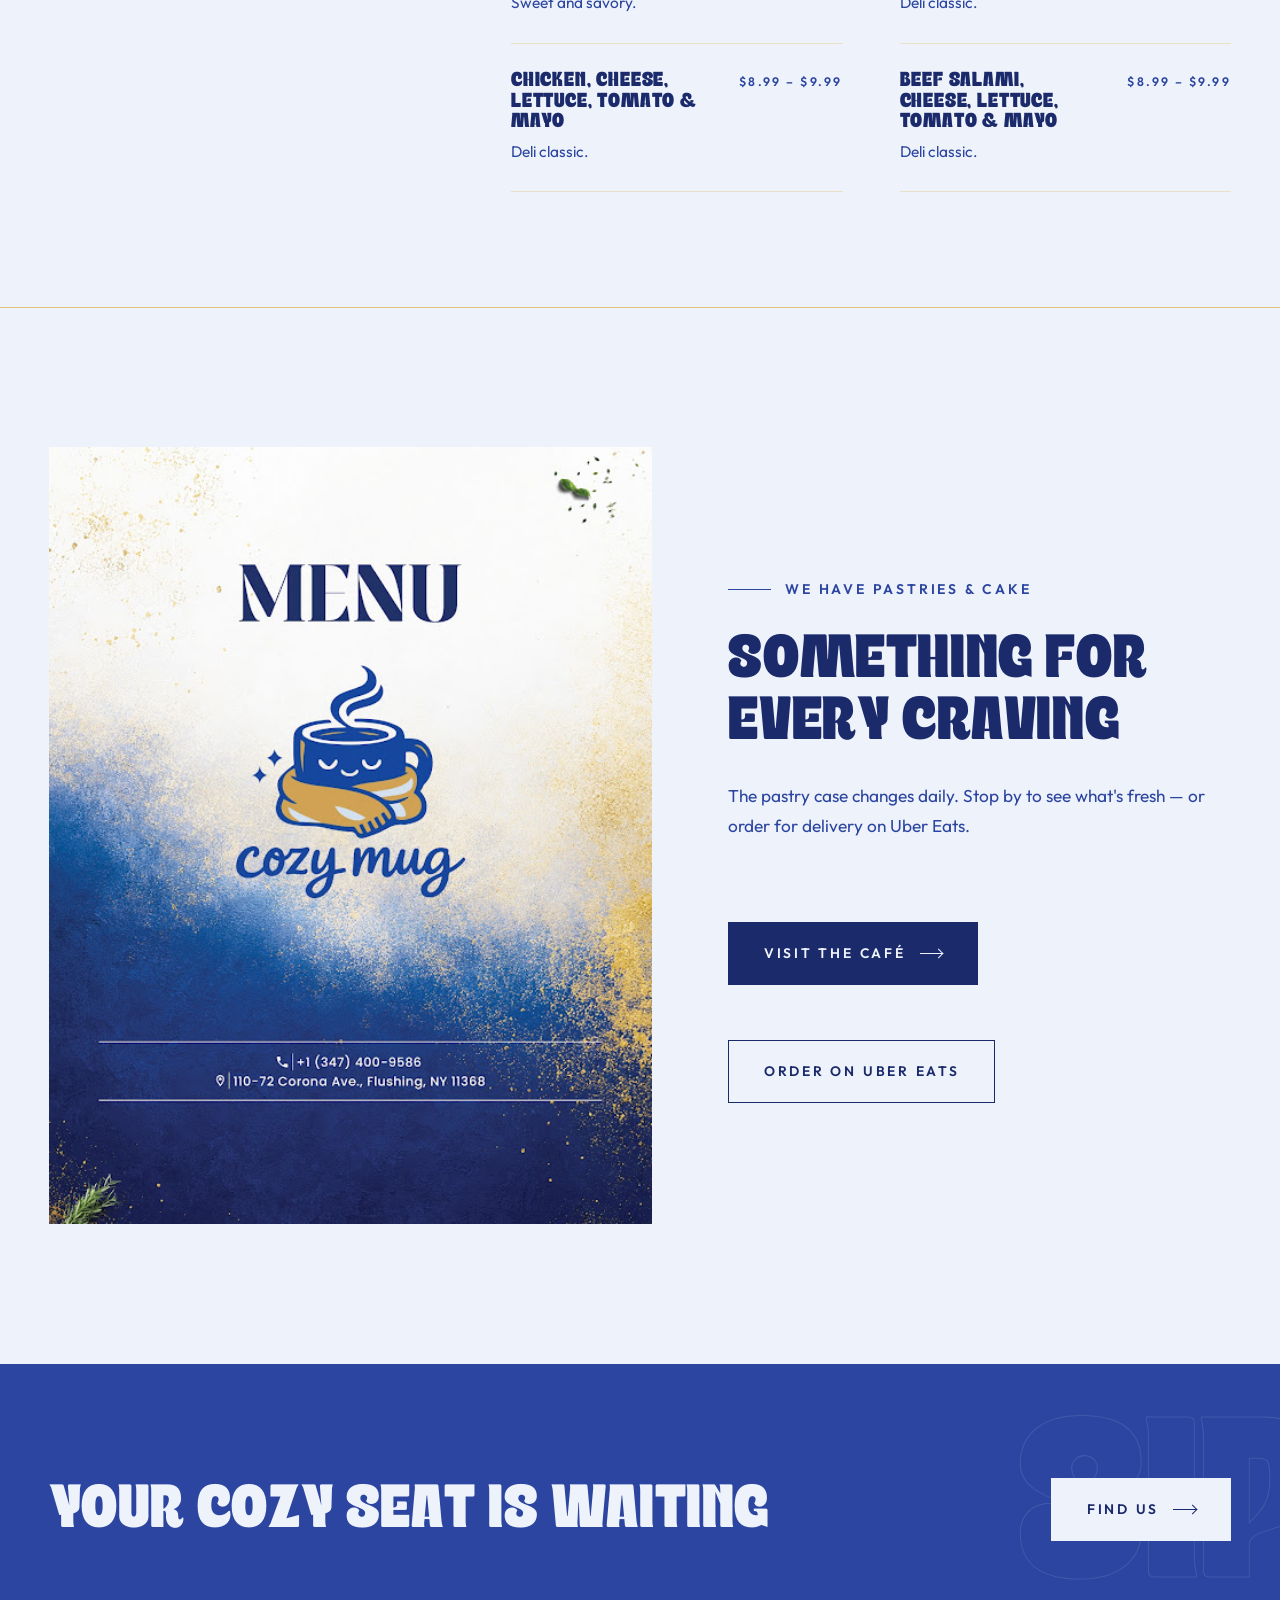
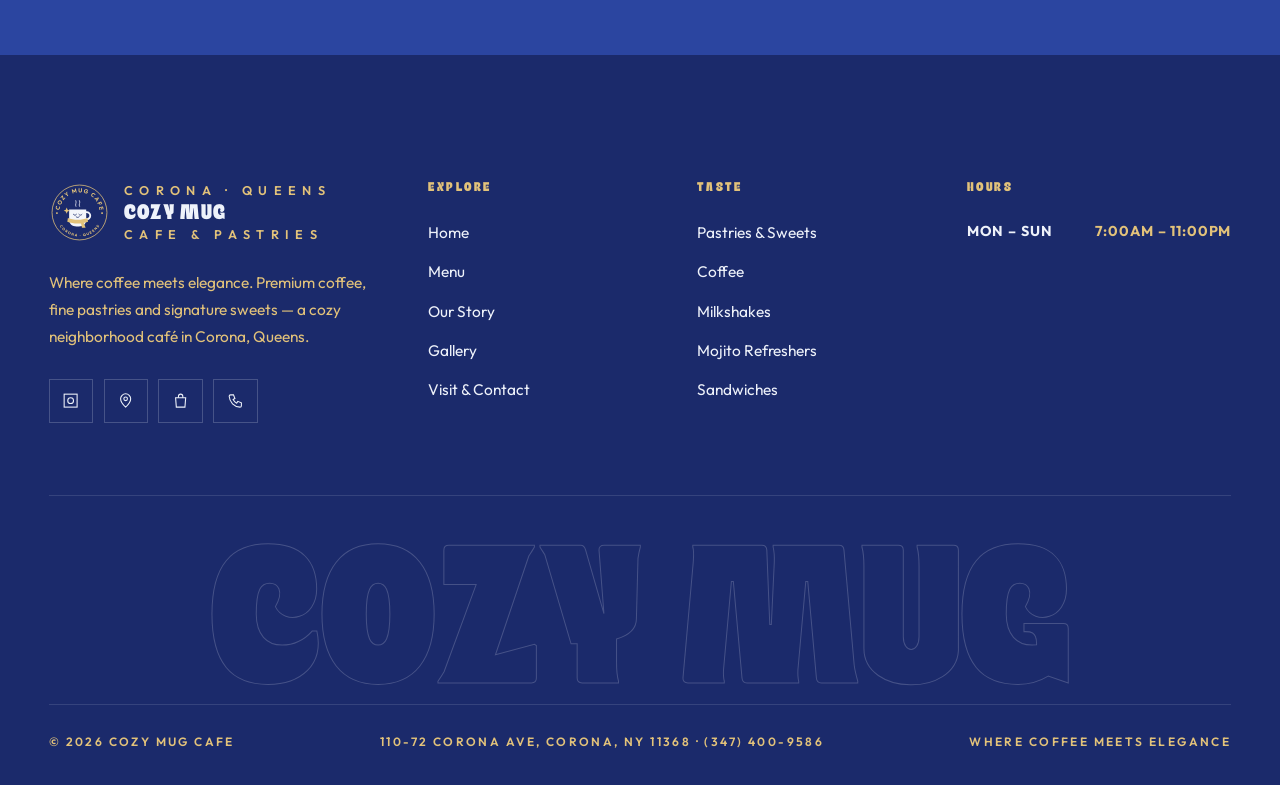
<file: menu.html>
<!DOCTYPE html>
<html lang="en">
<head>
  <meta charset="UTF-8">
  <meta name="viewport" content="width=device-width, initial-scale=1.0">
  <title>Menu — Cozy Mug Cafe</title>
  <meta name="description" content="The Cozy Mug Cafe menu — coffee, tea, mojito refreshers, smoothies, milkshakes, frappes, sandwiches and fresh pastries in Corona, Queens.">
  <meta name="theme-color" content="#1B2A6B">
  <meta property="og:title" content="Menu — Cozy Mug Cafe">
  <meta property="og:description" content="The Cozy Mug Cafe menu — coffee, tea, mojito refreshers, smoothies, milkshakes, frappes, sandwiches and fresh pastries in Corona, Queens.">
  <meta property="og:image" content="assets/images/unnamed%20%2875%29.jpg">
  <link rel="icon" href="assets/logo.svg" type="image/svg+xml">
  <link rel="preconnect" href="https://fonts.googleapis.com">
  <link rel="preconnect" href="https://fonts.gstatic.com" crossorigin>
  <link href="https://fonts.googleapis.com/css2?family=Outfit:wght@400;500;600;700&display=swap" rel="stylesheet">
  <link rel="preload" as="image" href="assets/images/unnamed%20%2848%29.jpg" fetchpriority="high">
  <link rel="stylesheet" href="css/style.css">
</head>
<body>

<header class="site-header">
  <div class="topbar">
    <div class="container">
      <div class="t-items"><span class="diamond"></span><span>Open Daily 7:00AM – 11:00PM</span></div>
      <div class="t-items t-hide"><a href="tel:+13474009586">(347) 400-9586</a><span>·</span><span>110-72 Corona Ave, Corona, NY</span></div>
    </div>
  </div>
  <nav class="navbar" aria-label="Main">
    <div class="container">
      <a href="index.html" class="logo" aria-label="Cozy Mug Cafe home">
        <span class="logo-mark"><img src="assets/logo.svg" alt="" width="60" height="60"></span>
        <span class="logo-text"><small>CORONA · QUEENS</small><strong>COZY MUG</strong><small>CAFE &amp; PASTRIES</small></span>
      </a>
      <ul class="nav-links">
        <li><a href="index.html">Home</a></li>
        <li><a href="menu.html" class="active" aria-current="page">Menu</a></li>
        <li><a href="about.html">Our Story</a></li>
        <li><a href="gallery.html">Gallery</a></li>
        <li><a href="visit.html">Visit</a></li>
      </ul>
      <a href="visit.html" class="btn btn--light nav-cta">Find Us <span class="arrow"></span></a>
      <button class="menu-toggle" aria-label="Open menu" aria-expanded="false"><span></span><span></span><span></span></button>
    </div>
  </nav>
</header>

<div class="mobile-nav" aria-label="Mobile">
  <a class="m-link" href="index.html"><small>01</small>Home</a>
  <a class="m-link" href="menu.html"><small>02</small>Menu</a>
  <a class="m-link" href="about.html"><small>03</small>Our Story</a>
  <a class="m-link" href="gallery.html"><small>04</small>Gallery</a>
  <a class="m-link" href="visit.html"><small>05</small>Visit</a>
  <div class="m-foot">Open Daily 7:00AM – 11:00PM<br>110-72 Corona Ave, Corona, NY 11368<br><a href="tel:+13474009586">(347) 400-9586</a></div>
</div>

<main>
<section class="page-hero">
  <div class="bg" data-parallax style="background-image:url('assets/images/unnamed%20%2848%29.jpg')"></div>
  <div class="container">
    <div class="crumbs"><a href="index.html">Home</a><span class="diamond"></span><span>Menu</span></div>
    <div class="hero-foot">
      <div>
        <h1>The Menu</h1>
        <p class="lead">Coffee, tea, refreshers, shakes and sandwiches — in 12 oz or 16 oz. And yes, we have pastries &amp; cake.</p>
      </div>
      <a href="#pastries" class="btn btn--light">Start with Pastries <span class="arrow"></span></a>
    </div>
  </div>
</section>

<nav class="menu-nav" aria-label="Menu sections">
  <div class="container">
    <a href="#pastries" class="active">Pastries</a>
    <a href="#coffee">Coffee</a>
    <a href="#tea">Tea</a>
    <a href="#refreshers">Mojito Refreshers</a>
    <a href="#smoothies">Smoothies</a>
    <a href="#shakes">Milkshakes</a>
    <a href="#frappe">Frappe</a>
    <a href="#sandwiches">Sandwiches</a>
  </div>
</nav>

<!-- 01 PASTRIES -->
<section class="menu-block bg-white" id="pastries">
  <div class="container">
    <div class="menu-block-grid">
      <div class="menu-block-head reveal">
        <span class="num">01 / 08</span>
        <h2>Pastries &amp; Sweets</h2>
        <p>Fresh in the case every day. Ask what's new today.</p>
        <div class="media duo">
          <img src="assets/images/unnamed%20%288%29.jpg" alt="Flat croissant and fruit basket in the case" decoding="async">
          <img src="assets/images/unnamed%20%2835%29.jpg" alt="Slice of cake" decoding="async">
        </div>
      </div>
      <div>
        <div class="feature-drink reveal">
          <div class="media"><img src="assets/images/unnamed%20%2822%29.jpg" alt="Nutella × Dubai croissant" decoding="async"></div>
          <div class="body">
            <span class="kind">Croissant</span>
            <h3>Nutella × Dubai Croissant</h3>
            <p>Flaky croissant with Nutella and Dubai-style pistachio filling.</p>
            <div class="chips" style="margin-top:22px"><span class="chip chip--dark">In the Case</span></div>
          </div>
        </div>
        <div class="menu-items reveal" style="margin-top:24px">
          <div class="menu-item"><div class="menu-item-top"><h3>Flat Croissant</h3><span class="dots"></span><span class="note">$7.99</span></div><p>Cream-filled and topped with fresh berries.</p></div>
          <div class="menu-item"><div class="menu-item-top"><h3>Fruit Basket</h3><span class="dots"></span><span class="note">$6.99</span></div><p>Pastry with cream, berries and mango.</p></div>
          <div class="menu-item"><div class="menu-item-top"><h3>Strawberry Croissant</h3><span class="dots"></span><span class="note">Daily</span></div><p>Whipped cream and fresh strawberries.</p></div>
          <div class="menu-item"><div class="menu-item-top"><h3>Kinder Bueno Cookies</h3><span class="dots"></span><span class="note">Daily</span></div><p>Soft cookies topped with Kinder Bueno.</p></div>
          <div class="menu-item"><div class="menu-item-top"><h3>Danishes</h3><span class="dots"></span><span class="note">Daily</span></div><p>Raspberry, blueberry and fruit.</p></div>
          <div class="menu-item"><div class="menu-item-top"><h3>Cake Pops &amp; Cheesecake Pops</h3><span class="dots"></span><span class="note">Daily</span></div><p>Little treats on a stick.</p></div>
        </div>
      </div>
    </div>
  </div>
</section>

<!-- 02 COFFEE -->
<section class="menu-block bg-cream" id="coffee">
  <div class="container">
    <div class="menu-block-grid">
      <div class="menu-block-head reveal">
        <span class="num">02 / 08</span>
        <h2>Coffee</h2>
        <p>Hot or iced — 12 oz / 16 oz.</p>
        <div class="media"><img src="assets/images/unnamed%20%2841%29.jpg" alt="Iced lattes in Cozy Mug cups" decoding="async"></div>
      </div>
      <div class="menu-items reveal">
        <div class="menu-item"><div class="menu-item-top"><h3>Hot / Iced Coffee</h3><span class="dots"></span><span class="note">$3.99 · $4.99</span></div><p>Freshly brewed.</p></div>
        <div class="menu-item"><div class="menu-item-top"><h3>Hot / Iced Americano</h3><span class="dots"></span><span class="note">$5.99 · $6.99</span></div><p>Espresso and water.</p></div>
        <div class="menu-item"><div class="menu-item-top"><h3>Hot / Iced Latte</h3><span class="dots"></span><span class="note">$5.99 · $6.99</span></div><p>Espresso and milk.</p></div>
        <div class="menu-item"><div class="menu-item-top"><h3>Hot / Iced Cappuccino</h3><span class="dots"></span><span class="note">$5.99 · $6.99</span></div><p>Rich and foamy.</p></div>
        <div class="menu-item"><div class="menu-item-top"><h3>Flat White</h3><span class="dots"></span><span class="note">$4.99</span></div><p>12 oz.</p></div>
        <div class="menu-item"><div class="menu-item-top"><h3>Hot / Iced Mocha</h3><span class="dots"></span><span class="note">$5.99 · $6.99</span></div><p>Espresso and chocolate.</p></div>
        <div class="menu-item"><div class="menu-item-top"><h3>Hot / Iced Caramel Macchiato</h3><span class="dots"></span><span class="note">$5.99 · $6.99</span></div><p>Layered with caramel.</p></div>
        <div class="menu-item"><div class="menu-item-top"><h3>Hot / Iced Matcha Latte</h3><span class="dots"></span><span class="note">$5.99 · $6.99</span></div><p>Green tea and milk.</p></div>
        <div class="menu-item"><div class="menu-item-top"><h3>Hot / Iced Spanish Latte</h3><span class="dots"></span><span class="note">$5.99 · $6.99</span></div><p>Sweet and creamy.</p></div>
        <div class="menu-item"><div class="menu-item-top"><h3>Hot / Iced Vanilla Latte</h3><span class="dots"></span><span class="note">$5.99 · $6.99</span></div><p>Smooth vanilla.</p></div>
        <div class="menu-item"><div class="menu-item-top"><h3>Espresso Shot</h3><span class="dots"></span><span class="note">$2.50</span></div><p>A single shot.</p></div>
      </div>
    </div>
  </div>
</section>

<!-- 03 TEA -->
<section class="menu-block bg-white" id="tea">
  <div class="container">
    <div class="menu-block-grid">
      <div class="menu-block-head reveal">
        <span class="num">03 / 08</span>
        <h2>Tea</h2>
        <p>Every tea, $3.00.</p>
        <div class="media"><img src="assets/images/unnamed%20%2833%29.jpg" alt="Beverage menu inside the café" decoding="async"></div>
      </div>
      <div class="menu-items reveal">
        <div class="menu-item"><div class="menu-item-top"><h3>Chai Tea</h3><span class="dots"></span><span class="note">$3.00</span></div><p>Warm and spiced.</p></div>
        <div class="menu-item"><div class="menu-item-top"><h3>Lipton Tea</h3><span class="dots"></span><span class="note">$3.00</span></div><p>Classic.</p></div>
        <div class="menu-item"><div class="menu-item-top"><h3>Black Tea</h3><span class="dots"></span><span class="note">$3.00</span></div><p>Bold.</p></div>
        <div class="menu-item"><div class="menu-item-top"><h3>Lemon Ginger Tea</h3><span class="dots"></span><span class="note">$3.00</span></div><p>Bright and soothing.</p></div>
        <div class="menu-item"><div class="menu-item-top"><h3>Chamomile Tea</h3><span class="dots"></span><span class="note">$3.00</span></div><p>Té de manzanilla.</p></div>
        <div class="menu-item"><div class="menu-item-top"><h3>Peppermint Tea</h3><span class="dots"></span><span class="note">$3.00</span></div><p>Cool and fresh.</p></div>
        <div class="menu-item"><div class="menu-item-top"><h3>Green Tea</h3><span class="dots"></span><span class="note">$3.00</span></div><p>Light and clean.</p></div>
      </div>
    </div>
  </div>
</section>

<!-- 04 REFRESHERS -->
<section class="menu-block bg-cream" id="refreshers">
  <div class="container">
    <div class="menu-block-grid">
      <div class="menu-block-head reveal">
        <span class="num">04 / 08</span>
        <h2>Mojito Refreshers</h2>
        <p>12 oz / 16 oz — all $5.99 · $6.99.</p>
        <div class="media"><img src="assets/images/unnamed%20%2813%29.jpg" alt="Coffee, tea and mojito refresher menu" decoding="async"></div>
      </div>
      <div class="menu-items reveal">
        <div class="menu-item"><div class="menu-item-top"><h3>Classic Lemonade</h3><span class="dots"></span><span class="note">$5.99 · $6.99</span></div><p>Mojito refresher.</p></div>
        <div class="menu-item"><div class="menu-item-top"><h3>Strawberry</h3><span class="dots"></span><span class="note">$5.99 · $6.99</span></div><p>Mojito refresher.</p></div>
        <div class="menu-item"><div class="menu-item-top"><h3>Passionfruit</h3><span class="dots"></span><span class="note">$5.99 · $6.99</span></div><p>Mojito refresher.</p></div>
        <div class="menu-item"><div class="menu-item-top"><h3>Mango</h3><span class="dots"></span><span class="note">$5.99 · $6.99</span></div><p>Mojito refresher.</p></div>
        <div class="menu-item"><div class="menu-item-top"><h3>Pineapple</h3><span class="dots"></span><span class="note">$5.99 · $6.99</span></div><p>Mojito refresher.</p></div>
        <div class="menu-item"><div class="menu-item-top"><h3>Blueberry</h3><span class="dots"></span><span class="note">$5.99 · $6.99</span></div><p>Mojito refresher.</p></div>
        <div class="menu-item"><div class="menu-item-top"><h3>Watermelon</h3><span class="dots"></span><span class="note">$5.99 · $6.99</span></div><p>Mojito refresher.</p></div>
        <div class="menu-item"><div class="menu-item-top"><h3>Pomegranate</h3><span class="dots"></span><span class="note">$5.99 · $6.99</span></div><p>Mojito refresher.</p></div>
      </div>
    </div>
  </div>
</section>

<!-- 05 SMOOTHIES -->
<section class="menu-block bg-white" id="smoothies">
  <div class="container">
    <div class="menu-block-grid">
      <div class="menu-block-head reveal">
        <span class="num">05 / 08</span>
        <h2>Smoothies</h2>
        <p>12 oz / 16 oz.</p>
        <div class="media"><img src="assets/images/unnamed%20%2852%29.jpg" alt="Smoothies, milkshakes and frappe menu" decoding="async"></div>
      </div>
      <div class="menu-items reveal">
        <div class="menu-item"><div class="menu-item-top"><h3>Strawberry Banana</h3><span class="dots"></span><span class="note">$5.99 · $6.99</span></div><p>Blended fresh.</p></div>
        <div class="menu-item"><div class="menu-item-top"><h3>Mango Pineapple</h3><span class="dots"></span><span class="note">$5.99 · $6.99</span></div><p>Tropical.</p></div>
        <div class="menu-item"><div class="menu-item-top"><h3>Guava Passion</h3><span class="dots"></span><span class="note">$5.99 · $6.99</span></div><p>Sweet and tangy.</p></div>
        <div class="menu-item"><div class="menu-item-top"><h3>Piña Colada</h3><span class="dots"></span><span class="note">$5.99 · $6.99</span></div><p>Pineapple and coconut.</p></div>
        <div class="menu-item"><div class="menu-item-top"><h3>Blueberry Pomegranate</h3><span class="dots"></span><span class="note">$5.99 · $6.99</span></div><p>Berry-bright.</p></div>
      </div>
    </div>
  </div>
</section>

<!-- 06 MILKSHAKES -->
<section class="menu-block bg-cream" id="shakes">
  <div class="container">
    <div class="menu-block-grid">
      <div class="menu-block-head reveal">
        <span class="num">06 / 08</span>
        <h2>Milkshakes</h2>
        <p>12 oz / 16 oz — all $8.99 · $9.99.</p>
        <div class="media"><img src="assets/images/unnamed%20%2875%29.jpg" alt="Frappe in a Cozy Mug cup" decoding="async"></div>
      </div>
      <div class="menu-items reveal">
        <div class="menu-item"><div class="menu-item-top"><h3>Strawberry</h3><span class="dots"></span><span class="note">$8.99 · $9.99</span></div><p>Classic.</p></div>
        <div class="menu-item"><div class="menu-item-top"><h3>French Vanilla</h3><span class="dots"></span><span class="note">$8.99 · $9.99</span></div><p>Creamy.</p></div>
        <div class="menu-item"><div class="menu-item-top"><h3>Nutella</h3><span class="dots"></span><span class="note">$8.99 · $9.99</span></div><p>Chocolate hazelnut.</p></div>
        <div class="menu-item"><div class="menu-item-top"><h3>Oreo</h3><span class="dots"></span><span class="note">$8.99 · $9.99</span></div><p>Cookies &amp; cream.</p></div>
        <div class="menu-item"><div class="menu-item-top"><h3>Chocolate</h3><span class="dots"></span><span class="note">$8.99 · $9.99</span></div><p>Rich.</p></div>
        <div class="menu-item"><div class="menu-item-top"><h3>Mango</h3><span class="dots"></span><span class="note">$8.99 · $9.99</span></div><p>Fruity.</p></div>
        <div class="menu-item"><div class="menu-item-top"><h3>Caramel</h3><span class="dots"></span><span class="note">$8.99 · $9.99</span></div><p>Buttery sweet.</p></div>
        <div class="menu-item"><div class="menu-item-top"><h3>Pistachio</h3><span class="dots"></span><span class="note">$8.99 · $9.99</span></div><p>Nutty.</p></div>
        <div class="menu-item"><div class="menu-item-top"><h3>Ferrero</h3><span class="dots"></span><span class="note">$8.99 · $9.99</span></div><p>Chocolate &amp; hazelnut.</p></div>
        <div class="menu-item"><div class="menu-item-top"><h3>Kinder</h3><span class="dots"></span><span class="note">$8.99 · $9.99</span></div><p>Milk chocolate.</p></div>
      </div>
    </div>
  </div>
</section>

<!-- 07 FRAPPE -->
<section class="menu-block bg-white" id="frappe">
  <div class="container">
    <div class="menu-block-grid">
      <div class="menu-block-head reveal">
        <span class="num">07 / 08</span>
        <h2>Frappe</h2>
        <p>Blended and iced — 12 oz / 16 oz.</p>
        <div class="media"><img src="assets/images/unnamed%20%2810%29.jpg" alt="Cookies with Biscoff" decoding="async"></div>
      </div>
      <div class="menu-items reveal">
        <div class="menu-item"><div class="menu-item-top"><h3>Mocha</h3><span class="dots"></span><span class="note">$5.99 · $6.99</span></div><p>Coffee and chocolate.</p></div>
        <div class="menu-item"><div class="menu-item-top"><h3>Coffee</h3><span class="dots"></span><span class="note">$5.99 · $6.99</span></div><p>Classic.</p></div>
        <div class="menu-item"><div class="menu-item-top"><h3>Caramel Latte</h3><span class="dots"></span><span class="note">$5.99 · $6.99</span></div><p>Caramel and espresso.</p></div>
      </div>
    </div>
  </div>
</section>

<!-- 08 SANDWICHES -->
<section class="menu-block bg-cream" id="sandwiches">
  <div class="container">
    <div class="menu-block-grid">
      <div class="menu-block-head reveal">
        <span class="num">08 / 08</span>
        <h2>Sandwiches</h2>
        <p>Choice of roll, hero, bagel or toast.</p>
        <div class="media"><img src="assets/images/unnamed%20%2840%29.jpg" alt="Sandwiches menu" decoding="async"></div>
      </div>
      <div class="menu-items reveal">
        <div class="menu-item"><div class="menu-item-top"><h3>Cream Cheese</h3><span class="dots"></span><span class="note">$4.00</span></div><p>On your choice of bread.</p></div>
        <div class="menu-item"><div class="menu-item-top"><h3>Avocado Toast</h3><span class="dots"></span><span class="note">$4.00</span></div><p>Simple and fresh.</p></div>
        <div class="menu-item"><div class="menu-item-top"><h3>Butter Roll</h3><span class="dots"></span><span class="note">$3.50</span></div><p>The NYC classic.</p></div>
        <div class="menu-item"><div class="menu-item-top"><h3>Croissant Egg &amp; Cheese</h3><span class="dots"></span><span class="note">$4.50</span></div><p>On a buttery croissant.</p></div>
        <div class="menu-item"><div class="menu-item-top"><h3>Bacon, Egg &amp; Cheese</h3><span class="dots"></span><span class="note">$5.00</span></div><p>Breakfast done right.</p></div>
        <div class="menu-item"><div class="menu-item-top"><h3>Egg &amp; Cheese Sandwich</h3><span class="dots"></span><span class="note">$4.50</span></div><p>A guest favorite.</p></div>
        <div class="menu-item"><div class="menu-item-top"><h3>Beef Patty &amp; Cheese</h3><span class="dots"></span><span class="note">$4.00</span></div><p>Hot and hearty.</p></div>
        <div class="menu-item"><div class="menu-item-top"><h3>Cheeseburger</h3><span class="dots"></span><span class="note">$6.00</span></div><p>Classic.</p></div>
        <div class="menu-item"><div class="menu-item-top"><h3>Chicken Breast</h3><span class="dots"></span><span class="note">$6.00</span></div><p>Simple and filling.</p></div>
        <div class="menu-item"><div class="menu-item-top"><h3>Turkey, Cheese, Lettuce, Tomato &amp; Mayo</h3><span class="dots"></span><span class="note">$8.99 – $9.99</span></div><p>Deli classic.</p></div>
        <div class="menu-item"><div class="menu-item-top"><h3>Honey Glazed Turkey, Cheese, Lettuce &amp; Tomato</h3><span class="dots"></span><span class="note">$8.99 – $9.99</span></div><p>Sweet and savory.</p></div>
        <div class="menu-item"><div class="menu-item-top"><h3>Turkey Ham, Cheese, Lettuce, Tomato &amp; Mayo</h3><span class="dots"></span><span class="note">$8.99 – $9.99</span></div><p>Deli classic.</p></div>
        <div class="menu-item"><div class="menu-item-top"><h3>Chicken, Cheese, Lettuce, Tomato &amp; Mayo</h3><span class="dots"></span><span class="note">$8.99 – $9.99</span></div><p>Deli classic.</p></div>
        <div class="menu-item"><div class="menu-item-top"><h3>Beef Salami, Cheese, Lettuce, Tomato &amp; Mayo</h3><span class="dots"></span><span class="note">$8.99 – $9.99</span></div><p>Deli classic.</p></div>
      </div>
    </div>
  </div>
</section>

<!-- PRINTED MENU -->
<section class="section bg-cream">
  <div class="container board-band">
    <div class="media reveal"><img src="assets/images/unnamed%20%2853%29.jpg" alt="The Cozy Mug menu cover" decoding="async"></div>
    <div class="text-block">
      <span class="eyebrow reveal">We Have Pastries &amp; Cake</span>
      <h2 class="reveal">Something for Every Craving</h2>
      <p class="muted reveal">The pastry case changes daily. Stop by to see what's fresh — or order for delivery on Uber Eats.</p>
      <div class="btn-row" style="margin-top:40px">
        <a href="visit.html" class="btn reveal">Visit the Café <span class="arrow"></span></a>
        <a href="https://www.ubereats.com/store/cozy-mug-cafe-corona/ZBiuWTn1Vh2CCpgEub1LkA" target="_blank" rel="noopener" class="btn btn--outline reveal">Order on Uber Eats</a>
      </div>
    </div>
  </div>
</section>

<section class="cta-band">
  <div class="ghost-word" aria-hidden="true">Sip</div>
  <div class="container">
    <h2 class="reveal">Your Cozy Seat Is Waiting</h2>
    <a href="visit.html" class="btn btn--light reveal">Find Us <span class="arrow"></span></a>
  </div>
</section>
</main>

<footer class="site-footer">
  <div class="container">
    <div class="footer-top">
      <div>
        <a href="index.html" class="logo">
          <span class="logo-mark"><img src="assets/logo.svg" alt="" width="60" height="60"></span>
          <span class="logo-text"><small>CORONA · QUEENS</small><strong>COZY MUG</strong><small>CAFE &amp; PASTRIES</small></span>
        </a>
        <p>Where coffee meets elegance. Premium coffee, fine pastries and signature sweets — a cozy neighborhood café in Corona, Queens.</p>
        <div class="socials">
          <a href="https://www.instagram.com/cozymugcafe28/" target="_blank" rel="noopener" aria-label="Instagram @cozymugcafe28"><svg viewBox="0 0 24 24"><rect x="3" y="3" width="18" height="18"/><circle cx="12" cy="12" r="4"/><path d="M17.5 6.5h.01"/></svg></a>
          <a href="https://www.google.com/maps/place/Cozy+mug+cafe/@40.7406034,-73.8503123,17z/data=!3m1!4b1!4m6!3m5!1s0x89c25fe4f057a025:0x7ff0e25086aa0521!8m2!3d40.7406034!4d-73.8503123!16s%2Fg%2F11zhb9tx_v" target="_blank" rel="noopener" aria-label="Cozy Mug Cafe on Google Maps"><svg viewBox="0 0 24 24"><path d="M12 21s-7-6.2-7-11.5A7 7 0 0 1 19 9.5C19 14.8 12 21 12 21z"/><circle cx="12" cy="9.5" r="2.5"/></svg></a>
          <a href="https://www.ubereats.com/store/cozy-mug-cafe-corona/ZBiuWTn1Vh2CCpgEub1LkA" target="_blank" rel="noopener" aria-label="Order on Uber Eats"><svg viewBox="0 0 24 24"><path d="M5 8h14l-1 13H6z"/><path d="M9 8V6a3 3 0 0 1 6 0v2"/></svg></a>
          <a href="tel:+13474009586" aria-label="Call (347) 400-9586"><svg viewBox="0 0 24 24"><path d="M5 4h4l2 5-2.5 1.5a11 11 0 0 0 5 5L15 13l5 2v4a2 2 0 0 1-2 2A16 16 0 0 1 3 6a2 2 0 0 1 2-2"/></svg></a>
        </div>
      </div>
      <div>
        <h4>Explore</h4>
        <ul>
          <li><a href="index.html">Home</a></li>
          <li><a href="menu.html">Menu</a></li>
          <li><a href="about.html">Our Story</a></li>
          <li><a href="gallery.html">Gallery</a></li>
          <li><a href="visit.html">Visit &amp; Contact</a></li>
        </ul>
      </div>
      <div>
        <h4>Taste</h4>
        <ul>
          <li><a href="menu.html#pastries">Pastries &amp; Sweets</a></li>
          <li><a href="menu.html#coffee">Coffee</a></li>
          <li><a href="menu.html#shakes">Milkshakes</a></li>
          <li><a href="menu.html#refreshers">Mojito Refreshers</a></li>
          <li><a href="menu.html#sandwiches">Sandwiches</a></li>
        </ul>
      </div>
      <div>
        <h4>Hours</h4>
        <ul class="footer-hours">
          <li><span>Mon – Sun</span><span>7:00AM – 11:00PM</span></li>
        </ul>
      </div>
    </div>
    <div class="footer-word" aria-hidden="true">Cozy Mug</div>
    <div class="footer-bottom">
      <span>© <span data-year>2026</span> Cozy Mug Cafe</span>
      <span>110-72 Corona Ave, Corona, NY 11368 · <a href="tel:+13474009586">(347) 400-9586</a></span>
      <span>Where Coffee Meets Elegance</span>
    </div>
  </div>
</footer>

<button class="back-top" aria-label="Back to top"><svg viewBox="0 0 24 24"><path d="M12 19V5M5 12l7-7 7 7"/></svg></button>

<script src="js/main.js"></script>
</body>
</html>
</file>
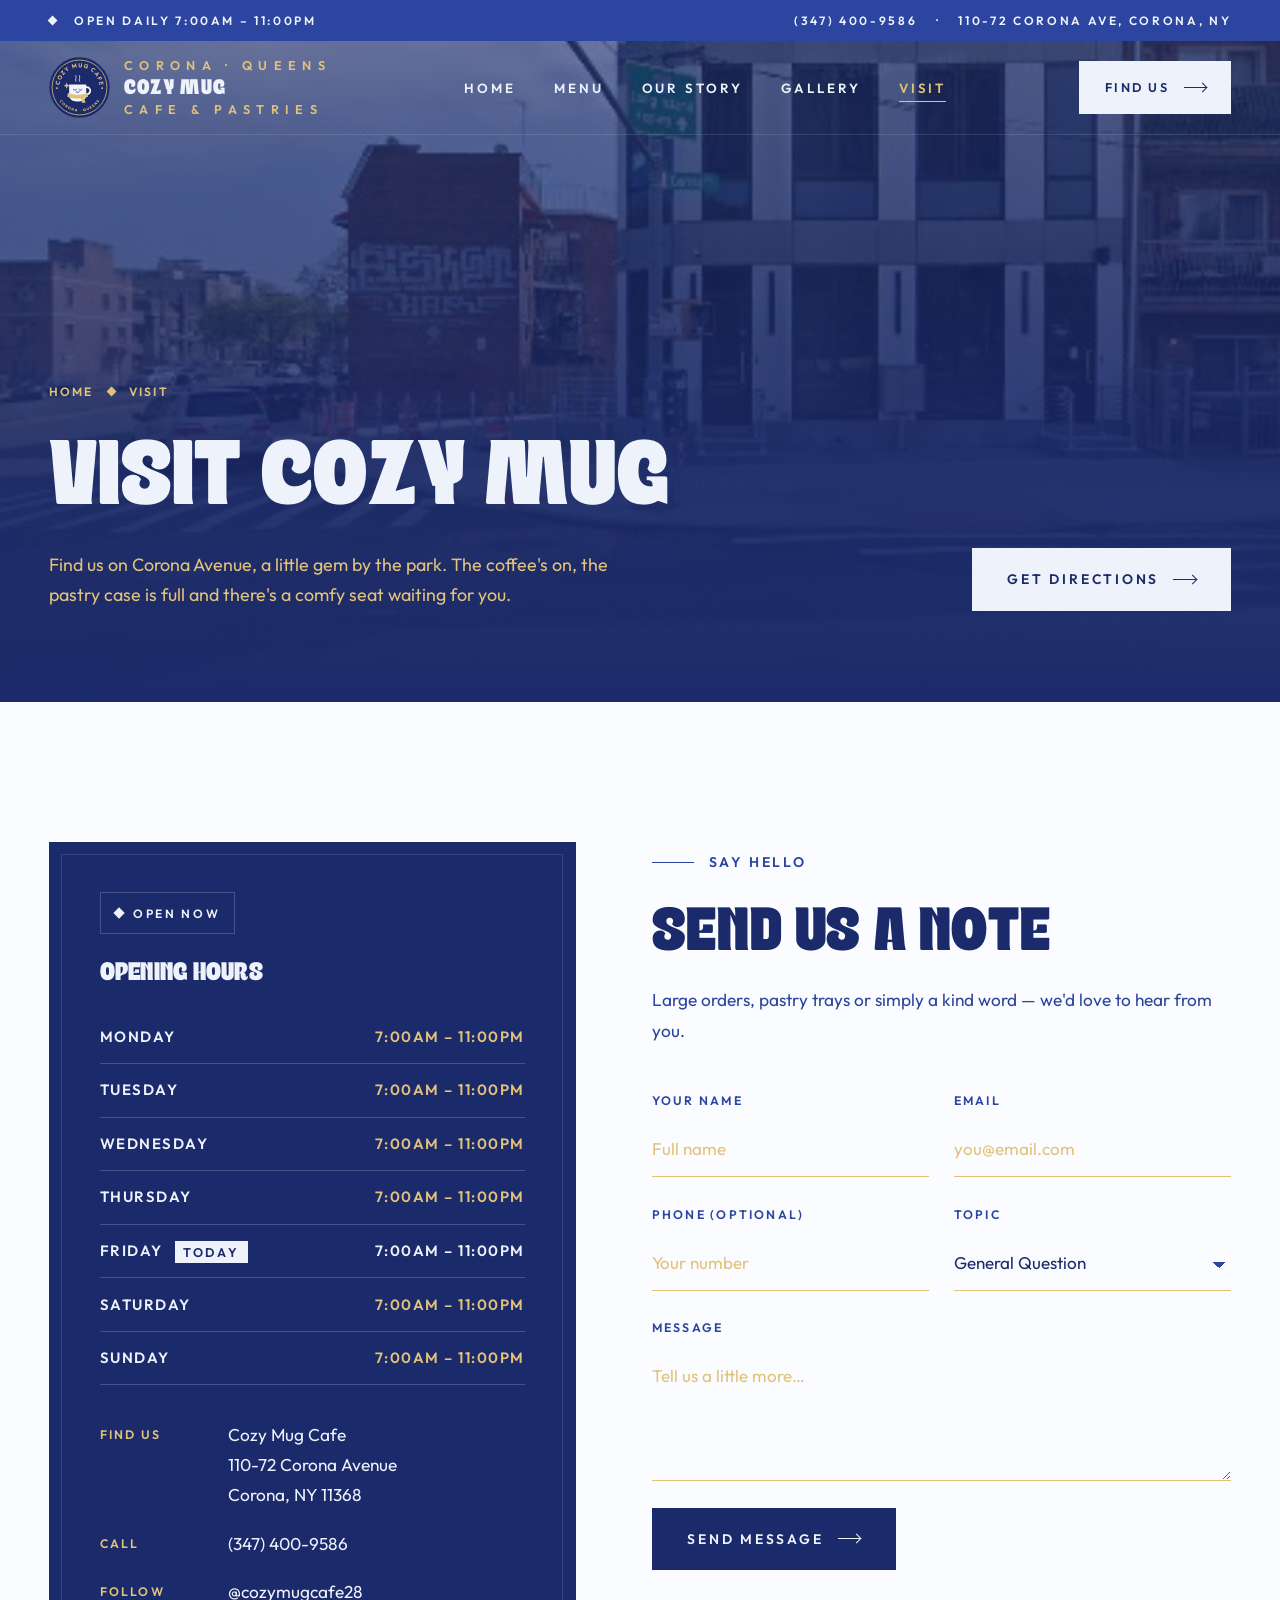
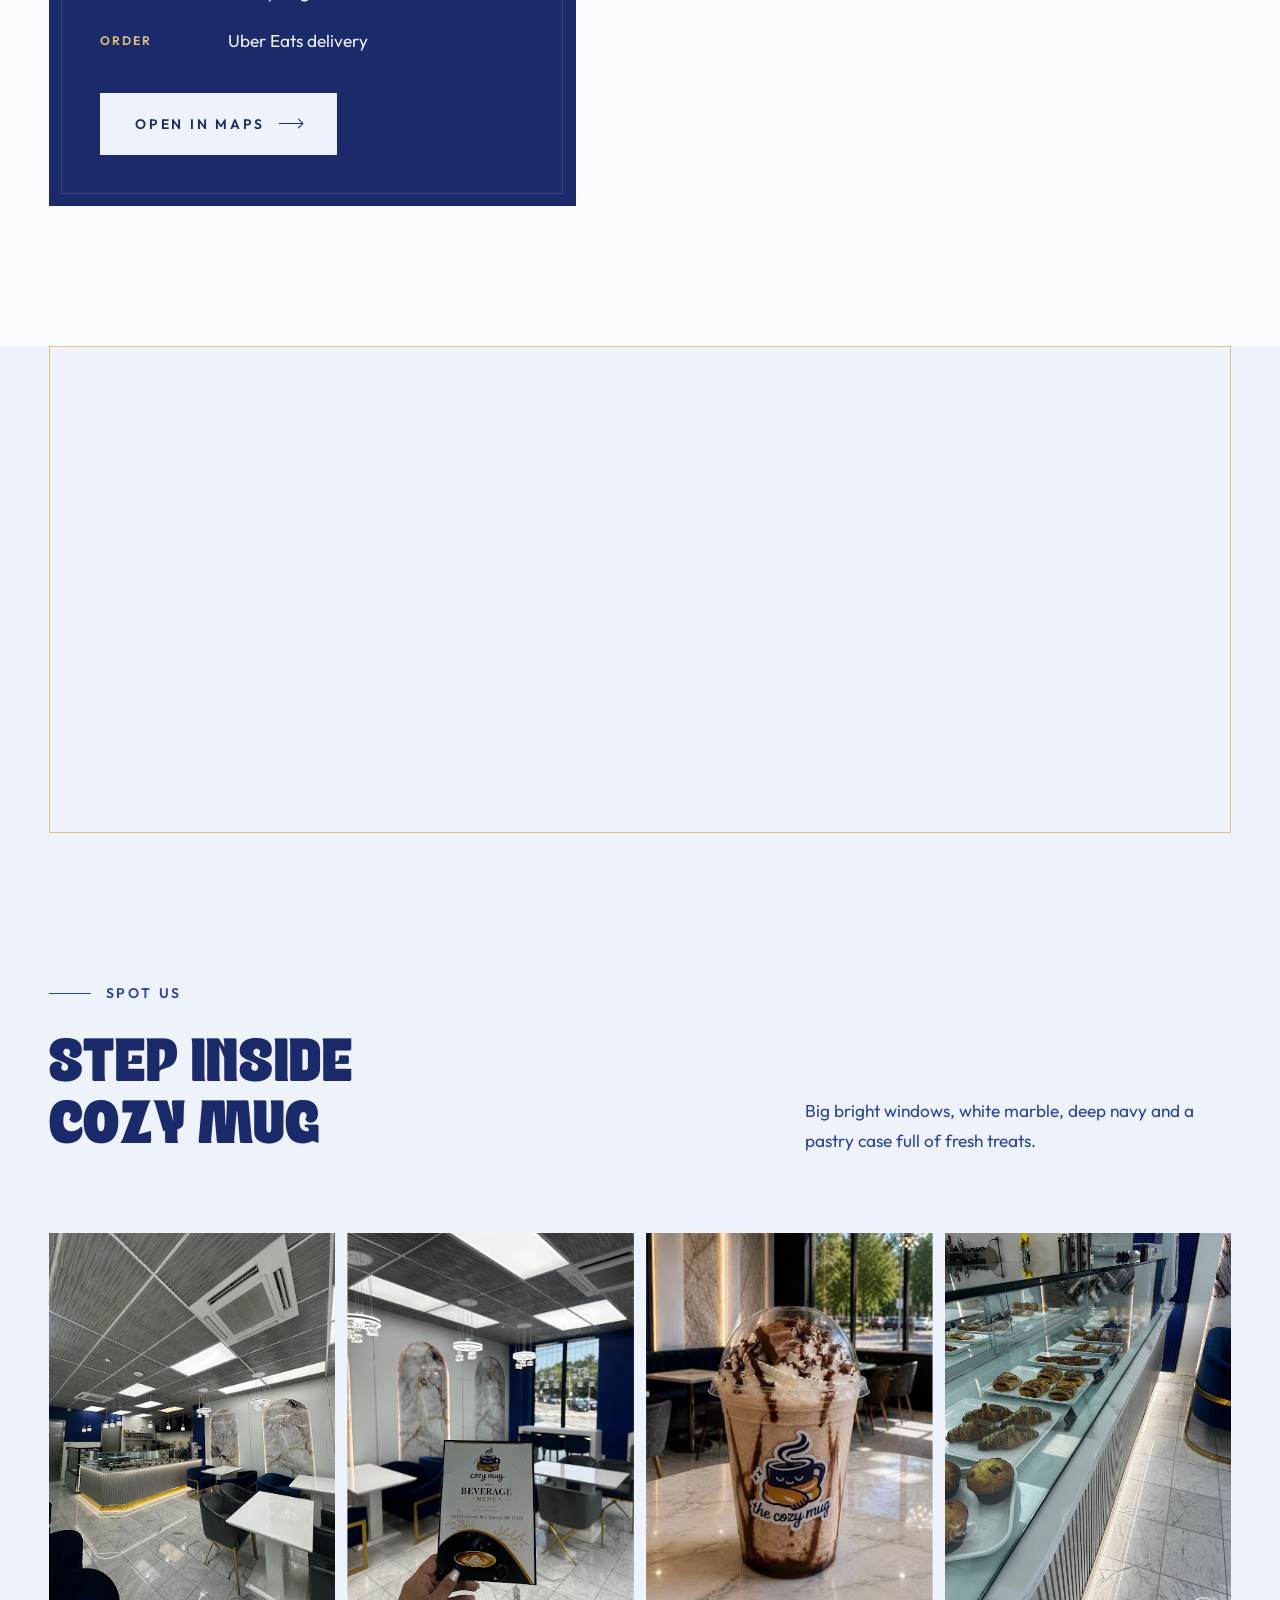
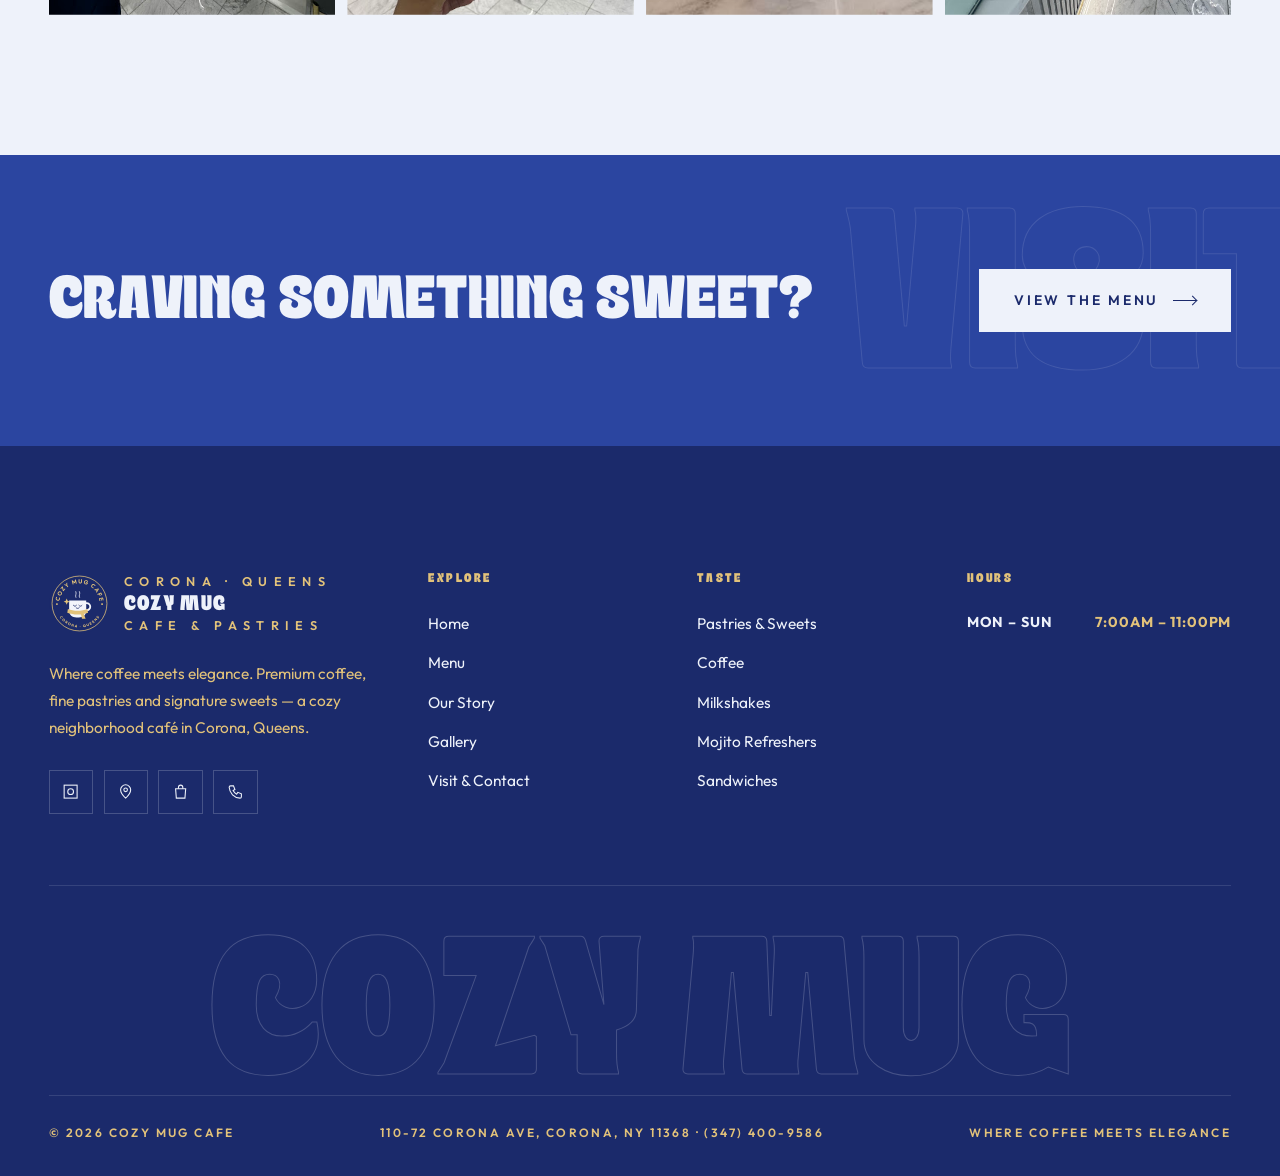
<file: visit.html>
<!DOCTYPE html>
<html lang="en">
<head>
  <meta charset="UTF-8">
  <meta name="viewport" content="width=device-width, initial-scale=1.0">
  <title>Visit & Contact — Cozy Mug Cafe</title>
  <meta name="description" content="Find Cozy Mug Cafe at 110-72 Corona Ave, Corona, Queens. Open daily 7AM–11PM. Call (347) 400-9586, get directions, order on Uber Eats or send us a message.">
  <meta name="theme-color" content="#1B2A6B">
  <meta property="og:title" content="Visit & Contact — Cozy Mug Cafe">
  <meta property="og:description" content="Find Cozy Mug Cafe at 110-72 Corona Ave, Corona, Queens. Open daily 7AM–11PM. Call (347) 400-9586, get directions, order on Uber Eats or send us a message.">
  <meta property="og:image" content="assets/images/unnamed%20%2875%29.jpg">
  <link rel="icon" href="assets/logo.svg" type="image/svg+xml">
  <link rel="preconnect" href="https://fonts.googleapis.com">
  <link rel="preconnect" href="https://fonts.gstatic.com" crossorigin>
  <link href="https://fonts.googleapis.com/css2?family=Outfit:wght@400;500;600;700&display=swap" rel="stylesheet">
  <link rel="preload" as="image" href="assets/images/thumbnail.jpg" fetchpriority="high">
  <link rel="stylesheet" href="css/style.css">
</head>
<body>

<header class="site-header">
  <div class="topbar">
    <div class="container">
      <div class="t-items"><span class="diamond"></span><span>Open Daily 7:00AM – 11:00PM</span></div>
      <div class="t-items t-hide"><a href="tel:+13474009586">(347) 400-9586</a><span>·</span><span>110-72 Corona Ave, Corona, NY</span></div>
    </div>
  </div>
  <nav class="navbar" aria-label="Main">
    <div class="container">
      <a href="index.html" class="logo" aria-label="Cozy Mug Cafe home">
        <span class="logo-mark"><img src="assets/logo.svg" alt="" width="60" height="60"></span>
        <span class="logo-text"><small>CORONA · QUEENS</small><strong>COZY MUG</strong><small>CAFE &amp; PASTRIES</small></span>
      </a>
      <ul class="nav-links">
        <li><a href="index.html">Home</a></li>
        <li><a href="menu.html">Menu</a></li>
        <li><a href="about.html">Our Story</a></li>
        <li><a href="gallery.html">Gallery</a></li>
        <li><a href="visit.html" class="active" aria-current="page">Visit</a></li>
      </ul>
      <a href="visit.html" class="btn btn--light nav-cta">Find Us <span class="arrow"></span></a>
      <button class="menu-toggle" aria-label="Open menu" aria-expanded="false"><span></span><span></span><span></span></button>
    </div>
  </nav>
</header>

<div class="mobile-nav" aria-label="Mobile">
  <a class="m-link" href="index.html"><small>01</small>Home</a>
  <a class="m-link" href="menu.html"><small>02</small>Menu</a>
  <a class="m-link" href="about.html"><small>03</small>Our Story</a>
  <a class="m-link" href="gallery.html"><small>04</small>Gallery</a>
  <a class="m-link" href="visit.html"><small>05</small>Visit</a>
  <div class="m-foot">Open Daily 7:00AM – 11:00PM<br>110-72 Corona Ave, Corona, NY 11368<br><a href="tel:+13474009586">(347) 400-9586</a></div>
</div>

<main>
<section class="page-hero">
  <div class="bg" data-parallax style="background-image:url('assets/images/thumbnail.jpg')"></div>
  <div class="container">
    <div class="crumbs"><a href="index.html">Home</a><span class="diamond"></span><span>Visit</span></div>
    <div class="hero-foot">
      <div>
        <h1>Visit Cozy Mug</h1>
        <p class="lead">Find us on Corona Avenue, a little gem by the park. The coffee's on, the pastry case is full and there's a comfy seat waiting for you.</p>
      </div>
      <a href="https://www.google.com/maps/place/Cozy+mug+cafe/@40.7406034,-73.8503123,17z/data=!3m1!4b1!4m6!3m5!1s0x89c25fe4f057a025:0x7ff0e25086aa0521!8m2!3d40.7406034!4d-73.8503123!16s%2Fg%2F11zhb9tx_v" target="_blank" rel="noopener" class="btn btn--light">Get Directions <span class="arrow"></span></a>
    </div>
  </div>
</section>

<section class="section bg-white">
  <div class="container contact-grid">
    <div class="card-dark reveal">
      <div class="status"><i></i><span>Checking hours…</span></div>
      <h3>Opening Hours</h3>
      <table class="hours">
        <tr data-day="1"><td>Monday</td><td>7:00AM – 11:00PM</td></tr>
        <tr data-day="2"><td>Tuesday</td><td>7:00AM – 11:00PM</td></tr>
        <tr data-day="3"><td>Wednesday</td><td>7:00AM – 11:00PM</td></tr>
        <tr data-day="4"><td>Thursday</td><td>7:00AM – 11:00PM</td></tr>
        <tr data-day="5"><td>Friday</td><td>7:00AM – 11:00PM</td></tr>
        <tr data-day="6"><td>Saturday</td><td>7:00AM – 11:00PM</td></tr>
        <tr data-day="0"><td>Sunday</td><td>7:00AM – 11:00PM</td></tr>
      </table>
      <div class="info-list">
        <div><span>Find Us</span><p>Cozy Mug Cafe<br>110-72 Corona Avenue<br>Corona, NY 11368</p></div>
        <div><span>Call</span><p><a href="tel:+13474009586">(347) 400-9586</a></p></div>
        <div><span>Follow</span><p><a href="https://www.instagram.com/cozymugcafe28/" target="_blank" rel="noopener">@cozymugcafe28</a></p></div>
        <div><span>Order</span><p><a href="https://www.ubereats.com/store/cozy-mug-cafe-corona/ZBiuWTn1Vh2CCpgEub1LkA" target="_blank" rel="noopener">Uber Eats delivery</a></p></div>
      </div>
      <div class="btn-row">
        <a href="https://www.google.com/maps/place/Cozy+mug+cafe/@40.7406034,-73.8503123,17z/data=!3m1!4b1!4m6!3m5!1s0x89c25fe4f057a025:0x7ff0e25086aa0521!8m2!3d40.7406034!4d-73.8503123!16s%2Fg%2F11zhb9tx_v" target="_blank" rel="noopener" class="btn btn--light">Open in Maps <span class="arrow"></span></a>
      </div>
    </div>

    <div>
      <span class="eyebrow reveal">Say Hello</span>
      <h2 class="reveal" style="margin-bottom:22px">Send Us a Note</h2>
      <p class="muted reveal" style="margin-bottom:44px">Large orders, pastry trays or simply a kind word — we'd love to hear from you.</p>
      <form id="contact-form" class="form reveal" novalidate>
        <div class="field"><label for="f-name">Your Name</label><input id="f-name" name="name" type="text" placeholder="Full name" required></div>
        <div class="field"><label for="f-email">Email</label><input id="f-email" name="email" type="email" placeholder="you@email.com" required></div>
        <div class="field"><label for="f-phone">Phone (Optional)</label><input id="f-phone" name="phone" type="tel" placeholder="Your number"></div>
        <div class="field"><label for="f-topic">Topic</label>
          <select id="f-topic" name="topic">
            <option>General Question</option>
            <option>Catering &amp; Large Orders</option>
            <option>Private Events</option>
            <option>Feedback</option>
          </select>
        </div>
        <div class="field full"><label for="f-msg">Message</label><textarea id="f-msg" name="message" placeholder="Tell us a little more…" required></textarea></div>
        <button type="submit" class="btn">Send Message <span class="arrow"></span></button>
        <p class="form-note" role="status" aria-live="polite"></p>
      </form>
    </div>
  </div>
</section>

<section class="section bg-cream" style="padding-top:0">
  <div class="container">
    <div class="map-wrap reveal">
      <iframe title="Map to Cozy Mug Cafe" src="https://www.google.com/maps?q=Cozy+mug+cafe,+110-72+Corona+Ave,+Corona,+NY+11368&amp;ll=40.7406034,-73.8503123&amp;z=17&amp;output=embed" decoding="async" referrerpolicy="no-referrer-when-downgrade"></iframe>
    </div>
  </div>
</section>

<section class="section bg-cream" style="padding-top:0">
  <div class="container">
    <div class="section-head">
      <div>
        <span class="eyebrow reveal">Spot Us</span>
        <h2 class="reveal">Step Inside<br>Cozy Mug</h2>
      </div>
      <p class="muted reveal">Big bright windows, white marble, deep navy and a pastry case full of fresh treats.</p>
    </div>
    <div class="exterior-row">
      <figure class="reveal-img"><img src="assets/images/unnamed%20%2832%29.jpg" alt="The counter and navy seating" decoding="async"></figure>
      <figure class="reveal-img d1"><img src="assets/images/unnamed%20%2833%29.jpg" alt="Beverage menu in the dining room" decoding="async"></figure>
      <figure class="reveal-img d2"><img src="assets/images/unnamed%20%2875%29.jpg" alt="Frappe by the window" decoding="async"></figure>
      <figure class="reveal-img d3"><img src="assets/images/unnamed%20%2839%29.jpg" alt="The pastry display case" decoding="async"></figure>
    </div>
  </div>
</section>

<section class="cta-band">
  <div class="ghost-word" aria-hidden="true">Visit</div>
  <div class="container">
    <h2 class="reveal">Craving Something Sweet?</h2>
    <a href="menu.html" class="btn btn--light reveal">View the Menu <span class="arrow"></span></a>
  </div>
</section>
</main>

<footer class="site-footer">
  <div class="container">
    <div class="footer-top">
      <div>
        <a href="index.html" class="logo">
          <span class="logo-mark"><img src="assets/logo.svg" alt="" width="60" height="60"></span>
          <span class="logo-text"><small>CORONA · QUEENS</small><strong>COZY MUG</strong><small>CAFE &amp; PASTRIES</small></span>
        </a>
        <p>Where coffee meets elegance. Premium coffee, fine pastries and signature sweets — a cozy neighborhood café in Corona, Queens.</p>
        <div class="socials">
          <a href="https://www.instagram.com/cozymugcafe28/" target="_blank" rel="noopener" aria-label="Instagram @cozymugcafe28"><svg viewBox="0 0 24 24"><rect x="3" y="3" width="18" height="18"/><circle cx="12" cy="12" r="4"/><path d="M17.5 6.5h.01"/></svg></a>
          <a href="https://www.google.com/maps/place/Cozy+mug+cafe/@40.7406034,-73.8503123,17z/data=!3m1!4b1!4m6!3m5!1s0x89c25fe4f057a025:0x7ff0e25086aa0521!8m2!3d40.7406034!4d-73.8503123!16s%2Fg%2F11zhb9tx_v" target="_blank" rel="noopener" aria-label="Cozy Mug Cafe on Google Maps"><svg viewBox="0 0 24 24"><path d="M12 21s-7-6.2-7-11.5A7 7 0 0 1 19 9.5C19 14.8 12 21 12 21z"/><circle cx="12" cy="9.5" r="2.5"/></svg></a>
          <a href="https://www.ubereats.com/store/cozy-mug-cafe-corona/ZBiuWTn1Vh2CCpgEub1LkA" target="_blank" rel="noopener" aria-label="Order on Uber Eats"><svg viewBox="0 0 24 24"><path d="M5 8h14l-1 13H6z"/><path d="M9 8V6a3 3 0 0 1 6 0v2"/></svg></a>
          <a href="tel:+13474009586" aria-label="Call (347) 400-9586"><svg viewBox="0 0 24 24"><path d="M5 4h4l2 5-2.5 1.5a11 11 0 0 0 5 5L15 13l5 2v4a2 2 0 0 1-2 2A16 16 0 0 1 3 6a2 2 0 0 1 2-2"/></svg></a>
        </div>
      </div>
      <div>
        <h4>Explore</h4>
        <ul>
          <li><a href="index.html">Home</a></li>
          <li><a href="menu.html">Menu</a></li>
          <li><a href="about.html">Our Story</a></li>
          <li><a href="gallery.html">Gallery</a></li>
          <li><a href="visit.html">Visit &amp; Contact</a></li>
        </ul>
      </div>
      <div>
        <h4>Taste</h4>
        <ul>
          <li><a href="menu.html#pastries">Pastries &amp; Sweets</a></li>
          <li><a href="menu.html#coffee">Coffee</a></li>
          <li><a href="menu.html#shakes">Milkshakes</a></li>
          <li><a href="menu.html#refreshers">Mojito Refreshers</a></li>
          <li><a href="menu.html#sandwiches">Sandwiches</a></li>
        </ul>
      </div>
      <div>
        <h4>Hours</h4>
        <ul class="footer-hours">
          <li><span>Mon – Sun</span><span>7:00AM – 11:00PM</span></li>
        </ul>
      </div>
    </div>
    <div class="footer-word" aria-hidden="true">Cozy Mug</div>
    <div class="footer-bottom">
      <span>© <span data-year>2026</span> Cozy Mug Cafe</span>
      <span>110-72 Corona Ave, Corona, NY 11368 · <a href="tel:+13474009586">(347) 400-9586</a></span>
      <span>Where Coffee Meets Elegance</span>
    </div>
  </div>
</footer>

<button class="back-top" aria-label="Back to top"><svg viewBox="0 0 24 24"><path d="M12 19V5M5 12l7-7 7 7"/></svg></button>

<script src="js/main.js"></script>
</body>
</html>
</file>
<file: css/style.css>
/* =========================================================
   COZY MUG CAFE — premium stylesheet (blue & gold)
   Palette (only these five):
   White #FBFCFF · Cream #EEF2FA · Beige #E2C27A
   Coffee Bean #2B45A0 · Espresso Brown #1B2A6B
   ========================================================= */

@font-face {
  font-family: "Food Brand";
  src: url("../food-brand-demo.regular.otf") format("opentype");
  font-weight: normal;
  font-style: normal;
  font-display: swap;
}

:root {
  --white: #FBFCFF;
  --cream: #EEF2FA;
  --beige: #E2C27A;
  --coffee: #2B45A0;
  --espresso: #1B2A6B;

  /* tints built only from the palette */
  --espresso-92: rgba(27, 42, 107, .92);
  --espresso-80: rgba(27, 42, 107, .80);
  --espresso-60: rgba(27, 42, 107, .60);
  --espresso-15: rgba(27, 42, 107, .15);
  --cream-70: rgba(238, 242, 250, .70);
  --cream-20: rgba(238, 242, 250, .20);
  --cream-12: rgba(238, 242, 250, .12);
  --beige-40: rgba(226, 194, 122, .40);

  /* brand font for headings only; the demo font has no numerals, Outfit supplies them */
  --font-display: "Food Brand", "Outfit", system-ui, sans-serif;
  --font: "Outfit", system-ui, sans-serif;

  /* viewport scaling: --vw and --vh are 1% of the DESIGN viewport,
     --z is the factor the page is scaled by on screens wider than it */
  --z: 1;
  --vw: 1vw;
  --vh: 1vh;

  --container: 1320px;
  --gutter: clamp(16px, calc(4 * var(--vw)), 48px);
  --section: clamp(80px, calc(11 * var(--vw)), 160px);
  --ease: cubic-bezier(.22, .61, .36, 1);
  --ease-out: cubic-bezier(.16, 1, .3, 1);
}

/* ---------- reset ---------- */
*, *::before, *::after { box-sizing: border-box; margin: 0; padding: 0; border-radius: 0; }
html { scroll-behavior: smooth; -webkit-text-size-adjust: 100%; }
body {
  font-family: var(--font);
  font-weight: 400;
  font-size: 1.0625rem;
  line-height: 1.75;
  letter-spacing: 0;
  color: var(--espresso);
  background: var(--white);
  -webkit-font-smoothing: antialiased;
  overflow-x: hidden;
}
img { display: block; max-width: 100%; height: auto; }
a { color: inherit; text-decoration: none; }
button, input, textarea, select { font: inherit; color: inherit; letter-spacing: inherit; }
button { cursor: pointer; background: none; border: 0; }
ul { list-style: none; }
::selection { background: var(--coffee); color: var(--cream); }

::-webkit-scrollbar { width: 10px; }
::-webkit-scrollbar-track { background: var(--cream); }
::-webkit-scrollbar-thumb { background: var(--coffee); }

h1, h2, h3, h4, h5, h6,
.logo-mark, .logo-text strong, .marquee-group, .hero-bg-word, .ghost-word, .footer-word, .hero-badge strong {
  font-family: var(--font-display);
  font-weight: normal;
  font-synthesis: none;
}
h1, h2, h3, h4, h5, h6 {
  font-weight: normal;
  text-transform: uppercase;
  line-height: 1.02;
  letter-spacing: .01em;
}
h1 { font-size: clamp(2.9rem, calc(7.2 * var(--vw)), 6.6rem); }
h2 { font-size: clamp(2.2rem, calc(4.8 * var(--vw)), 4.2rem); }
h3 { font-size: clamp(1.35rem, calc(2 * var(--vw)), 1.7rem); }
h4 { font-size: 1.1rem; letter-spacing: .06em; }

.container { width: 100%; max-width: var(--container); margin: 0 auto; padding: 0 var(--gutter); }
.section { padding: var(--section) 0; position: relative; overflow-x: clip; }
.bg-white { background: var(--white); }
.bg-cream { background: var(--cream); }
.bg-beige { background: var(--beige); }
.bg-coffee { background: var(--coffee); color: var(--cream); }
.bg-espresso { background: var(--espresso); color: var(--cream); }

.accent { color: var(--beige); }
.bg-cream .accent, .bg-white .accent, .bg-beige .accent { color: var(--coffee); }

/* ---------- eyebrow / labels ---------- */
.eyebrow {
  display: inline-flex; align-items: center; gap: 14px;
  font-size: .86rem; letter-spacing: .2em; text-transform: uppercase;
  color: var(--coffee); margin-bottom: 26px;
}
.eyebrow::before { content: ""; width: 42px; height: 1px; background: currentColor; }
.bg-espresso .eyebrow, .bg-coffee .eyebrow, .hero .eyebrow, .page-hero .eyebrow, .quote-band .eyebrow, .card-dark .eyebrow, .cta-band .eyebrow { color: var(--beige); }

.lead { font-size: clamp(1.1rem, calc(1.4 * var(--vw)), 1.25rem); line-height: 1.7; }
.muted { color: var(--coffee); }
.bg-espresso .muted, .bg-coffee .muted { color: var(--beige); }

/* ---------- buttons ---------- */
.btn {
  position: relative; display: inline-flex; align-items: center; gap: 14px;
  padding: 18px 34px; font-size: .85rem; letter-spacing: .2em; text-transform: uppercase;
  border: 1px solid var(--espresso); color: var(--cream); background: var(--espresso);
  overflow: hidden; isolation: isolate; transition: color .5s var(--ease);
  white-space: nowrap;
}
.btn::before {
  content: ""; position: absolute; inset: 0; z-index: -1;
  background: var(--coffee); transform: scaleY(0); transform-origin: bottom;
  transition: transform .5s var(--ease-out);
}
.btn:hover::before { transform: scaleY(1); }
.btn .arrow { width: 22px; height: 1px; background: currentColor; position: relative; transition: width .4s var(--ease); }
.btn .arrow::after {
  content: ""; position: absolute; right: 0; top: -3px; width: 7px; height: 7px;
  border-top: 1px solid currentColor; border-right: 1px solid currentColor; transform: rotate(45deg);
}
.btn:hover .arrow { width: 32px; }

.btn--light { background: var(--cream); color: var(--espresso); border-color: var(--cream); }
.btn--light::before { background: var(--white); }
.btn--outline { background: transparent; color: var(--espresso); }
.btn--outline::before { background: var(--espresso); }
.btn--outline:hover { color: var(--cream); }
.btn--outline-light { background: transparent; color: var(--cream); border-color: var(--cream-70); }
.btn--outline-light::before { background: var(--cream); }
.btn--outline-light:hover { color: var(--espresso); }

.link-line {
  display: inline-flex; align-items: center; gap: 12px;
  font-size: .85rem; letter-spacing: .2em; text-transform: uppercase;
  padding-bottom: 6px; position: relative;
}
.link-line::after {
  content: ""; position: absolute; left: 0; bottom: 0; width: 100%; height: 1px;
  background: currentColor; transform-origin: right; transition: transform .5s var(--ease-out);
}
.link-line:hover::after { transform: scaleX(0); transform-origin: left; }

/* ---------- diamond divider glyph ---------- */
.diamond { display: inline-block; width: 7px; height: 7px; background: currentColor; transform: rotate(45deg); flex: none; }

/* =========================================================
   HEADER
   ========================================================= */
.site-header { position: fixed; inset: 0 0 auto 0; z-index: 100; color: var(--cream); }
.topbar {
  background: var(--coffee); font-size: .74rem; letter-spacing: .22em; text-transform: uppercase;
  overflow: hidden; max-height: 40px; transition: max-height .5s var(--ease);
}
.topbar .container { display: flex; justify-content: space-between; align-items: center; height: 40px; gap: 24px; }
.topbar .t-items { display: flex; align-items: center; gap: 18px; }
.topbar a:hover { color: var(--beige); }
.site-header.scrolled .topbar { max-height: 0; }

.navbar { transition: background .5s var(--ease), box-shadow .5s var(--ease); border-bottom: 1px solid var(--cream-12); }
.site-header.scrolled .navbar { background: var(--espresso-92); backdrop-filter: blur(10px); -webkit-backdrop-filter: blur(10px); }
.navbar .container { display: flex; align-items: center; justify-content: space-between; height: 92px; transition: height .5s var(--ease); }
.site-header.scrolled .navbar .container { height: 76px; }

.logo { display: flex; align-items: center; gap: 14px; line-height: 1; }
.logo-mark { width: 60px; height: 60px; flex: none; display: block; transition: width .5s var(--ease), height .5s var(--ease); }
.logo-mark img { width: 100%; height: 100%; display: block; }
.site-header.scrolled .logo-mark { width: 52px; height: 52px; }
.logo-text { display: flex; flex-direction: column; gap: 5px; }
.logo-text strong { font-weight: normal; font-size: 1.3rem; letter-spacing: .06em; }
.logo-text small { font-size: .78rem; letter-spacing: .5em; color: var(--beige); }

.nav-links { display: flex; align-items: center; gap: clamp(22px, calc(3 * var(--vw)), 44px); }
.nav-links a {
  font-size: .82rem; letter-spacing: .22em; text-transform: uppercase; position: relative; padding: 6px 0;
}
.nav-links a::after {
  content: ""; position: absolute; left: 0; bottom: 0; height: 1px; width: 100%;
  background: var(--beige); transform: scaleX(0); transform-origin: right; transition: transform .45s var(--ease-out);
}
.nav-links a:hover::after, .nav-links a.active::after { transform: scaleX(1); transform-origin: left; }
.nav-links a.active { color: var(--beige); }
.nav-cta { padding: 14px 24px; font-size: .78rem; }

.menu-toggle { display: none; width: 46px; height: 46px; border: 1px solid var(--cream-20); position: relative; z-index: 120; }
.menu-toggle span { position: absolute; left: 12px; right: 12px; height: 1px; background: var(--cream); transition: transform .4s var(--ease), opacity .3s; }
.menu-toggle span:nth-child(1) { top: 17px; }
.menu-toggle span:nth-child(2) { top: 23px; }
.menu-toggle span:nth-child(3) { top: 29px; }
body.nav-open .menu-toggle span:nth-child(1) { transform: translateY(6px) rotate(45deg); }
body.nav-open .menu-toggle span:nth-child(2) { opacity: 0; }
body.nav-open .menu-toggle span:nth-child(3) { transform: translateY(-6px) rotate(-45deg); }

.mobile-nav {
  position: fixed; inset: 0; z-index: 110; background: var(--espresso); color: var(--cream);
  display: flex; flex-direction: column; justify-content: center; padding: 120px var(--gutter) 40px;
  clip-path: inset(0 0 100% 0); transition: clip-path .7s var(--ease-out); visibility: hidden;
}
body.nav-open .mobile-nav { clip-path: inset(0 0 0 0); visibility: visible; }
body.nav-open { overflow: hidden; }
.mobile-nav a.m-link {
  display: flex; align-items: baseline; gap: 18px; font-size: clamp(2.2rem, calc(10 * var(--vw)), 3.4rem);
  text-transform: uppercase; line-height: 1.25; border-bottom: 1px solid var(--cream-12); padding: 10px 0;
}
.mobile-nav a.m-link small { font-size: .8rem; color: var(--beige); letter-spacing: .2em; }
.mobile-nav .m-foot { margin-top: 40px; font-size: .8rem; letter-spacing: .18em; text-transform: uppercase; color: var(--beige); line-height: 2; }

/* =========================================================
   HOME HERO
   ========================================================= */
.hero {
  position: relative; min-height: calc(100 * var(--vh)); background: var(--espresso); color: var(--cream);
  padding: 190px 0 90px; overflow: hidden; display: flex; align-items: center;
}
.hero-bg-word {
  position: absolute; left: calc(-2 * var(--vw)); bottom: calc(-4 * var(--vw)); font-size: calc(26 * var(--vw)); line-height: .8; text-transform: uppercase;
  color: transparent; -webkit-text-stroke: 1px var(--cream-12); pointer-events: none; white-space: nowrap; user-select: none;
}
.hero-grid { display: grid; grid-template-columns: 1.08fr 1fr; gap: clamp(40px, calc(6 * var(--vw)), 96px); align-items: center; position: relative; }
.hero h1 { margin-bottom: 30px; }
.hero h1 .line { display: block; overflow: hidden; }
.hero h1 .line > span { display: inline-block; transform: translateY(105%); animation: rise 1.1s var(--ease-out) forwards; }
.hero h1 .line:nth-child(2) > span { animation-delay: .12s; }
.hero h1 .line:nth-child(3) > span { animation-delay: .24s; }
@keyframes rise { to { transform: translateY(0); } }
.hero .lead { max-width: 520px; color: var(--beige); margin-bottom: 42px; }
.hero-actions { display: flex; flex-wrap: wrap; gap: 16px; margin-bottom: 64px; }
.hero-meta { display: grid; grid-template-columns: repeat(3, auto); gap: 0; border-top: 1px solid var(--cream-20); padding-top: 26px; max-width: 560px; }
.hero-meta div { padding-right: 26px; margin-right: 26px; border-right: 1px solid var(--cream-20); }
.hero-meta div:last-child { border: 0; margin: 0; padding: 0; }
.hero-meta span { display: block; font-size: .76rem; letter-spacing: .18em; color: var(--beige); text-transform: uppercase; }
.hero-meta strong { font-weight: normal; font-size: 1.05rem; letter-spacing: .06em; text-transform: uppercase; }

.hero-collage { position: relative; display: grid; grid-template-columns: 1.25fr 1fr; grid-template-rows: 1fr 1fr; gap: 16px; height: min(calc(72 * var(--vh)), 680px); }
.hero-collage figure { position: relative; overflow: hidden; }
.hero-collage figure:first-child { grid-row: span 2; }
.hero-collage img { width: 100%; height: 100%; object-fit: cover; transform: scale(1.08); animation: settle 1.8s var(--ease-out) forwards; }
@keyframes settle { to { transform: scale(1); } }
.hero-collage::before {
  content: ""; position: absolute; inset: -18px 18px 18px -18px; border: 1px solid var(--cream-20); pointer-events: none;
}
/* desktop: collage fills the whole right side of the hero, under the nav to the bottom edge */
@media (min-width: 1101px) {
  .hero-grid { position: static; }
  .hero-collage { position: absolute; top: 132px; right: 0; bottom: 0; width: calc(46 * var(--vw)); height: auto; gap: 12px; z-index: 1; }
  .hero-collage::before { display: none; }
  .hero-badge { bottom: 56px; }
}
.hero-badge {
  position: absolute; left: -42px; bottom: 40px; background: var(--cream); color: var(--espresso);
  padding: 22px 26px; max-width: 250px; z-index: 2; box-shadow: 0 30px 60px -30px rgba(27, 42, 107, .8);
}
.hero-badge span { display: block; font-size: .74rem; letter-spacing: .2em; text-transform: uppercase; color: var(--coffee); margin-bottom: 6px; }
.hero-badge strong { font-weight: normal; font-size: 1.35rem; text-transform: uppercase; line-height: 1.1; display: block; }
.hero-badge p { font-size: .88rem; line-height: 1.5; color: var(--coffee); margin-top: 8px; }

.scroll-cue { position: absolute; left: 50%; bottom: 28px; transform: translateX(-50%); display: flex; flex-direction: column; align-items: center; gap: 10px; font-size: .78rem; letter-spacing: .22em; color: var(--beige); text-transform: uppercase; }
.scroll-cue i { width: 1px; height: 46px; background: var(--cream-20); position: relative; overflow: hidden; }
.scroll-cue i::after { content: ""; position: absolute; left: 0; top: -50%; width: 1px; height: 50%; background: var(--cream); animation: drip 2.2s var(--ease) infinite; }
@keyframes drip { to { top: 100%; } }

/* =========================================================
   MARQUEE
   ========================================================= */
.marquee { background: var(--cream); color: var(--espresso); overflow: hidden; border-block: 1px solid var(--beige); padding: 26px 0; }
.marquee-track { display: flex; width: max-content; animation: marquee 40s linear infinite; }
.marquee:hover .marquee-track { animation-play-state: paused; }
.marquee-group { display: flex; align-items: center; gap: 40px; padding-right: 40px; font-size: clamp(1.4rem, calc(2.6 * var(--vw)), 2.2rem); text-transform: uppercase; white-space: nowrap; }
.marquee-group .diamond { color: var(--coffee); width: 10px; height: 10px; }
.marquee-group .ghost { color: transparent; -webkit-text-stroke: 1px var(--espresso); }
@keyframes marquee { to { transform: translateX(-50%); } }

/* =========================================================
   STORY / INTRO
   ========================================================= */
.split { display: grid; grid-template-columns: 1fr 1fr; gap: clamp(48px, calc(7 * var(--vw)), 120px); align-items: center; }
.split--reverse > :first-child { order: 2; }

.stack-images { position: relative; padding: 0 12% 16% 0; }
.stack-images .img-main { overflow: hidden; aspect-ratio: 4 / 5; }
.stack-images .img-main img { width: 100%; height: 100%; object-fit: cover; }
.stack-images .img-float {
  position: absolute; right: 0; bottom: 0; width: 48%; aspect-ratio: 3 / 4; overflow: hidden;
  border: 12px solid var(--white); box-shadow: 0 40px 70px -40px rgba(27, 42, 107, .55);
}
.bg-cream .stack-images .img-float { border-color: var(--cream); }
.stack-images .img-float img { width: 100%; height: 100%; object-fit: cover; }
.stack-images .frame-line { position: absolute; top: -22px; left: -22px; width: 60%; height: 60%; border-top: 1px solid var(--coffee); border-left: 1px solid var(--coffee); pointer-events: none; }
.stack-images .tag {
  position: absolute; left: 24px; top: 24px; background: var(--espresso); color: var(--cream);
  font-size: .76rem; letter-spacing: .2em; text-transform: uppercase; padding: 10px 16px;
}

.text-block h2 { margin-bottom: 28px; }
.text-block p + p { margin-top: 18px; }
.text-block .btn, .text-block .link-line { margin-top: 40px; }

.features { display: grid; grid-template-columns: repeat(3, 1fr); margin-top: 44px; border-top: 1px solid var(--beige); }
.features div { padding: 24px 20px 0 0; }
.features div + div { padding-left: 20px; border-left: 1px solid var(--beige); }
.features strong { display: block; font-weight: normal; font-size: 1.05rem; text-transform: uppercase; letter-spacing: .04em; line-height: 1.2; margin-bottom: 6px; }
.features span { font-size: .9rem; color: var(--coffee); line-height: 1.5; display: block; }

/* =========================================================
   SECTION HEADERS
   ========================================================= */
.section-head { display: flex; justify-content: space-between; align-items: flex-end; gap: 40px; margin-bottom: clamp(48px, calc(6 * var(--vw)), 80px); flex-wrap: wrap; }
.section-head h2 { max-width: 760px; }
.section-head p { max-width: 420px; }
.section-head.center { flex-direction: column; align-items: center; text-align: center; }
.section-head.center .eyebrow::after { content: ""; width: 42px; height: 1px; background: currentColor; }

/* =========================================================
   SIGNATURE DRINKS
   ========================================================= */
.sig-grid { display: grid; grid-template-columns: repeat(3, 1fr); gap: clamp(20px, calc(2.4 * var(--vw)), 36px); }
.sig-card { position: relative; }
.sig-card .media { position: relative; overflow: hidden; aspect-ratio: 3 / 4; margin-bottom: 28px; }
.sig-card .media img { width: 100%; height: 100%; object-fit: cover; transition: transform 1.2s var(--ease-out); }
.sig-card:hover .media img { transform: scale(1.07); }
.sig-card .media::after { content: ""; position: absolute; inset: 14px; border: 1px solid var(--cream-20); transition: inset .6s var(--ease-out); pointer-events: none; }
.sig-card:hover .media::after { inset: 22px; }
.sig-card .num { position: absolute; top: 24px; left: 24px; z-index: 1; font-size: .78rem; letter-spacing: .18em; background: var(--espresso); color: var(--cream); padding: 8px 12px; }
.sig-card .kind { font-size: .78rem; letter-spacing: .2em; text-transform: uppercase; color: var(--beige); display: block; margin-bottom: 10px; }
.sig-card h3 { margin-bottom: 12px; }
.sig-card p { color: var(--beige); font-size: .98rem; line-height: 1.65; max-width: 360px; }
.sig-grid .sig-card:nth-child(2) { margin-top: 70px; }

/* =========================================================
   MENU PREVIEW (tabs)
   ========================================================= */
.tabs { display: flex; gap: 0; border-bottom: 1px solid var(--beige); margin-bottom: 50px; overflow-x: auto; scrollbar-width: none; }
.tabs::-webkit-scrollbar { display: none; }
.tab-btn {
  padding: 18px 28px; font-size: .82rem; letter-spacing: .2em; text-transform: uppercase; color: var(--coffee);
  position: relative; white-space: nowrap; transition: color .3s;
}
.tab-btn::after { content: ""; position: absolute; left: 0; right: 0; bottom: -1px; height: 2px; background: var(--espresso); transform: scaleX(0); transition: transform .5s var(--ease-out); }
.tab-btn.active { color: var(--espresso); }
.tab-btn.active::after { transform: scaleX(1); }

.menu-preview { display: grid; grid-template-columns: 1fr 420px; gap: clamp(40px, calc(6 * var(--vw)), 90px); align-items: start; }
.tab-panel { display: none; }
.tab-panel.active { display: block; animation: fadeUp .7s var(--ease-out); }
@keyframes fadeUp { from { opacity: 0; transform: translateY(18px); } to { opacity: 1; transform: none; } }

.menu-list li { display: grid; grid-template-columns: 1fr auto; gap: 6px 20px; padding: 22px 0; border-bottom: 1px solid var(--beige-40); }
.menu-list li:first-child { padding-top: 0; }
.menu-list h4 { display: flex; align-items: baseline; gap: 16px; font-size: 1.15rem; letter-spacing: .04em; }
.menu-list .tag-sm { font-size: .76rem; letter-spacing: .22em; text-transform: uppercase; background: var(--espresso); color: var(--cream); padding: 4px 9px; line-height: 1.4; }
.menu-list .opt { font-size: .74rem; letter-spacing: .2em; text-transform: uppercase; color: var(--coffee); align-self: center; }
.menu-list p { grid-column: 1 / -1; color: var(--coffee); font-size: .95rem; line-height: 1.6; }

.preview-media { position: sticky; top: 120px; }
.preview-media .frame { position: relative; aspect-ratio: 4 / 5; overflow: hidden; }
.preview-media img { position: absolute; inset: 0; width: 100%; height: 100%; object-fit: cover; opacity: 0; transform: scale(1.05); transition: opacity .8s var(--ease), transform 1.2s var(--ease-out); }
.preview-media img.active { opacity: 1; transform: scale(1); }
.preview-media .caption { margin-top: 18px; display: flex; justify-content: space-between; font-size: .75rem; letter-spacing: .22em; text-transform: uppercase; color: var(--coffee); }

/* =========================================================
   THE SPACE MOSAIC
   ========================================================= */
.mosaic { display: grid; grid-template-columns: repeat(12, 1fr); grid-auto-rows: 110px; gap: 16px; }
.mosaic figure { position: relative; overflow: hidden; }
.mosaic img { width: 100%; height: 100%; object-fit: cover; transition: transform 1.2s var(--ease-out); }
.mosaic figure:hover img { transform: scale(1.06); }
.mosaic figcaption {
  position: absolute; left: 0; bottom: 0; background: var(--espresso); color: var(--cream);
  font-size: .74rem; letter-spacing: .18em; text-transform: uppercase; padding: 10px 14px;
  transform: translateY(100%); transition: transform .5s var(--ease-out);
}
.mosaic figure:hover figcaption { transform: none; }
.m-a { grid-column: 1 / 6; grid-row: span 6; }
.m-b { grid-column: 6 / 10; grid-row: span 3; }
.m-c { grid-column: 10 / 13; grid-row: span 4; }
.m-d { grid-column: 6 / 10; grid-row: span 3; }
.m-e { grid-column: 10 / 13; grid-row: span 2; }

/* =========================================================
   NEON QUOTE BAND
   ========================================================= */
.quote-band { position: relative; color: var(--cream); padding: clamp(120px, calc(16 * var(--vw)), 220px) 0; overflow: hidden; text-align: center; }
.quote-band .bg { position: absolute; inset: -10% 0; background-size: cover; background-position: center; will-change: transform; }
.quote-band::after { content: ""; position: absolute; inset: 0; background: linear-gradient(180deg, var(--espresso-80), var(--espresso-92)); }
.quote-band .container { position: relative; z-index: 1; }
.quote-band h2 { font-size: clamp(2.6rem, calc(7 * var(--vw)), 6rem); margin-bottom: 26px; }
.quote-band p { max-width: 640px; margin: 0 auto 40px; color: var(--beige); }

/* =========================================================
   BAKEHOUSE ROW
   ========================================================= */
.bake-grid { display: grid; grid-template-columns: repeat(4, 1fr); gap: 0; border-top: 1px solid var(--beige); border-left: 1px solid var(--beige); }
.bake-item { border-right: 1px solid var(--beige); border-bottom: 1px solid var(--beige); padding: 22px; background: var(--white); transition: background .5s var(--ease); }
.bake-item:hover { background: var(--cream); }
.bake-item .media { aspect-ratio: 1 / 1.15; overflow: hidden; margin-bottom: 22px; }
.bake-item .media img { width: 100%; height: 100%; object-fit: cover; transition: transform 1.1s var(--ease-out); }
.bake-item:hover .media img { transform: scale(1.06); }
.bake-item span { font-size: .74rem; letter-spacing: .18em; text-transform: uppercase; color: var(--coffee); }
.bake-item h3 { font-size: 1.3rem; margin: 8px 0 8px; }
.bake-item p { font-size: .92rem; color: var(--coffee); line-height: 1.55; }

/* =========================================================
   INSTA STRIP
   ========================================================= */
.strip { display: grid; grid-template-columns: repeat(6, 1fr); gap: 12px; }
.strip a { position: relative; aspect-ratio: 3 / 4; overflow: hidden; display: block; }
.strip img { width: 100%; height: 100%; object-fit: cover; transition: transform 1s var(--ease-out); }
.strip a::after { content: "VIEW"; position: absolute; inset: 0; display: grid; place-items: center; background: var(--espresso-60); color: var(--cream); letter-spacing: .22em; font-size: .78rem; opacity: 0; transition: opacity .45s var(--ease); }
.strip a:hover::after { opacity: 1; }
.strip a:hover img { transform: scale(1.08); }

/* =========================================================
   VISIT
   ========================================================= */
.visit-grid { display: grid; grid-template-columns: 1fr 1fr; gap: 0; background: var(--white); }
.visit-media { position: relative; min-height: 560px; overflow: hidden; }
.visit-media img { position: absolute; inset: 0; width: 100%; height: 100%; object-fit: cover; }
.visit-body { padding: clamp(40px, calc(6 * var(--vw)), 90px); }
.visit-body h2 { margin-bottom: 30px; }
.hours { width: 100%; border-collapse: collapse; margin: 10px 0 34px; }
.hours td { padding: 13px 0; border-bottom: 1px solid var(--beige); text-transform: uppercase; letter-spacing: .1em; font-size: .92rem; }
.hours td:last-child { text-align: right; color: var(--coffee); }
.hours tr.today td { color: var(--espresso); }
.hours tr.today td:first-child::after { content: "TODAY"; margin-left: 12px; font-size: .78rem; letter-spacing: .22em; background: var(--espresso); color: var(--cream); padding: 3px 8px; vertical-align: middle; }
.info-list { display: grid; gap: 18px; margin-bottom: 36px; }
.info-list div { display: grid; grid-template-columns: 110px 1fr; gap: 16px; }
.info-list span { font-size: .76rem; letter-spacing: .18em; text-transform: uppercase; color: var(--coffee); padding-top: 4px; }
.btn-row { display: flex; flex-wrap: wrap; gap: 14px; }

/* =========================================================
   PAGE HERO (inner pages)
   ========================================================= */
.page-hero { position: relative; min-height: calc(78 * var(--vh)); display: flex; align-items: flex-end; color: var(--cream); padding: 200px 0 90px; overflow: hidden; background: var(--espresso); }
.page-hero .bg { position: absolute; inset: -8% 0; background-size: cover; background-position: center; will-change: transform; }
.page-hero::after { content: ""; position: absolute; inset: 0; background: linear-gradient(180deg, var(--espresso-60) 0%, var(--espresso-80) 55%, var(--espresso) 100%); }
.page-hero .container { position: relative; z-index: 1; }
.page-hero h1 { max-width: 1000px; }
.page-hero .lead { max-width: 560px; color: var(--beige); margin-top: 26px; }
.crumbs { display: flex; gap: 14px; align-items: center; font-size: .74rem; letter-spacing: .18em; text-transform: uppercase; color: var(--beige); margin-bottom: 28px; }
.crumbs a:hover { color: var(--cream); }
.page-hero .hero-foot { display: flex; justify-content: space-between; align-items: flex-end; gap: 40px; flex-wrap: wrap; }

/* =========================================================
   MENU PAGE
   ========================================================= */
.menu-nav { position: sticky; top: 76px; z-index: 50; background: var(--cream); border-bottom: 1px solid var(--beige); }
.menu-nav .container { display: flex; gap: 0; overflow-x: auto; scrollbar-width: none; }
.menu-nav .container::-webkit-scrollbar { display: none; }
.menu-nav a { padding: 20px 22px; font-size: .78rem; letter-spacing: .2em; text-transform: uppercase; color: var(--coffee); white-space: nowrap; position: relative; }
.menu-nav a::after { content: ""; position: absolute; left: 22px; right: 22px; bottom: -1px; height: 2px; background: var(--espresso); transform: scaleX(0); transition: transform .45s var(--ease-out); }
.menu-nav a:hover, .menu-nav a.active { color: var(--espresso); }
.menu-nav a.active::after { transform: scaleX(1); }

.menu-block { padding: clamp(70px, calc(9 * var(--vw)), 130px) 0; border-bottom: 1px solid var(--beige); scroll-margin-top: 130px; }
.menu-block:last-of-type { border-bottom: 0; }
.menu-block-grid { display: grid; grid-template-columns: 380px 1fr; gap: clamp(40px, calc(6 * var(--vw)), 100px); align-items: start; }
.menu-block-head { position: sticky; top: 170px; }
.menu-block-head .num { font-size: .8rem; letter-spacing: .2em; color: var(--coffee); display: block; margin-bottom: 18px; }
.menu-block-head h2 { font-size: clamp(2.2rem, calc(4 * var(--vw)), 3.4rem); margin-bottom: 18px; }
.menu-block-head p { color: var(--coffee); margin-bottom: 28px; }
.menu-block-head .media { aspect-ratio: 4 / 5; overflow: hidden; }
.menu-block-head .media img { width: 100%; height: 100%; object-fit: cover; }
.menu-block-head .media.duo { aspect-ratio: auto; display: grid; grid-template-columns: 1fr 1fr; gap: 10px; }
.menu-block-head .media.duo img { aspect-ratio: 3 / 4; }

.menu-items { display: grid; grid-template-columns: 1fr 1fr; gap: 0 56px; }
.menu-items.single { grid-template-columns: 1fr; }
.menu-item { padding: 26px 0; border-bottom: 1px solid var(--beige-40); }
.menu-item-top { display: flex; align-items: baseline; gap: 14px; margin-bottom: 8px; }
.menu-item h3 { font-size: 1.25rem; letter-spacing: .04em; }
.menu-item .dots { flex: 1; border-bottom: 1px dotted var(--beige); transform: translateY(-5px); }
.menu-item .note { font-size: .76rem; letter-spacing: .2em; text-transform: uppercase; color: var(--coffee); white-space: nowrap; }
.menu-item p { color: var(--coffee); font-size: .95rem; line-height: 1.6; }
.menu-item .chips { display: flex; flex-wrap: wrap; gap: 8px; margin-top: 12px; }
.chip { font-size: .78rem; letter-spacing: .2em; text-transform: uppercase; border: 1px solid var(--beige); padding: 5px 10px; color: var(--coffee); }
.chip--dark { background: var(--espresso); border-color: var(--espresso); color: var(--cream); }

.feature-drink { display: grid; grid-template-columns: 1fr 1fr; background: var(--espresso); color: var(--cream); margin-top: 20px; }
.feature-drink .media { min-height: 380px; position: relative; overflow: hidden; }
.feature-drink .media img { position: absolute; inset: 0; width: 100%; height: 100%; object-fit: cover; }
.feature-drink .body { padding: clamp(28px, calc(4 * var(--vw)), 54px); display: flex; flex-direction: column; justify-content: center; }
.feature-drink .body h3 { font-size: clamp(1.8rem, calc(3 * var(--vw)), 2.6rem); margin: 6px 0 14px; }
.feature-drink .body p { color: var(--beige); }
.feature-drink .kind { font-size: .76rem; letter-spacing: .2em; text-transform: uppercase; color: var(--beige); }

.custom-grid { display: grid; grid-template-columns: 1fr 1fr; gap: 1px; background: var(--beige); border: 1px solid var(--beige); }
.custom-grid > div { background: var(--white); padding: clamp(28px, calc(4 * var(--vw)), 48px); }
.custom-grid h3 { margin-bottom: 20px; }
.custom-grid ul { display: flex; flex-wrap: wrap; gap: 10px; }
.custom-grid li { font-size: .82rem; letter-spacing: .16em; text-transform: uppercase; border: 1px solid var(--beige); padding: 10px 16px; transition: background .3s, color .3s; }
.custom-grid li:hover { background: var(--espresso); color: var(--cream); border-color: var(--espresso); }

.board-band { display: grid; grid-template-columns: 1.2fr 1fr; gap: clamp(40px, calc(6 * var(--vw)), 90px); align-items: center; }
.board-band .media { position: relative; }
.board-band .media img { width: 100%; }
.board-band .media::before { content: ""; position: absolute; inset: 18px -18px -18px 18px; border: 1px solid var(--beige); z-index: -1; }

/* =========================================================
   ABOUT PAGE
   ========================================================= */
.big-statement { font-size: clamp(1.8rem, calc(3.8 * var(--vw)), 3.3rem); line-height: 1.15; text-transform: uppercase; max-width: 1100px; }
.big-statement em { font-style: normal; color: var(--coffee); }
.bg-espresso .big-statement em { color: var(--beige); }

.values { display: grid; grid-template-columns: repeat(3, 1fr); border-top: 1px solid var(--cream-20); }
.value { padding: 48px 40px 10px 0; }
.value + .value { padding-left: 40px; border-left: 1px solid var(--cream-20); }
.value .num { font-size: .8rem; letter-spacing: .2em; color: var(--beige); display: block; margin-bottom: 40px; }
.value h3 { margin-bottom: 16px; }
.value p { color: var(--beige); }

.timeline { display: grid; grid-template-columns: repeat(4, 1fr); gap: 0; border-top: 1px solid var(--beige); }
.timeline > div { padding: 34px 28px 0 0; position: relative; }
.timeline > div::before { content: ""; position: absolute; top: -5px; left: 0; width: 9px; height: 9px; background: var(--espresso); transform: rotate(45deg); }
.timeline span { font-size: .78rem; letter-spacing: .2em; text-transform: uppercase; color: var(--coffee); display: block; margin-bottom: 12px; }
.timeline h3 { font-size: 1.3rem; margin-bottom: 10px; }
.timeline p { font-size: .95rem; color: var(--coffee); line-height: 1.6; }

.people-grid { display: grid; grid-template-columns: repeat(4, 1fr); gap: 16px; }
.people-grid figure { overflow: hidden; aspect-ratio: 3 / 4; position: relative; }
.people-grid figure:nth-child(even) { transform: translateY(50px); }
.people-grid img { width: 100%; height: 100%; object-fit: cover; transition: transform 1.2s var(--ease-out); }
.people-grid figure:hover img { transform: scale(1.06); }

/* =========================================================
   GALLERY PAGE
   ========================================================= */
.filters { display: flex; flex-wrap: wrap; gap: 10px; justify-content: center; margin-bottom: 60px; }
.filter-btn { padding: 13px 22px; font-size: .76rem; letter-spacing: .2em; text-transform: uppercase; border: 1px solid var(--beige); color: var(--coffee); transition: all .35s var(--ease); }
.filter-btn:hover { border-color: var(--espresso); color: var(--espresso); }
.filter-btn.active { background: var(--espresso); border-color: var(--espresso); color: var(--cream); }
.filter-btn sup { font-size: .74rem; margin-left: 6px; letter-spacing: 0; }

.masonry { columns: 4 260px; column-gap: 16px; }
.g-item { break-inside: avoid; margin-bottom: 16px; position: relative; overflow: hidden; cursor: zoom-in; display: block; width: 100%; background: var(--cream); }
.g-item img { width: 100%; transition: transform 1.1s var(--ease-out), filter .6s; }
.g-item:hover img { transform: scale(1.05); }
.g-item::after { content: ""; position: absolute; inset: 0; background: linear-gradient(0deg, var(--espresso-80), transparent 50%); opacity: 0; transition: opacity .45s; }
.g-item:hover::after { opacity: 1; }
.g-item .g-cap { position: absolute; left: 18px; right: 18px; bottom: 16px; z-index: 1; color: var(--cream); font-size: .78rem; letter-spacing: .22em; text-transform: uppercase; transform: translateY(12px); opacity: 0; transition: all .45s var(--ease-out); text-align: left; }
.g-item:hover .g-cap { transform: none; opacity: 1; }
.g-item.hide { display: none; }

.lightbox { position: fixed; inset: 0; z-index: 200; background: var(--espresso-92); display: grid; place-items: center; opacity: 0; visibility: hidden; transition: opacity .45s var(--ease), visibility .45s; backdrop-filter: blur(8px); -webkit-backdrop-filter: blur(8px); }
.lightbox.open { opacity: 1; visibility: visible; }
.lightbox figure { max-width: min(calc(88 * var(--vw)), 900px); max-height: calc(84 * var(--vh)); display: flex; flex-direction: column; align-items: center; }
.lightbox img { max-height: calc(76 * var(--vh)); width: auto; max-width: 100%; border: 10px solid var(--white); transform: scale(.96); transition: transform .5s var(--ease-out); }
.lightbox.open img { transform: none; }
.lightbox figcaption { margin-top: 16px; color: var(--cream); font-size: .75rem; letter-spacing: .18em; text-transform: uppercase; text-align: center; }
.lb-btn { position: absolute; width: 56px; height: 56px; border: 1px solid var(--cream-20); color: var(--cream); display: grid; place-items: center; transition: background .3s, color .3s; }
.lb-btn:hover { background: var(--cream); color: var(--espresso); }
.lb-close { top: 24px; right: 24px; }
.lb-prev { left: 24px; top: 50%; transform: translateY(-50%); }
.lb-next { right: 24px; top: 50%; transform: translateY(-50%); }
.lb-btn svg { width: 20px; height: 20px; stroke: currentColor; fill: none; stroke-width: 1.4; }

/* =========================================================
   CONTACT / VISIT PAGE
   ========================================================= */
.contact-grid { display: grid; grid-template-columns: 1fr 1.1fr; gap: clamp(40px, calc(6 * var(--vw)), 100px); align-items: start; }
.form { display: grid; grid-template-columns: 1fr 1fr; gap: 26px 24px; }
.field { display: flex; flex-direction: column; gap: 10px; }
.field.full { grid-column: 1 / -1; }
.field label { font-size: .76rem; letter-spacing: .18em; text-transform: uppercase; color: var(--coffee); }
.field input, .field textarea, .field select {
  background: transparent; border: 0; border-bottom: 1px solid var(--beige); padding: 12px 0; font-size: 1.05rem; outline: none;
  color: var(--espresso); transition: border-color .3s; appearance: none; -webkit-appearance: none;
}
.field select { background-image: linear-gradient(45deg, transparent 50%, var(--coffee) 50%), linear-gradient(135deg, var(--coffee) 50%, transparent 50%); background-position: calc(100% - 12px) 55%, calc(100% - 6px) 55%; background-size: 6px 6px; background-repeat: no-repeat; cursor: pointer; }
.field textarea { resize: vertical; min-height: 130px; }
.field input:focus, .field textarea:focus, .field select:focus { border-color: var(--espresso); }
.field input::placeholder, .field textarea::placeholder { color: var(--beige); }
.form .btn { justify-self: start; }
.form-note { grid-column: 1 / -1; font-size: .9rem; color: var(--coffee); min-height: 1.6em; }

.card-dark { background: var(--espresso); color: var(--cream); padding: clamp(32px, calc(4 * var(--vw)), 56px); position: relative; }
.card-dark::before { content: ""; position: absolute; inset: 12px; border: 1px solid var(--cream-12); pointer-events: none; }
.card-dark h3 { margin-bottom: 24px; }
.card-dark .hours td { border-color: var(--cream-20); }
.card-dark .info-list span { color: var(--beige); }
.card-dark .hours td:last-child { color: var(--beige); }
.card-dark .hours tr.today td { color: var(--cream); }
.card-dark .hours tr.today td:first-child::after { background: var(--cream); color: var(--espresso); }
.status { display: inline-flex; align-items: center; gap: 10px; font-size: .74rem; letter-spacing: .22em; text-transform: uppercase; padding: 9px 14px; border: 1px solid var(--cream-20); margin-bottom: 26px; }
.status i { width: 8px; height: 8px; background: var(--beige); transform: rotate(45deg); }
.status.open i { background: var(--cream); animation: pulse 1.8s var(--ease) infinite; }
@keyframes pulse { 50% { opacity: .25; } }

.map-wrap { position: relative; height: 480px; border: 1px solid var(--beige); background: var(--cream); }
.map-wrap iframe { width: 100%; height: 100%; border: 0; filter: grayscale(1) sepia(.55) contrast(.92) brightness(.98); }

.exterior-row { display: grid; grid-template-columns: repeat(4, 1fr); gap: 12px; }
.exterior-row figure { aspect-ratio: 3 / 4; overflow: hidden; }
.exterior-row img { width: 100%; height: 100%; object-fit: cover; transition: transform 1.1s var(--ease-out); }
.exterior-row figure:hover img { transform: scale(1.06); }

/* =========================================================
   CTA BAND
   ========================================================= */
.cta-band { background: var(--coffee); color: var(--cream); padding: clamp(70px, calc(9 * var(--vw)), 120px) 0; position: relative; overflow: hidden; }
.cta-band .container { display: flex; justify-content: space-between; align-items: center; gap: 40px; flex-wrap: wrap; position: relative; }
.cta-band h2 { max-width: 760px; }
.cta-band .ghost-word { position: absolute; right: calc(-3 * var(--vw)); top: 50%; transform: translateY(-50%); font-size: calc(18 * var(--vw)); line-height: 1; color: transparent; -webkit-text-stroke: 1px var(--cream-12); text-transform: uppercase; pointer-events: none; white-space: nowrap; }

/* =========================================================
   FOOTER
   ========================================================= */
.site-footer { background: var(--espresso); color: var(--cream); padding-top: clamp(80px, calc(10 * var(--vw)), 130px); }
.footer-top { display: grid; grid-template-columns: 1.5fr 1fr 1fr 1.2fr; gap: 48px; padding-bottom: 70px; border-bottom: 1px solid var(--cream-12); }
.footer-top .logo { margin-bottom: 26px; }
.footer-top p { color: var(--beige); font-size: .95rem; max-width: 320px; }
.footer-top h4 { font-size: .78rem; letter-spacing: .2em; color: var(--beige); margin-bottom: 24px; }
.footer-top li { margin-bottom: 12px; font-size: .95rem; }
.footer-top li a { transition: color .3s, padding .4s var(--ease); }
.footer-top li a:hover { color: var(--beige); padding-left: 8px; }
.footer-hours li { display: flex; justify-content: space-between; gap: 16px; text-transform: uppercase; letter-spacing: .06em; font-size: .88rem; }
.footer-hours li span:last-child { color: var(--beige); }
.socials { display: flex; gap: 10px; margin-top: 28px; }
.socials a { width: 44px; height: 44px; border: 1px solid var(--cream-20); display: grid; place-items: center; transition: background .35s, color .35s; }
.socials a:hover { background: var(--cream); color: var(--espresso); }
.socials svg { width: 17px; height: 17px; fill: none; stroke: currentColor; stroke-width: 1.5; }
.footer-word { font-size: calc(15.5 * var(--vw)); line-height: .8; text-transform: uppercase; text-align: center; color: transparent; -webkit-text-stroke: 1px var(--cream-20); padding-top: 50px; white-space: nowrap; overflow: hidden; user-select: none; }
.footer-bottom { display: flex; justify-content: space-between; gap: 20px; flex-wrap: wrap; padding: 26px 0 32px; font-size: .74rem; letter-spacing: .2em; text-transform: uppercase; color: var(--beige); border-top: 1px solid var(--cream-12); }

/* =========================================================
   REVEAL ANIMATIONS
   ========================================================= */
.reveal { opacity: 0; transform: translateY(40px); transition: opacity 1s var(--ease-out), transform 1s var(--ease-out); }
.reveal.in { opacity: 1; transform: none; }
.reveal-img > img { clip-path: inset(0 0 100% 0); transition: clip-path 1.3s var(--ease-out), transform 1.2s var(--ease-out); }
.reveal-img.in > img { clip-path: inset(0 0 0 0); }
.reveal-img.d1 > img { transition-delay: .1s, 0s; } .reveal-img.d2 > img { transition-delay: .2s, 0s; } .reveal-img.d3 > img { transition-delay: .3s, 0s; }
.d1 { transition-delay: .1s; } .d2 { transition-delay: .2s; } .d3 { transition-delay: .3s; } .d4 { transition-delay: .4s; }

.back-top { position: fixed; right: 24px; bottom: 24px; z-index: 90; width: 52px; height: 52px; background: var(--espresso); color: var(--cream); border: 1px solid var(--cream-20); display: grid; place-items: center; opacity: 0; transform: translateY(20px); transition: all .45s var(--ease-out); pointer-events: none; }
.back-top.show { opacity: 1; transform: none; pointer-events: auto; }
.back-top:hover { background: var(--coffee); }
.back-top svg { width: 18px; height: 18px; stroke: currentColor; fill: none; stroke-width: 1.5; }

/* =========================================================
   RESPONSIVE
   ========================================================= */
@media (max-width: 1100px) {
  .nav-links, .nav-cta { display: none; }
  .menu-toggle { display: block; }
  .hero-grid { grid-template-columns: 1fr; }
  .hero-collage { height: 560px; }
  .hero-badge { left: 16px; bottom: 16px; }
  .menu-preview { grid-template-columns: 1fr; }
  .preview-media { display: none; }
  .footer-top { grid-template-columns: 1fr 1fr; }
  .menu-block-grid { grid-template-columns: 1fr; }
  .menu-block-head { position: static; }
  .menu-block-head .media { aspect-ratio: 16 / 10; }
  .bake-grid { grid-template-columns: repeat(2, 1fr); }
  .timeline { grid-template-columns: 1fr 1fr; gap: 40px 0; }
}
@media (max-width: 900px) {
  .split, .contact-grid, .board-band, .visit-grid, .feature-drink { grid-template-columns: 1fr; }
  .split--reverse > :first-child { order: 0; }
  .sig-grid { grid-template-columns: 1fr; gap: 56px; }
  .sig-grid .sig-card:nth-child(2) { margin-top: 0; }
  .sig-card .media { aspect-ratio: 4 / 5; }
  .values { grid-template-columns: 1fr; }
  .value, .value + .value { padding: 40px 0; border-left: 0; border-bottom: 1px solid var(--cream-20); }
  .value .num { margin-bottom: 18px; }
  .strip { grid-template-columns: repeat(3, 1fr); }
  .mosaic { grid-auto-rows: 70px; gap: 10px; }
  .people-grid { grid-template-columns: 1fr 1fr; }
  .exterior-row { grid-template-columns: 1fr 1fr; }
  .visit-media { min-height: 420px; }
  .menu-items { grid-template-columns: 1fr; }
  .custom-grid { grid-template-columns: 1fr; }
  .topbar .t-hide { display: none; }
}
@media (max-width: 640px) {
  body { font-size: 1rem; }
  .hero { padding-top: 160px; }
  .hero-collage { height: 440px; gap: 10px; }
  .hero-collage::before { display: none; }
  .hero-meta { grid-template-columns: 1fr 1fr; gap: 18px 0; }
  .hero-meta div:nth-child(2) { border: 0; margin: 0; padding: 0; }
  .hero-meta div:last-child { grid-column: 1 / -1; }
  .hero-actions .btn { flex: 1 1 100%; justify-content: center; }
  .features { grid-template-columns: 1fr; }
  .features div, .features div + div { padding: 18px 0; border-left: 0; border-bottom: 1px solid var(--beige); }
  .bake-grid { grid-template-columns: 1fr; }
  .strip { grid-template-columns: repeat(2, 1fr); }
  .mosaic { display: grid; grid-template-columns: 1fr 1fr; grid-auto-rows: 180px; }
  .mosaic figure { grid-column: auto !important; grid-row: auto !important; }
  .mosaic .m-a { grid-column: 1 / -1 !important; grid-row: span 2 !important; }
  .footer-top { grid-template-columns: 1fr; gap: 40px; }
  .form { grid-template-columns: 1fr; }
  .timeline { grid-template-columns: 1fr; }
  .people-grid figure:nth-child(even) { transform: none; }
  .info-list div { grid-template-columns: 1fr; gap: 2px; }
  .lb-prev, .lb-next { top: auto; bottom: 24px; transform: none; }
  .lb-prev { left: calc(50% - 64px); } .lb-next { right: calc(50% - 64px); }
  .stack-images .img-float { border-width: 8px; }
  .masonry { columns: 2 140px; column-gap: 10px; }
  .g-item { margin-bottom: 10px; }
  .menu-nav { top: 76px; }
  .menu-item-top { flex-wrap: wrap; }
  .menu-item .dots { display: none; }
  .map-wrap { height: 360px; }
}

@media (prefers-reduced-motion: reduce) {
  *, *::before, *::after { animation-duration: .01ms !important; animation-iteration-count: 1 !important; transition-duration: .01ms !important; scroll-behavior: auto !important; }
  .reveal { opacity: 1; transform: none; }
  .reveal-img > img { clip-path: none; }
}

/* =========================================================
   BODY TYPE — Outfit weights for UI text
   ========================================================= */
.eyebrow, .btn, .link-line, .nav-links a, .topbar, .tab-btn, .menu-nav a, .filter-btn,
.logo-text small, .crumbs, .hero-meta span, .sig-card .kind, .sig-card .num, .bake-item span,
.menu-list .opt, .menu-list .tag-sm, .menu-item .note, .chip, .feature-drink .kind, .custom-grid li,
.menu-block-head .num, .value .num, .timeline span, .info-list span, .field label, .status,
.hours td, .footer-top h4, .footer-bottom, .mosaic figcaption, .g-item .g-cap, .lightbox figcaption,
.preview-media .caption, .stack-images .tag, .hero-badge span, .scroll-cue, .m-foot { font-weight: 600; }
.hero-meta strong, .features strong, .footer-hours li, .mobile-nav a.m-link, .big-statement { font-weight: 700; }
.big-statement { letter-spacing: -.01em; line-height: 1.12; }
.mobile-nav a.m-link { letter-spacing: -.01em; }
strong { font-weight: 700; }

/* =========================================================
   REVIEWS
   ========================================================= */
.stars { display: flex; gap: 3px; color: var(--beige); }
.stars svg { width: 16px; height: 16px; fill: currentColor; }
.rating-badge { display: flex; align-items: center; gap: 20px; border: 1px solid var(--cream-20); padding: 20px 26px; }
.rating-badge strong { font-family: var(--font-display); font-weight: normal; font-size: 3.4rem; line-height: 1; }
.rating-badge span { display: block; margin-top: 8px; font-size: .78rem; letter-spacing: .18em; text-transform: uppercase; font-weight: 600; color: var(--beige); }
.review-grid { display: grid; grid-template-columns: repeat(3, 1fr); gap: 20px; }
.review-card { position: relative; border: 1px solid var(--cream-20); display: flex; flex-direction: column; transition: background .5s var(--ease), border-color .5s var(--ease); }
.review-card .r-media { aspect-ratio: 4 / 3; overflow: hidden; }
.review-card .r-media img { width: 100%; height: 100%; object-fit: cover; transition: transform 1.1s var(--ease-out); }
.review-card:hover .r-media img { transform: scale(1.06); }
.review-card .r-body { position: relative; flex: 1; display: flex; flex-direction: column; gap: 22px; padding: 36px 32px 30px; }
.review-card:hover { background: var(--cream-12); border-color: var(--beige-40); }
.review-card .r-body::before { content: "“"; position: absolute; right: 26px; top: 6px; font-family: var(--font-display); font-size: 5.5rem; line-height: 1; color: var(--cream-12); }
.review-card blockquote { font-size: 1.08rem; line-height: 1.65; color: var(--cream); flex: 1; }
.review-card figcaption { display: flex; align-items: center; gap: 14px; padding-top: 20px; border-top: 1px solid var(--cream-12); }
.r-avatar { width: 56px; height: 56px; flex: none; display: grid; place-items: center; background: var(--cream); color: var(--espresso); font-family: var(--font-display); font-size: 1.2rem; overflow: hidden; outline: 1px solid var(--beige-40); outline-offset: 3px; }
.r-avatar img { width: 100%; height: 100%; object-fit: cover; display: block; }
.review-card figcaption strong { display: block; font-weight: 600; letter-spacing: .04em; }
.review-card figcaption small { display: block; font-size: .8rem; color: var(--beige); }
.reviews-cta { justify-content: center; margin-top: 56px; }
@media (max-width: 1100px) { .review-grid { grid-template-columns: 1fr 1fr; } }
@media (max-width: 640px) {
  .review-grid { grid-template-columns: 1fr; }
  .rating-badge { width: 100%; }
  .reviews-cta .btn { flex: 1 1 100%; justify-content: center; }
  .footer-bottom span { line-height: 1.8; }
}

/* =========================================================
   PROPORTIONAL SCALING
   The layout is designed for a 1250px-wide viewport. On any wider
   screen the whole page is scaled up by viewport / 1250, so every
   screen shows the same proportions instead of shrinking the content.
   ========================================================= */
@supports (zoom: 1) {
  @media (min-width: 1250px) {
    :root {
      zoom: var(--z);
      --vw: 12.5px;                  /* 1% of the design viewport */
      --vh: calc(1vh / var(--z)); /* screen-height units, unscaled */
    }
  }

  @media (min-width: 1270px) { :root { --z: 1.016; } }
  @media (min-width: 1290px) { :root { --z: 1.032; } }
  @media (min-width: 1310px) { :root { --z: 1.048; } }
  @media (min-width: 1330px) { :root { --z: 1.064; } }
  @media (min-width: 1350px) { :root { --z: 1.08; } }
  @media (min-width: 1370px) { :root { --z: 1.096; } }
  @media (min-width: 1390px) { :root { --z: 1.112; } }
  @media (min-width: 1410px) { :root { --z: 1.128; } }
  @media (min-width: 1430px) { :root { --z: 1.144; } }
  @media (min-width: 1450px) { :root { --z: 1.16; } }
  @media (min-width: 1470px) { :root { --z: 1.176; } }
  @media (min-width: 1490px) { :root { --z: 1.192; } }
  @media (min-width: 1510px) { :root { --z: 1.208; } }
  @media (min-width: 1530px) { :root { --z: 1.224; } }
  @media (min-width: 1550px) { :root { --z: 1.24; } }
  @media (min-width: 1570px) { :root { --z: 1.256; } }
  @media (min-width: 1590px) { :root { --z: 1.272; } }
  @media (min-width: 1610px) { :root { --z: 1.288; } }
  @media (min-width: 1630px) { :root { --z: 1.304; } }
  @media (min-width: 1650px) { :root { --z: 1.32; } }
  @media (min-width: 1670px) { :root { --z: 1.336; } }
  @media (min-width: 1690px) { :root { --z: 1.352; } }
  @media (min-width: 1710px) { :root { --z: 1.368; } }
  @media (min-width: 1730px) { :root { --z: 1.384; } }
  @media (min-width: 1750px) { :root { --z: 1.4; } }
  @media (min-width: 1770px) { :root { --z: 1.416; } }
  @media (min-width: 1790px) { :root { --z: 1.432; } }
  @media (min-width: 1810px) { :root { --z: 1.448; } }
  @media (min-width: 1830px) { :root { --z: 1.464; } }
  @media (min-width: 1850px) { :root { --z: 1.48; } }
  @media (min-width: 1870px) { :root { --z: 1.496; } }
  @media (min-width: 1890px) { :root { --z: 1.512; } }
  @media (min-width: 1910px) { :root { --z: 1.528; } }
  @media (min-width: 1930px) { :root { --z: 1.544; } }
  @media (min-width: 1950px) { :root { --z: 1.56; } }
  @media (min-width: 1970px) { :root { --z: 1.576; } }
  @media (min-width: 1990px) { :root { --z: 1.592; } }
  @media (min-width: 2010px) { :root { --z: 1.608; } }
  @media (min-width: 2030px) { :root { --z: 1.624; } }
  @media (min-width: 2050px) { :root { --z: 1.64; } }
  @media (min-width: 2070px) { :root { --z: 1.656; } }
  @media (min-width: 2090px) { :root { --z: 1.672; } }
  @media (min-width: 2110px) { :root { --z: 1.688; } }
  @media (min-width: 2130px) { :root { --z: 1.704; } }
  @media (min-width: 2150px) { :root { --z: 1.72; } }
  @media (min-width: 2170px) { :root { --z: 1.736; } }
  @media (min-width: 2190px) { :root { --z: 1.752; } }
  @media (min-width: 2210px) { :root { --z: 1.768; } }
  @media (min-width: 2230px) { :root { --z: 1.784; } }
  @media (min-width: 2250px) { :root { --z: 1.8; } }
  @media (min-width: 2270px) { :root { --z: 1.816; } }
  @media (min-width: 2290px) { :root { --z: 1.832; } }
  @media (min-width: 2310px) { :root { --z: 1.848; } }
  @media (min-width: 2330px) { :root { --z: 1.864; } }
  @media (min-width: 2350px) { :root { --z: 1.88; } }
  @media (min-width: 2370px) { :root { --z: 1.896; } }
  @media (min-width: 2390px) { :root { --z: 1.912; } }
  @media (min-width: 2410px) { :root { --z: 1.928; } }
  @media (min-width: 2430px) { :root { --z: 1.944; } }
  @media (min-width: 2450px) { :root { --z: 1.96; } }
  @media (min-width: 2470px) { :root { --z: 1.976; } }
  @media (min-width: 2490px) { :root { --z: 1.992; } }
  @media (min-width: 2510px) { :root { --z: 2.008; } }
  @media (min-width: 2530px) { :root { --z: 2.024; } }
  @media (min-width: 2550px) { :root { --z: 2.04; } }
  @media (min-width: 2570px) { :root { --z: 2.056; } }
  @media (min-width: 2590px) { :root { --z: 2.072; } }
  @media (min-width: 2610px) { :root { --z: 2.088; } }
  @media (min-width: 2630px) { :root { --z: 2.104; } }
  @media (min-width: 2650px) { :root { --z: 2.12; } }
  @media (min-width: 2670px) { :root { --z: 2.136; } }
  @media (min-width: 2690px) { :root { --z: 2.152; } }
  @media (min-width: 2710px) { :root { --z: 2.168; } }
  @media (min-width: 2730px) { :root { --z: 2.184; } }
  @media (min-width: 2750px) { :root { --z: 2.2; } }
  @media (min-width: 2770px) { :root { --z: 2.216; } }
  @media (min-width: 2790px) { :root { --z: 2.232; } }
  @media (min-width: 2810px) { :root { --z: 2.248; } }
  @media (min-width: 2830px) { :root { --z: 2.264; } }
  @media (min-width: 2850px) { :root { --z: 2.28; } }
  @media (min-width: 2870px) { :root { --z: 2.296; } }
  @media (min-width: 2890px) { :root { --z: 2.312; } }
  @media (min-width: 2910px) { :root { --z: 2.328; } }
  @media (min-width: 2930px) { :root { --z: 2.344; } }
  @media (min-width: 2950px) { :root { --z: 2.36; } }
  @media (min-width: 2970px) { :root { --z: 2.376; } }
  @media (min-width: 2990px) { :root { --z: 2.392; } }
  @media (min-width: 3010px) { :root { --z: 2.408; } }
  @media (min-width: 3030px) { :root { --z: 2.424; } }
  @media (min-width: 3050px) { :root { --z: 2.44; } }
  @media (min-width: 3070px) { :root { --z: 2.456; } }
  @media (min-width: 3090px) { :root { --z: 2.472; } }
  @media (min-width: 3110px) { :root { --z: 2.488; } }
  @media (min-width: 3130px) { :root { --z: 2.504; } }
  @media (min-width: 3150px) { :root { --z: 2.52; } }
  @media (min-width: 3170px) { :root { --z: 2.536; } }
  @media (min-width: 3190px) { :root { --z: 2.552; } }
  @media (min-width: 3210px) { :root { --z: 2.568; } }
  @media (min-width: 3230px) { :root { --z: 2.584; } }
  @media (min-width: 3250px) { :root { --z: 2.6; } }
  @media (min-width: 3270px) { :root { --z: 2.616; } }
  @media (min-width: 3290px) { :root { --z: 2.632; } }
  @media (min-width: 3310px) { :root { --z: 2.648; } }
  @media (min-width: 3330px) { :root { --z: 2.664; } }
  @media (min-width: 3350px) { :root { --z: 2.68; } }
  @media (min-width: 3370px) { :root { --z: 2.696; } }
  @media (min-width: 3390px) { :root { --z: 2.712; } }
  @media (min-width: 3410px) { :root { --z: 2.728; } }
  @media (min-width: 3430px) { :root { --z: 2.744; } }
  @media (min-width: 3450px) { :root { --z: 2.76; } }
  @media (min-width: 3470px) { :root { --z: 2.776; } }
  @media (min-width: 3490px) { :root { --z: 2.792; } }
  @media (min-width: 3510px) { :root { --z: 2.808; } }
  @media (min-width: 3530px) { :root { --z: 2.824; } }
  @media (min-width: 3550px) { :root { --z: 2.84; } }
  @media (min-width: 3570px) { :root { --z: 2.856; } }
  @media (min-width: 3590px) { :root { --z: 2.872; } }
  @media (min-width: 3610px) { :root { --z: 2.888; } }
  @media (min-width: 3630px) { :root { --z: 2.904; } }
  @media (min-width: 3650px) { :root { --z: 2.92; } }
  @media (min-width: 3670px) { :root { --z: 2.936; } }
  @media (min-width: 3690px) { :root { --z: 2.952; } }
  @media (min-width: 3710px) { :root { --z: 2.968; } }
  @media (min-width: 3730px) { :root { --z: 2.984; } }
  @media (min-width: 3750px) { :root { --z: 3; } }
  @media (min-width: 3770px) { :root { --z: 3.016; } }
  @media (min-width: 3790px) { :root { --z: 3.032; } }
  @media (min-width: 3810px) { :root { --z: 3.048; } }
  @media (min-width: 3830px) { :root { --z: 3.064; } }
  @media (min-width: 3850px) { :root { --z: 3.08; } }
  @media (min-width: 3870px) { :root { --z: 3.096; } }
  @media (min-width: 3890px) { :root { --z: 3.112; } }
  @media (min-width: 3910px) { :root { --z: 3.128; } }
  @media (min-width: 3930px) { :root { --z: 3.144; } }
  @media (min-width: 3950px) { :root { --z: 3.16; } }
  @media (min-width: 3970px) { :root { --z: 3.176; } }
  @media (min-width: 3990px) { :root { --z: 3.192; } }
  @media (min-width: 4010px) { :root { --z: 3.208; } }
  @media (min-width: 4030px) { :root { --z: 3.224; } }
  @media (min-width: 4050px) { :root { --z: 3.24; } }
  @media (min-width: 4070px) { :root { --z: 3.256; } }
  @media (min-width: 4090px) { :root { --z: 3.272; } }
  @media (min-width: 4110px) { :root { --z: 3.288; } }
  @media (min-width: 4130px) { :root { --z: 3.304; } }
  @media (min-width: 4150px) { :root { --z: 3.32; } }
  @media (min-width: 4170px) { :root { --z: 3.336; } }
  @media (min-width: 4190px) { :root { --z: 3.352; } }
}
</file>
